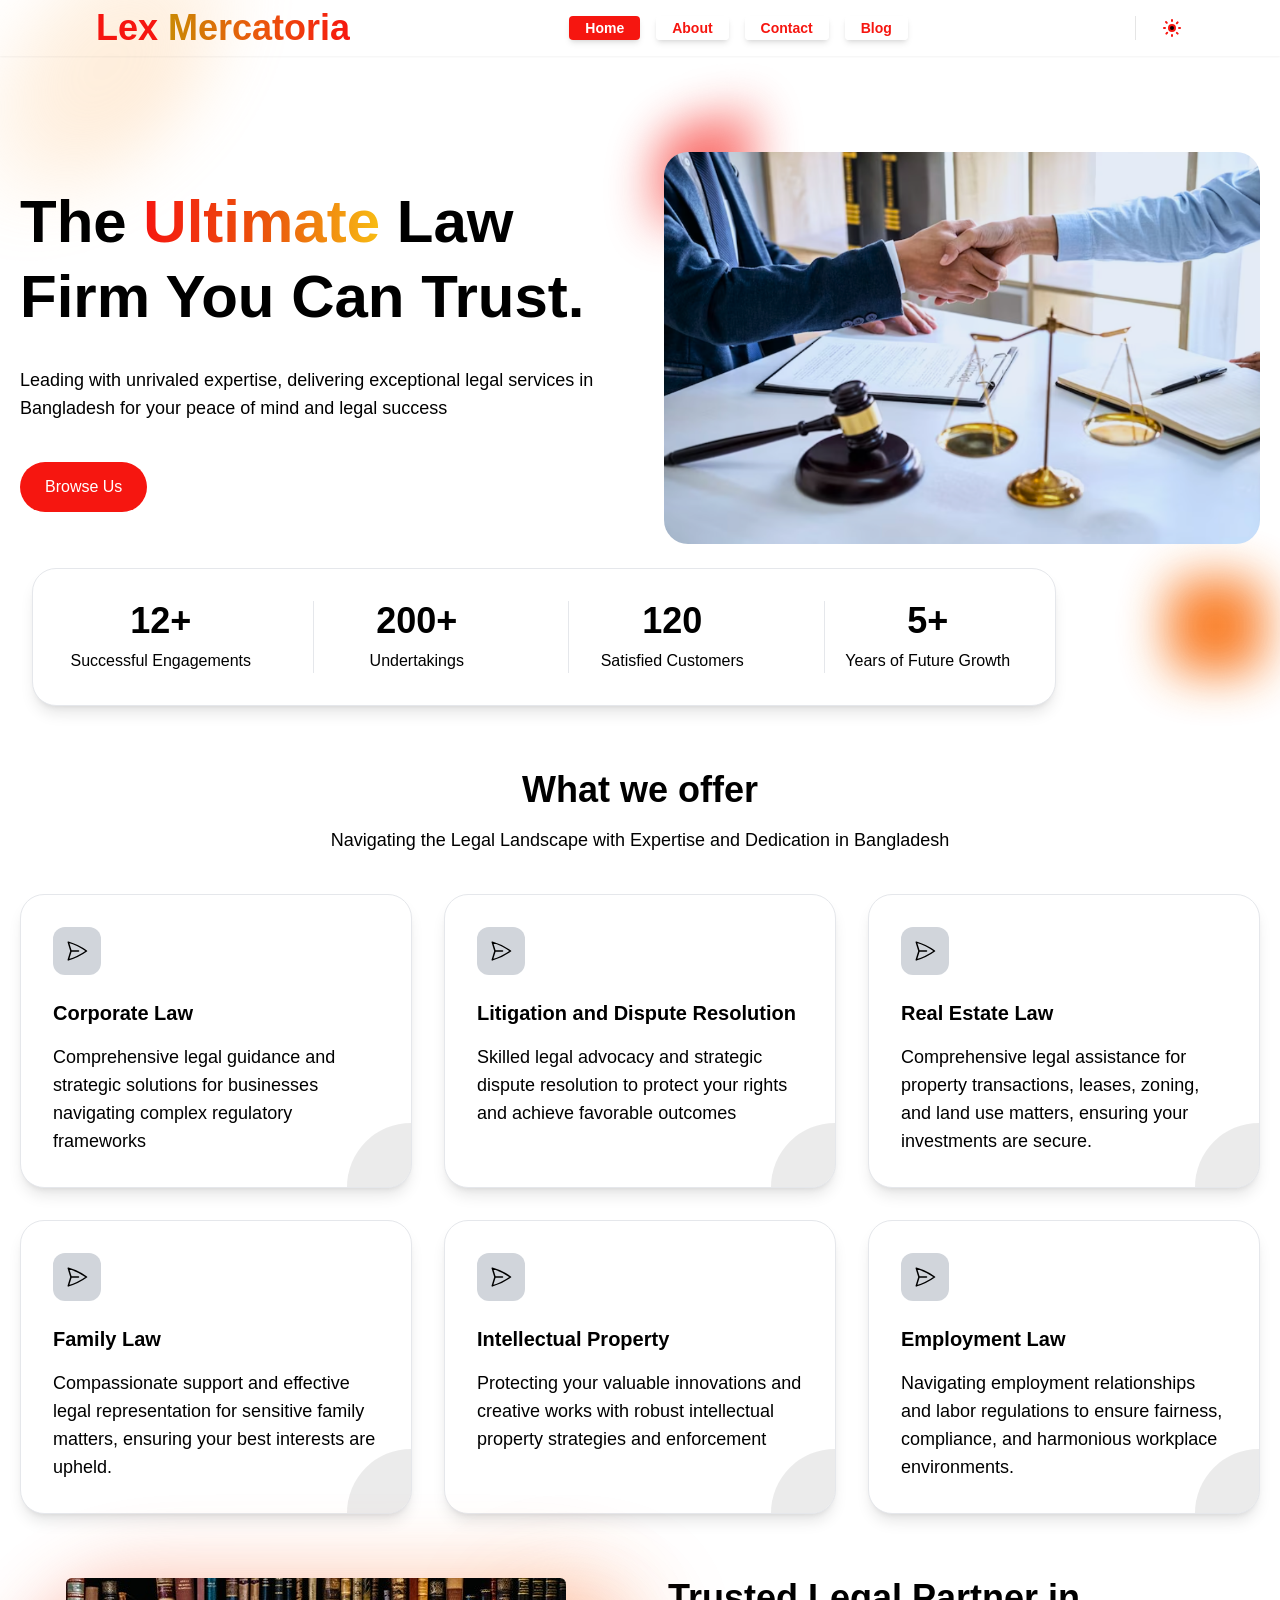
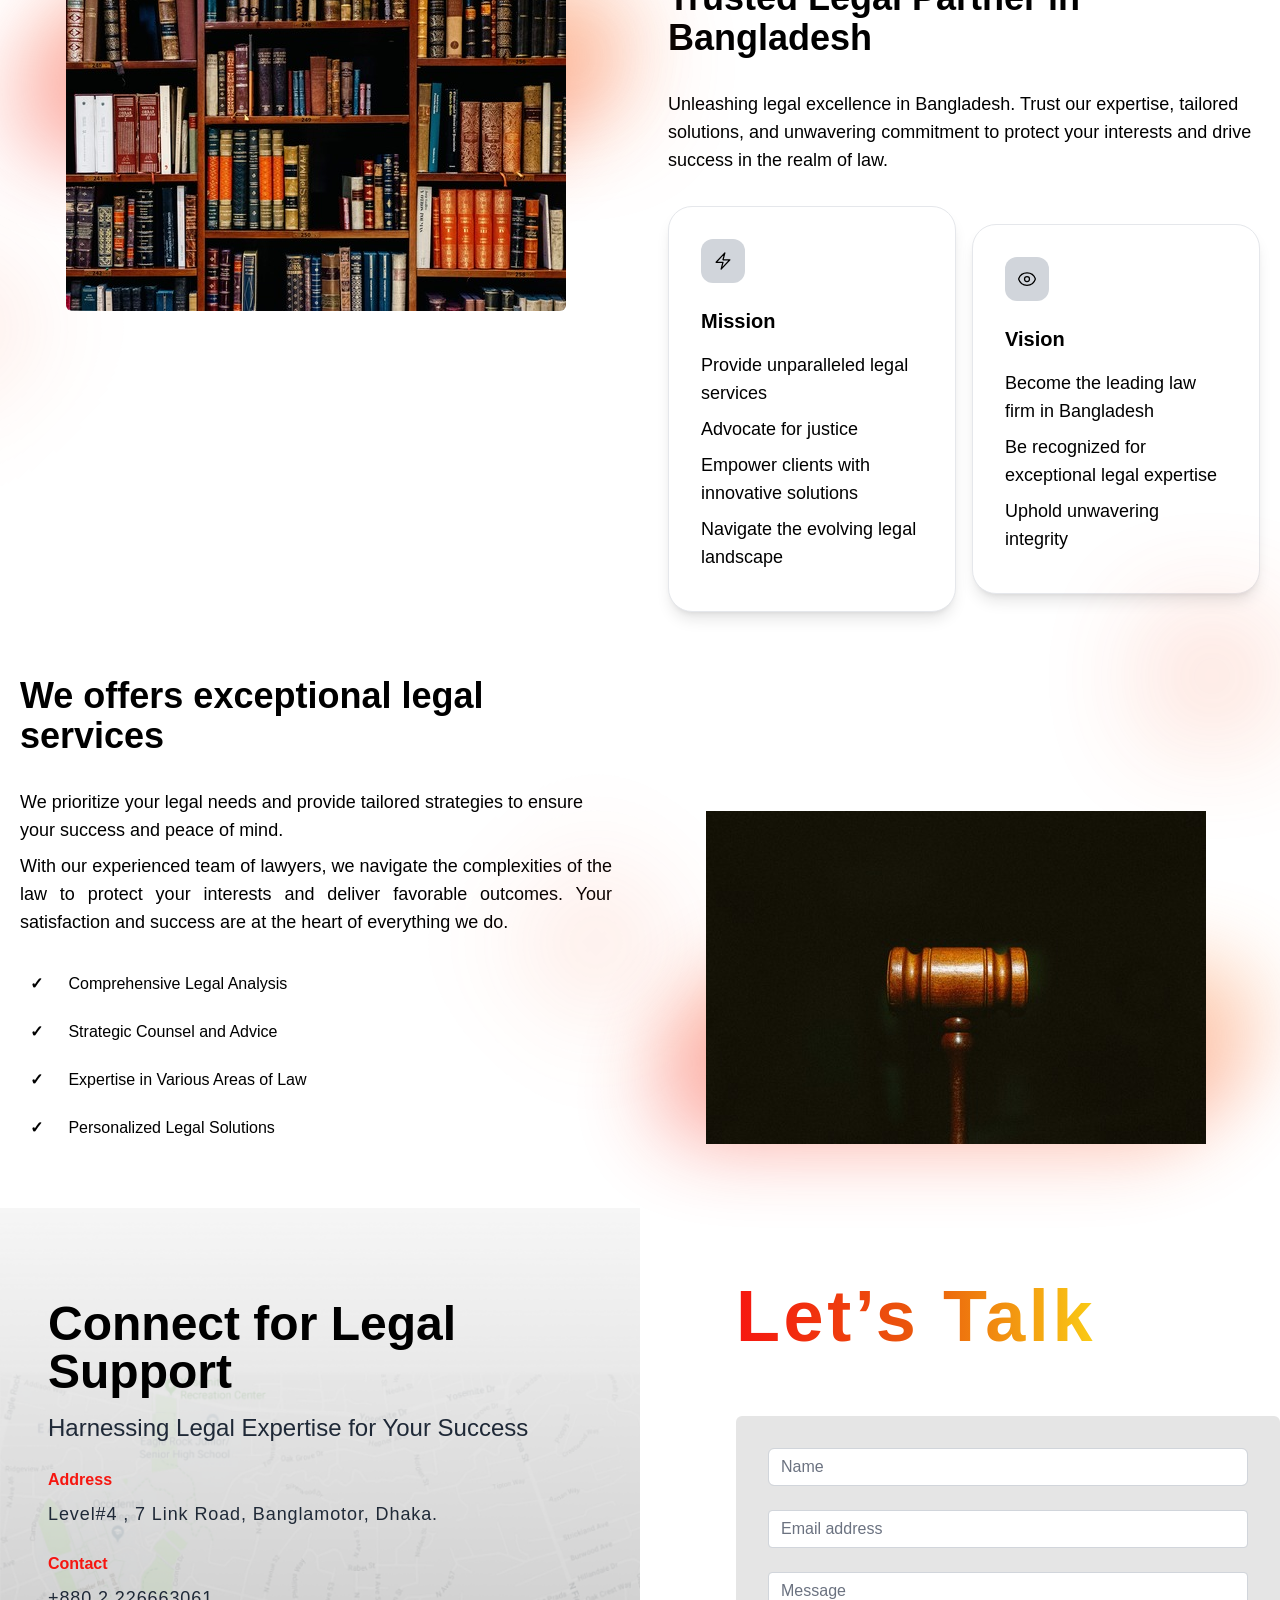
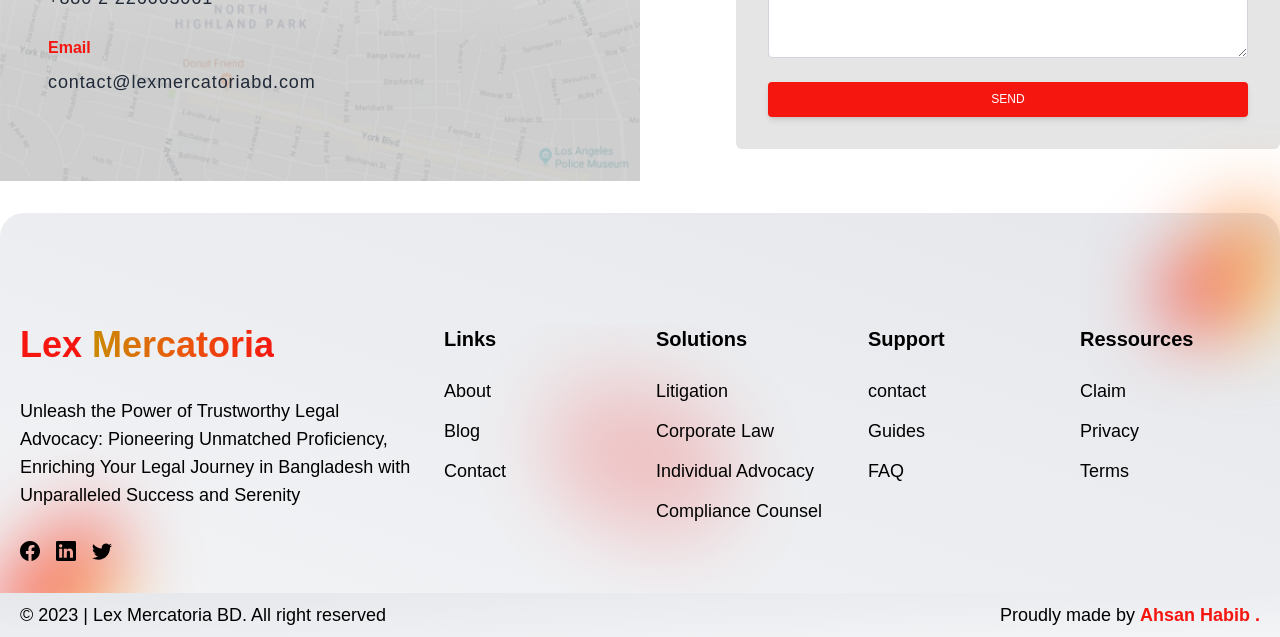
<file: index.html>
<!DOCTYPE html>
<!-- saved from url=(0028)https://lexmercatoriabd.com/ -->
<html lang="en"><head><meta http-equiv="Content-Type" content="text/html; charset=UTF-8">
    
    <meta http-equiv="X-UA-Compatible" content="IE=edge">
    <meta name="viewport" content="width=device-width, initial-scale=1.0">
    <title>
        
        Lex Mercatoria BD
        
    </title>

    <link rel="icon" type="image/png" href="https://lexmercatoriabd.com/static/core/images/lex-logo.jpg">

    <!-- FontAwesome CDN -->
    <link rel="stylesheet" href="./Lex Mercatoria BD_files/all.min.css">
    <link href="./Lex Mercatoria BD_files/css2" rel="stylesheet" type="text/css">

    <!-- external library -->
    <link rel="stylesheet" href="./Lex Mercatoria BD_files/aos.css">

    
<link href="./Lex Mercatoria BD_files/css" rel="stylesheet" type="text/css">
<link rel="stylesheet" href="./Lex Mercatoria BD_files/swiper-bundle.min.css">



    

<link rel="stylesheet" href="./Lex Mercatoria BD_files/styles.css">





    
<link href="./Lex Mercatoria BD_files/home.css" rel="stylesheet">




    <!-- Global site tag (gtag.js) - Google Analytics -->
    <!-- <script async src="https://www.googletagmanager.com/gtag/js?id=G-VNWS09TCSH"></script> -->
    <!-- <script src="/static/core/js/analytics.js"></script> -->

    <!-- core own js -->
    <script src="./Lex Mercatoria BD_files/index.js"></script>
    <script>
        try {
            if (localStorage.theme === 'dark' || (!('theme' in localStorage) && window.matchMedia('(prefers-color-scheme: dark)').matches)) {
                document.documentElement.classList.add('dark')
            } else {
                document.documentElement.classList.remove('dark')
            }
        } catch (_) { }
    </script>


</head>

<body class="scroll-smooth dark:bg-neutral-900 dark:text-white" data-new-gr-c-s-check-loaded="14.1185.0" data-gr-ext-installed="" data-aos-easing="ease-in-out" data-aos-duration="500" data-aos-delay="0">


    <!-- Header -->
    <header>
        
<nav class="navbar absolute  md:px-6 lg:px-12 xl:px-24" id="top-navbar">
  <a class="flex items-center text-primary-default no-underline hover:no-underline font-bold text-2xl lg:text-4xl" href="https://lexmercatoriabd.com/">
    Lex&nbsp;<span class="bg-clip-text text-transparent bg-gradient-to-r from-yellow-600  via-orange-600 to-primary-default">Mercatoria</span>
  </a>

  <!-- for hidden classes -->
  <div class="hidden NavbarSticky"></div>

  <div class="flex items-center justify-around relative">
    <!-- there are two varient of nav menu -->


    <!-- only for small screens -->
    <div class="flex items-center md:hidden">
      

      <button class="text-primary-default mx-2 sm:mx-4" id="toggle-menu-btn">
        <!-- cross -->
        <svg class="h-8 w-8 hidden" id="cross-icon" fill="none" viewBox="0 0 24 24" stroke="currentColor">
          <path strokelinecap="round-icon" strokelinejoin="round" strokewidth="{2}" d="M6 18L18 6M6 6l12 12"></path>
        </svg>
        <!-- menu -->
        <svg class="h-8 w-8" id="menu-icon" fill="none" viewBox="0 0 24 24" stroke="currentColor">
          <path strokelinecap="round" strokelinejoin="round" strokewidth="{2}" d="M4 6h16M4 12h16m-7 6h7"></path>
        </svg>
      </button>
    </div>
    <!-- end only for small screens -->

    <div class="absolute md:relative hidden md:block top-12 md:top-0 -right-2 bg-transparent z-20" id="nav-menu">
      <ul class="block grow-down md:flex items-center justify-around text-sm font-semibold">
        <li class="nav-item active">
          <a class="nav-link" href="https://lexmercatoriabd.com/">Home</a>
        </li>
        <li class="nav-item ">
          <a class="nav-link" href="https://lexmercatoriabd.com/about/">About</a>
        </li>

        <li class="nav-item ">
          <a class="nav-link" href="https://lexmercatoriabd.com/contact-us/">Contact</a>
        </li>
        <li class="nav-item ">
          <a class="nav-link" href="https://lexmercatoriabd.com/blog/">Blog</a>
        </li>


        <!-- only for small screens -->
        

        <!-- dark mode-btn control small screen -->
        <li class="relative md:hidden group">
          <div class="nav-item md:hidden">
            <a class="theme_toggle_btn nav-link cursor-pointer" id="non-link-menu-btn">
              <span class="dark:hidden absolute top-2.5 left-4">
                <svg viewBox="0 0 24 24" fill="currentColor" stroke-width="2" stroke-linecap="round" stroke-linejoin="round" class="w-4 h-4">
                  <path d="M15 12a3 3 0 1 1-6 0 3 3 0 0 1 6 0Z" class="toggle-path stroke-primary-default dark:stroke-primary-default"></path>
                  <path d="M12 4v1M17.66 6.344l-.828.828M20.005 12.004h-1M17.66 17.664l-.828-.828M12 20.01V19M6.34 17.664l.835-.836M3.995 12.004h1.01M6 6l.835.836" class="stroke-primary-default dark:stroke-primary-default"></path>
                </svg>
              </span>
              <span class="hidden dark:inline absolute top-2.5 left-4">
                <svg viewBox="0 0 24 24" fill="currentColor" class="w-4 h-4">
                  <path fill-rule="evenodd" clip-rule="evenodd" d="M17.715 15.15A6.5 6.5 0 0 1 9 6.035C6.106 6.922 4 9.645 4 12.867c0 3.94 3.153 7.136 7.042 7.136 3.101 0 5.734-2.032 6.673-4.853Z" class="fill-transparent"></path>
                  <path d="m17.715 15.15.95.316a1 1 0 0 0-1.445-1.185l.495.869ZM9 6.035l.846.534a1 1 0 0 0-1.14-1.49L9 6.035Zm8.221 8.246a5.47 5.47 0 0 1-2.72.718v2a7.47 7.47 0 0 0 3.71-.98l-.99-1.738Zm-2.72.718A5.5 5.5 0 0 1 9 9.5H7a7.5 7.5 0 0 0 7.5 7.5v-2ZM9 9.5c0-1.079.31-2.082.845-2.93L8.153 5.5A7.47 7.47 0 0 0 7 9.5h2Zm-4 3.368C5 10.089 6.815 7.75 9.292 6.99L8.706 5.08C5.397 6.094 3 9.201 3 12.867h2Zm6.042 6.136C7.718 19.003 5 16.268 5 12.867H3c0 4.48 3.588 8.136 8.042 8.136v-2Zm5.725-4.17c-.81 2.433-3.074 4.17-5.725 4.17v2c3.552 0 6.553-2.327 7.622-5.537l-1.897-.632Z" class="fill-primary-defstroke-primary-default dark:fill-primary-defstroke-primary-default"></path>
                  <path fill-rule="evenodd" clip-rule="evenodd" d="M17 3a1 1 0 0 1 1 1 2 2 0 0 0 2 2 1 1 0 1 1 0 2 2 2 0 0 0-2 2 1 1 0 1 1-2 0 2 2 0 0 0-2-2 1 1 0 1 1 0-2 2 2 0 0 0 2-2 1 1 0 0 1 1-1Z" class="fill-primary-defstroke-primary-default dark:fill-primary-defstroke-primary-default"></path>
                </svg>
              </span>Theme

            </a>
          </div>

          <div class="hidden group-hover:block z-20 absolute top-0 pr-1 right-full">
            <ul class="relative grow-down text-center z-50 bg-white rounded-lg ring-1 ring-neutral-900/10 shadow-lg overflow-hidden w-24 text-sm text-neutral-700 font-semibold dark:bg-neutral-800 dark:ring-0 dark:highlight-white/5 dark:text-neutral-300" aria-labelledby="headlessui-listbox-label-3" aria-orientation="vertical" id="headlessui-listbox-options-5" role="listbox" tabindex="0">
              <li class="light-mode-btn py-1 px-2 flex items-center cursor-pointer text-orange-500 dark:text-neutral-300 hover:bg-neutral-50 dark:hover:bg-neutral-600/30" id="headlessui-listbox-option-31" role="option" tabindex="-1" aria-selected="true"><svg viewBox="0 0 24 24" fill="none" stroke-width="2" stroke-linecap="round" stroke-linejoin="round" class="w-6 h-6 mr-2">
                  <path d="M15 12a3 3 0 1 1-6 0 3 3 0 0 1 6 0Z" class="fill-neutral-400 dark:fill-neutral-500 stroke-orange-500 dark:stroke-neutral-400"></path>
                  <path d="M12 4v1M17.66 6.344l-.828.828M20.005 12.004h-1M17.66 17.664l-.828-.828M12 20.01V19M6.34 17.664l.835-.836M3.995 12.004h1.01M6 6l.835.836" class="stroke-orange-500 dark:stroke-neutral-400 fill-neutral-400 dark:fill-neutral-500"></path>
                </svg>Light</li>
              <li class="dark-mode-btn py-1 px-2 flex items-center cursor-pointer dark:text-orange-500 hover:bg-neutral-50 dark:hover:bg-neutral-600/30" id="headlessui-listbox-option-32" role="option" tabindex="-1">
                <svg viewBox="0 0 24 24" fill="none" class="w-6 h-6 mr-2">
                  <path fill-rule="evenodd" clip-rule="evenodd" d="M17.715 15.15A6.5 6.5 0 0 1 9 6.035C6.106 6.922 4 9.645 4 12.867c0 3.94 3.153 7.136 7.042 7.136 3.101 0 5.734-2.032 6.673-4.853Z" class="fill-transparent"></path>
                  <path d="m17.715 15.15.95.316a1 1 0 0 0-1.445-1.185l.495.869ZM9 6.035l.846.534a1 1 0 0 0-1.14-1.49L9 6.035Zm8.221 8.246a5.47 5.47 0 0 1-2.72.718v2a7.47 7.47 0 0 0 3.71-.98l-.99-1.738Zm-2.72.718A5.5 5.5 0 0 1 9 9.5H7a7.5 7.5 0 0 0 7.5 7.5v-2ZM9 9.5c0-1.079.31-2.082.845-2.93L8.153 5.5A7.47 7.47 0 0 0 7 9.5h2Zm-4 3.368C5 10.089 6.815 7.75 9.292 6.99L8.706 5.08C5.397 6.094 3 9.201 3 12.867h2Zm6.042 6.136C7.718 19.003 5 16.268 5 12.867H3c0 4.48 3.588 8.136 8.042 8.136v-2Zm5.725-4.17c-.81 2.433-3.074 4.17-5.725 4.17v2c3.552 0 6.553-2.327 7.622-5.537l-1.897-.632Z" class="fill-neutral-400 dark:fill-orange-500"></path>
                  <path fill-rule="evenodd" clip-rule="evenodd" d="M17 3a1 1 0 0 1 1 1 2 2 0 0 0 2 2 1 1 0 1 1 0 2 2 2 0 0 0-2 2 1 1 0 1 1-2 0 2 2 0 0 0-2-2 1 1 0 1 1 0-2 2 2 0 0 0 2-2 1 1 0 0 1 1-1Z" class="fill-neutral-400 dark:fill-orange-500"></path>
                </svg>Dark
              </li>
              <li class="device-mode-btn py-1 px-2 flex items-center cursor-pointer hover:bg-neutral-50 dark:hover:bg-neutral-600/30" id="headlessui-listbox-option-33" role="option" tabindex="-1">
                <svg viewBox="0 0 24 24" fill="none" class="w-6 h-6 mr-2">
                  <path d="M4 6a2 2 0 0 1 2-2h12a2 2 0 0 1 2 2v7a2 2 0 0 1-2 2H6a2 2 0 0 1-2-2V6Z" stroke-width="2" stroke-linejoin="round" class="stroke-neutral-400 dark:stroke-neutral-500"></path>
                  <path d="M14 15c0 3 2 5 2 5H8s2-2 2-5" stroke-width="2" stroke-linecap="round" stroke-linejoin="round" class="stroke-slate-400 dark:stroke-slate-500"></path>
                </svg>Device
              </li>
            </ul>
          </div>
        </li>
        <!-- end dark mode-btn control small screen -->

        <!-- end only for small screens -->
      </ul>
    </div>
  </div>

  <!-- only for large screens -->
  <div class="hidden md:flex items-center">

    


    <!-- dark mode-btn control large screen -->
    <div class="relative group">
      <div class="flex items-center border-l border-neutral-200 ml-6 pl-6 dark:border-neutral-400">
        <button type="button" class="theme_toggle_btn" aria-haspopup="true" aria-expanded="false">
          <span class="dark:hidden">
            <svg viewBox="0 0 24 24" fill="currentColor" stroke-width="2" stroke-linecap="round" stroke-linejoin="round" class="w-6 h-6">
              <path d="M15 12a3 3 0 1 1-6 0 3 3 0 0 1 6 0Z" class="stroke-primary-default dark:stroke-primary-default">
              </path>
              <path d="M12 4v1M17.66 6.344l-.828.828M20.005 12.004h-1M17.66 17.664l-.828-.828M12 20.01V19M6.34 17.664l.835-.836M3.995 12.004h1.01M6 6l.835.836" class="stroke-primary-default dark:stroke-primary-default"></path>
            </svg>
          </span>
          <span class="hidden dark:inline"><svg viewBox="0 0 24 24" fill="currentColor" class="w-6 h-6">
              <path fill-rule="evenodd" clip-rule="evenodd" d="M17.715 15.15A6.5 6.5 0 0 1 9 6.035C6.106 6.922 4 9.645 4 12.867c0 3.94 3.153 7.136 7.042 7.136 3.101 0 5.734-2.032 6.673-4.853Z" class="fill-transparent"></path>
              <path d="m17.715 15.15.95.316a1 1 0 0 0-1.445-1.185l.495.869ZM9 6.035l.846.534a1 1 0 0 0-1.14-1.49L9 6.035Zm8.221 8.246a5.47 5.47 0 0 1-2.72.718v2a7.47 7.47 0 0 0 3.71-.98l-.99-1.738Zm-2.72.718A5.5 5.5 0 0 1 9 9.5H7a7.5 7.5 0 0 0 7.5 7.5v-2ZM9 9.5c0-1.079.31-2.082.845-2.93L8.153 5.5A7.47 7.47 0 0 0 7 9.5h2Zm-4 3.368C5 10.089 6.815 7.75 9.292 6.99L8.706 5.08C5.397 6.094 3 9.201 3 12.867h2Zm6.042 6.136C7.718 19.003 5 16.268 5 12.867H3c0 4.48 3.588 8.136 8.042 8.136v-2Zm5.725-4.17c-.81 2.433-3.074 4.17-5.725 4.17v2c3.552 0 6.553-2.327 7.622-5.537l-1.897-.632Z" class="fill-primary-default dark:fill-primary-default"></path>
              <path fill-rule="evenodd" clip-rule="evenodd" d="M17 3a1 1 0 0 1 1 1 2 2 0 0 0 2 2 1 1 0 1 1 0 2 2 2 0 0 0-2 2 1 1 0 1 1-2 0 2 2 0 0 0-2-2 1 1 0 1 1 0-2 2 2 0 0 0 2-2 1 1 0 0 1 1-1Z" class="fill-primary-default dark:fill-primary-default"></path>
            </svg>
          </span>
        </button>
      </div>

      <div class="hidden group-hover:block z-20 absolute -right-1/2">
        <ul class="relative top-4 grow-down text-center z-50 bg-white rounded-lg ring-1 ring-neutral-900/10 shadow-lg overflow-hidden w-24 text-sm text-neutral-700 font-semibold dark:bg-neutral-800 dark:ring-0 dark:highlight-white/5 dark:text-neutral-300" aria-labelledby="headlessui-listbox-label-3" aria-orientation="vertical" id="headlessui-listbox-options-5" role="listbox" tabindex="0">

          <li class="light-mode-btn py-1 px-2 flex items-center cursor-pointer text-orange-500 dark:text-neutral-300 hover:bg-neutral-50 dark:hover:bg-neutral-600/30" id="headlessui-listbox-option-31" role="option" tabindex="-1" aria-selected="true"><svg viewBox="0 0 24 24" fill="none" stroke-width="2" stroke-linecap="round" stroke-linejoin="round" class="w-6 h-6 mr-2">
              <path d="M15 12a3 3 0 1 1-6 0 3 3 0 0 1 6 0Z" class="fill-neutral-400 dark:fill-neutral-500 stroke-orange-500 dark:stroke-neutral-400"></path>
              <path d="M12 4v1M17.66 6.344l-.828.828M20.005 12.004h-1M17.66 17.664l-.828-.828M12 20.01V19M6.34 17.664l.835-.836M3.995 12.004h1.01M6 6l.835.836" class="stroke-orange-500 dark:stroke-neutral-400 fill-neutral-400 dark:fill-neutral-500"></path>
            </svg>Light
          </li>
          <li class="dark-mode-btn py-1 px-2 flex items-center cursor-pointer dark:text-orange-500 hover:bg-neutral-50 dark:hover:bg-neutral-600/30" id="headlessui-listbox-option-32" role="option" tabindex="-1">
            <svg viewBox="0 0 24 24" fill="none" class="w-6 h-6 mr-2">
              <path fill-rule="evenodd" clip-rule="evenodd" d="M17.715 15.15A6.5 6.5 0 0 1 9 6.035C6.106 6.922 4 9.645 4 12.867c0 3.94 3.153 7.136 7.042 7.136 3.101 0 5.734-2.032 6.673-4.853Z" class="fill-transparent"></path>
              <path d="m17.715 15.15.95.316a1 1 0 0 0-1.445-1.185l.495.869ZM9 6.035l.846.534a1 1 0 0 0-1.14-1.49L9 6.035Zm8.221 8.246a5.47 5.47 0 0 1-2.72.718v2a7.47 7.47 0 0 0 3.71-.98l-.99-1.738Zm-2.72.718A5.5 5.5 0 0 1 9 9.5H7a7.5 7.5 0 0 0 7.5 7.5v-2ZM9 9.5c0-1.079.31-2.082.845-2.93L8.153 5.5A7.47 7.47 0 0 0 7 9.5h2Zm-4 3.368C5 10.089 6.815 7.75 9.292 6.99L8.706 5.08C5.397 6.094 3 9.201 3 12.867h2Zm6.042 6.136C7.718 19.003 5 16.268 5 12.867H3c0 4.48 3.588 8.136 8.042 8.136v-2Zm5.725-4.17c-.81 2.433-3.074 4.17-5.725 4.17v2c3.552 0 6.553-2.327 7.622-5.537l-1.897-.632Z" class="fill-neutral-400 dark:fill-orange-500"></path>
              <path fill-rule="evenodd" clip-rule="evenodd" d="M17 3a1 1 0 0 1 1 1 2 2 0 0 0 2 2 1 1 0 1 1 0 2 2 2 0 0 0-2 2 1 1 0 1 1-2 0 2 2 0 0 0-2-2 1 1 0 1 1 0-2 2 2 0 0 0 2-2 1 1 0 0 1 1-1Z" class="fill-neutral-400 dark:fill-orange-500"></path>
            </svg>Dark
          </li>
          <li class="device-mode-btn py-1 px-2 flex items-center cursor-pointer hover:bg-neutral-50 dark:hover:bg-neutral-600/30" id="headlessui-listbox-option-33" role="option" tabindex="-1">
            <svg viewBox="0 0 24 24" fill="none" class="w-6 h-6 mr-2">
              <path d="M4 6a2 2 0 0 1 2-2h12a2 2 0 0 1 2 2v7a2 2 0 0 1-2 2H6a2 2 0 0 1-2-2V6Z" stroke-width="2" stroke-linejoin="round" class="stroke-neutral-400 dark:stroke-neutral-500"></path>
              <path d="M14 15c0 3 2 5 2 5H8s2-2 2-5" stroke-width="2" stroke-linecap="round" stroke-linejoin="round" class="stroke-neutral-400 dark:stroke-neutral-500"></path>
            </svg>Device
          </li>
        </ul>
      </div>
    </div>
    <!-- end dark mode-btn control large screen -->


  </div>
  <!-- end only for large screens -->

</nav>
    </header>
    <!-- End Header -->

    <!-- Body -->
    <div class="main min-h-screen pt-12">
        <div class="pt-2">

            

            

<section class="relative pt-20 lg:pt-24">
  

<div class="mx-auto max-w-7xl w-full px-5 sm:px-8 md:px-14 lg:px-5 flex flex-col lg:flex-row gap-10 lg:gap-12">
    <div class="absolute w-full lg:w-1/2 inset-y-0 lg:right-0 ">
        <span class="absolute -left-6 md:left-4 top-12 lg:top-16 w-24 h-24 rotate-90 skew-x-12 rounded-3xl bg-primary-default blur-xl opacity-40 lg:opacity-60 lg:block hidden"></span>
        <span class="absolute z-0 right-4 bottom-8 w-24 h-24 rounded-3xl bg-orange-500 dark:bg-yellow-700 blur-xl opacity-90"></span>
    </div>
    <span class="w-4/12 lg:w-2/12 aspect-1/1 bg-gradient-to-tr from-orange-200 dark:from-orange-600 to-orange-300 dark:to-orange-700  absolute -top-24 lg:left-0 rounded-full skew-y-12 blur-2xl opacity-30 skew-x-12 rotate-90"></span>
    <div class="relative flex flex-col items-center text-center lg:text-left lg:py-7 xl:py-8 
        lg:items-start lg:max-w-none max-w-3xl mx-auto lg:mx-0 lg:flex-1 lg:w-1/2">

        
        <h1 class="text-3xl/tight sm:text-4xl/tight md:text-5xl/tight xl:text-6xl/tight font-bold text-heading-1">
            The
            <span class="bg-clip-text text-transparent bg-gradient-to-r from-primary-default via-orange-600 to-yellow-400">
                Ultimate
            </span>
            Law Firm You Can Trust.
        </h1>
        

        <p class="md:text-lg text-heading-3 mt-8">
            Leading with unrivaled expertise, delivering exceptional legal services in Bangladesh for your peace of mind and legal success
        </p>
        <div class="mt-10  w-full flex  max-w-md mx-auto lg:mx-0">
            <a href="https://lexmercatoriabd.com/#services">
                <button class="px-6 py-3 rounded-full outline-none  overflow-hidden border duration-300 ease-linear
                                    after:absolute after:inset-x-0 after:aspect-1/1 after:scale-0 after:opacity-70 after:origin-center after:duration-300 after:ease-linear after:rounded-full after:top-0 after:left-0 after:bg-[#ca0801]
                                    bg-primary-default border-transparent relative hover:border-[#8f0c03] hover:after:opacity-100 hover:after:scale-[2.5] min-w-max text-white">
                    <span class="hidden sm:flex relative z-[5]">
                        Browse Us
                    </span>
                    <span class="flex sm:hidden relative z-[5]">
                        <svg xmlns="http://www.w3.org/2000/svg" fill="none" viewBox="0 0 24 24" stroke-width="1.5" stroke="currentColor" class="w-5 h-5">
                            <path stroke-linecap="round" stroke-linejoin="round" d="M6 12L3.269 3.126A59.768 59.768 0 0121.485 12 59.77 59.77 0 013.27 20.876L5.999 12zm0 0h7.5"></path>
                        </svg>
                    </span>
                </button>
            </a>
            
        </div>
    </div>


    <div class="flex flex-1 lg:w-1/2 lg:h-auto relative lg:max-w-none lg:mx-0 mx-auto max-w-3xl">
        <img src="./Lex Mercatoria BD_files/hero-image.png" alt="Hero image" width="2350" height="2359" class="lg:absolute lg:w-full lg:h-full rounded-3xl object-cover lg:max-h-none max-h-96">
    </div>
</div>
  <div class="container relative mx-auto z-10 lg:mx-8  my-6 p-5 sm:p-6 py-6 sm:py-8 max-w-5xl rounded-3xl bg-box-bg dark:bg-box-bg-dark border border-box-border dark:border-box-border-dark shadow-lg  shadow-box-shadow md:divide-x divide-box-border grid grid-cols-2 md:grid-cols-4 gap-4 sm:gap-8 md:gap-6 lg:gap-12">
    
    <div class="text-center">
        <h2 class="font-semibold text-xl sm:text-2xl md:text-4xl text-heading-1">
            12+
        </h2>
        <p class="mt-2 text-heading-3">Successful Engagements</p>
    </div>
    
    <div class="text-center">
        <h2 class="font-semibold text-xl sm:text-2xl md:text-4xl text-heading-1">
            200+
        </h2>
        <p class="mt-2 text-heading-3">Undertakings</p>
    </div>
    
    <div class="text-center">
        <h2 class="font-semibold text-xl sm:text-2xl md:text-4xl text-heading-1">
            120
        </h2>
        <p class="mt-2 text-heading-3">Satisfied Customers</p>
    </div>
    
    <div class="text-center">
        <h2 class="font-semibold text-xl sm:text-2xl md:text-4xl text-heading-1">
            5+
        </h2>
        <p class="mt-2 text-heading-3">Years of Future Growth</p>
    </div>
    

</div>
</section>

<section id="services" class="my-16">
    <div class="mx-auto max-w-7xl w-full px-5 sm:px-8 md:px-14 lg:px-5 space-y-10 md:sapce-y-12">
        <div class="text-center max-w-3xl mx-auto space-y-4">
            <h1 class="text-heading-1 font-semibold text-2xl sm:text-3xl md:text-4xl">

                What we offer

            </h1>
            <p class="md:text-lg text-heading-3 undefined">

                Navigating the Legal Landscape with Expertise and Dedication in Bangladesh

            </p>
        </div>
        <div class="grid sm:grid-cols-2 lg:grid-cols-3 gap-6 lg:gap-8">

            
            <div class="p-5 sm:p-6 lg:p-8 rounded-3xl border border-box-border dark:border-box-border-dark bg-box-bg dark:bg-box-bg-dark shadow-lg shadow-box-shadow relative overflow-hidden">
                <div class="rounded-xl bg-gray-300 dark:bg-orange-950 p-3 text-heading-1 w-max relative">
                    <span>
                        <svg xmlns="http://www.w3.org/2000/svg" fill="none" viewBox="0 0 24 24" stroke-width="1.5" stroke="currentColor" class="w-6 h-6">
                            <path stroke-linecap="round" stroke-linejoin="round" d="M6 12L3.269 3.126A59.768 59.768 0 0121.485 12 59.77 59.77 0 013.27 20.876L5.999 12zm0 0h7.5">
                            </path>
                        </svg>
                    </span>
                </div>
                <div class="mt-6 space-y-4 relative">
                    <h2 class="text-lg md:text-xl font-semibold text-heading-2 dark:text-neutral-200">
                        Corporate Law
                    </h2>
                    <p class="md:text-lg text-heading-3 undefined">
                        Comprehensive legal guidance and strategic solutions for businesses navigating complex regulatory frameworks
                    </p>
                </div>
                <span class="absolute w-32 aspect-1/1 -bottom-16 -right-16 bg-neutral-700/10 dark:bg-neutral-600/10 rounded-full"></span>
            </div>
            
            <div class="p-5 sm:p-6 lg:p-8 rounded-3xl border border-box-border dark:border-box-border-dark bg-box-bg dark:bg-box-bg-dark shadow-lg shadow-box-shadow relative overflow-hidden">
                <div class="rounded-xl bg-gray-300 dark:bg-orange-950 p-3 text-heading-1 w-max relative">
                    <span>
                        <svg xmlns="http://www.w3.org/2000/svg" fill="none" viewBox="0 0 24 24" stroke-width="1.5" stroke="currentColor" class="w-6 h-6">
                            <path stroke-linecap="round" stroke-linejoin="round" d="M6 12L3.269 3.126A59.768 59.768 0 0121.485 12 59.77 59.77 0 013.27 20.876L5.999 12zm0 0h7.5">
                            </path>
                        </svg>
                    </span>
                </div>
                <div class="mt-6 space-y-4 relative">
                    <h2 class="text-lg md:text-xl font-semibold text-heading-2 dark:text-neutral-200">
                        Litigation and Dispute Resolution
                    </h2>
                    <p class="md:text-lg text-heading-3 undefined">
                        Skilled legal advocacy and strategic dispute resolution to protect your rights and achieve favorable outcomes
                    </p>
                </div>
                <span class="absolute w-32 aspect-1/1 -bottom-16 -right-16 bg-neutral-700/10 dark:bg-neutral-600/10 rounded-full"></span>
            </div>
            
            <div class="p-5 sm:p-6 lg:p-8 rounded-3xl border border-box-border dark:border-box-border-dark bg-box-bg dark:bg-box-bg-dark shadow-lg shadow-box-shadow relative overflow-hidden">
                <div class="rounded-xl bg-gray-300 dark:bg-orange-950 p-3 text-heading-1 w-max relative">
                    <span>
                        <svg xmlns="http://www.w3.org/2000/svg" fill="none" viewBox="0 0 24 24" stroke-width="1.5" stroke="currentColor" class="w-6 h-6">
                            <path stroke-linecap="round" stroke-linejoin="round" d="M6 12L3.269 3.126A59.768 59.768 0 0121.485 12 59.77 59.77 0 013.27 20.876L5.999 12zm0 0h7.5">
                            </path>
                        </svg>
                    </span>
                </div>
                <div class="mt-6 space-y-4 relative">
                    <h2 class="text-lg md:text-xl font-semibold text-heading-2 dark:text-neutral-200">
                        Real Estate Law
                    </h2>
                    <p class="md:text-lg text-heading-3 undefined">
                        Comprehensive legal assistance for property transactions, leases, zoning, and land use matters, ensuring your investments are secure.
                    </p>
                </div>
                <span class="absolute w-32 aspect-1/1 -bottom-16 -right-16 bg-neutral-700/10 dark:bg-neutral-600/10 rounded-full"></span>
            </div>
            
            <div class="p-5 sm:p-6 lg:p-8 rounded-3xl border border-box-border dark:border-box-border-dark bg-box-bg dark:bg-box-bg-dark shadow-lg shadow-box-shadow relative overflow-hidden">
                <div class="rounded-xl bg-gray-300 dark:bg-orange-950 p-3 text-heading-1 w-max relative">
                    <span>
                        <svg xmlns="http://www.w3.org/2000/svg" fill="none" viewBox="0 0 24 24" stroke-width="1.5" stroke="currentColor" class="w-6 h-6">
                            <path stroke-linecap="round" stroke-linejoin="round" d="M6 12L3.269 3.126A59.768 59.768 0 0121.485 12 59.77 59.77 0 013.27 20.876L5.999 12zm0 0h7.5">
                            </path>
                        </svg>
                    </span>
                </div>
                <div class="mt-6 space-y-4 relative">
                    <h2 class="text-lg md:text-xl font-semibold text-heading-2 dark:text-neutral-200">
                        Family Law
                    </h2>
                    <p class="md:text-lg text-heading-3 undefined">
                        Compassionate support and effective legal representation for sensitive family matters, ensuring your best interests are upheld.
                    </p>
                </div>
                <span class="absolute w-32 aspect-1/1 -bottom-16 -right-16 bg-neutral-700/10 dark:bg-neutral-600/10 rounded-full"></span>
            </div>
            
            <div class="p-5 sm:p-6 lg:p-8 rounded-3xl border border-box-border dark:border-box-border-dark bg-box-bg dark:bg-box-bg-dark shadow-lg shadow-box-shadow relative overflow-hidden">
                <div class="rounded-xl bg-gray-300 dark:bg-orange-950 p-3 text-heading-1 w-max relative">
                    <span>
                        <svg xmlns="http://www.w3.org/2000/svg" fill="none" viewBox="0 0 24 24" stroke-width="1.5" stroke="currentColor" class="w-6 h-6">
                            <path stroke-linecap="round" stroke-linejoin="round" d="M6 12L3.269 3.126A59.768 59.768 0 0121.485 12 59.77 59.77 0 013.27 20.876L5.999 12zm0 0h7.5">
                            </path>
                        </svg>
                    </span>
                </div>
                <div class="mt-6 space-y-4 relative">
                    <h2 class="text-lg md:text-xl font-semibold text-heading-2 dark:text-neutral-200">
                        Intellectual Property
                    </h2>
                    <p class="md:text-lg text-heading-3 undefined">
                        Protecting your valuable innovations and creative works with robust intellectual property strategies and enforcement
                    </p>
                </div>
                <span class="absolute w-32 aspect-1/1 -bottom-16 -right-16 bg-neutral-700/10 dark:bg-neutral-600/10 rounded-full"></span>
            </div>
            
            <div class="p-5 sm:p-6 lg:p-8 rounded-3xl border border-box-border dark:border-box-border-dark bg-box-bg dark:bg-box-bg-dark shadow-lg shadow-box-shadow relative overflow-hidden">
                <div class="rounded-xl bg-gray-300 dark:bg-orange-950 p-3 text-heading-1 w-max relative">
                    <span>
                        <svg xmlns="http://www.w3.org/2000/svg" fill="none" viewBox="0 0 24 24" stroke-width="1.5" stroke="currentColor" class="w-6 h-6">
                            <path stroke-linecap="round" stroke-linejoin="round" d="M6 12L3.269 3.126A59.768 59.768 0 0121.485 12 59.77 59.77 0 013.27 20.876L5.999 12zm0 0h7.5">
                            </path>
                        </svg>
                    </span>
                </div>
                <div class="mt-6 space-y-4 relative">
                    <h2 class="text-lg md:text-xl font-semibold text-heading-2 dark:text-neutral-200">
                        Employment Law
                    </h2>
                    <p class="md:text-lg text-heading-3 undefined">
                        Navigating employment relationships and labor regulations to ensure fairness, compliance, and harmonious workplace environments.
                    </p>
                </div>
                <span class="absolute w-32 aspect-1/1 -bottom-16 -right-16 bg-neutral-700/10 dark:bg-neutral-600/10 rounded-full"></span>
            </div>
            

        </div>
    </div>
</section>


<section id="about-us" class="my-16">
    <div class="mx-auto max-w-7xl w-full px-5 sm:px-8 md:px-14 lg:px-5 flex flex-col md:flex-row gap-10 lg:gap-12">
        <div class="max-w-md mx-auto md:max-w-none lg:mx-0  lg:pr-10 xl:pr-2 flex-1 flex w-11/12 md:w-5/12 lg:w-1/2 md:h-auto">
            <div class="w-full h-80 sm:h-96 md:h-full relative">
                <div class="absolute rotate-45 -left-5 md:-left-10 lg:-left-20 xl:-left-24 p-1 top-1/2 w-16 h-16 bg-gradient-to-br from-primary-default to-orange-400 blur-3xl opacity-50">
                </div>
                <div class="absolute  p-1 top-4 md:top-10 right-0 w-20 h-20 bg-gradient-to-br from-primary-default to-orange-400 rounded-full blur-3xl opacity-60">
                </div>

                <span class="absolute w-full aspect-[16/5] -skew-x-12 rounded-full bg-gradient-to-tr from-primary-default to-orange-400 opacity-40 blur-2xl left-0 top-0"></span>
                <img src="./Lex Mercatoria BD_files/books.jpg" alt="banner image" width="1240" height="1385" class="rounded-md w-auto left-1/2 -translate-x-1/2 absolute  max-h-full">
            </div>
        </div>
        <div class="flex-1 flex md:w-7/12 lg:w-1/2 flex-col">
            <h1 class="text-heading-1 font-semibold text-2xl sm:text-3xl md:text-4xl">

                Trusted Legal Partner in Bangladesh
            </h1>
            <p class="md:text-lg text-heading-3 mt-8">

                Unleashing legal excellence in Bangladesh. Trust our expertise, tailored solutions, and unwavering
                commitment to protect
                your interests and drive success in the realm of law.

            </p>
            <div class="pt-8 grid grid-cols-2 items-center gap-4 max-w-3xl md:max-w-[none]">
                <div class="p-5 sm:p-6 lg:p-8 rounded-3xl border border-box-border dark:border-box-border-dark bg-box-bg dark:bg-box-bg-dark shadow-lg shadow-box-shadow relative overflow-hidden">
                    <div class="rounded-xl bg-gray-300 dark:bg-orange-950 p-3 text-heading-1 w-max relative">
                        <span>
                            <svg xmlns="http://www.w3.org/2000/svg" width="30" fill="none" viewBox="0 0 24 24" stroke-width="1.5" stroke="currentColor" class="w-4 h-4 sm:w-5 sm:h-5">
                                <path stroke-linecap="round" stroke-linejoin="round" d="M3.75 13.5l10.5-11.25L12 10.5h8.25L9.75 21.75 12 13.5H3.75z"></path>
                            </svg>
                        </span>
                    </div>
                    <h2 class="md:text-xl font-semibold text-heading-2 mt-6 mb-4"> Mission </h2>
                    
                    <div class="my-2">
                        <p class=" md:text-lg text-heading-3 ">
                            Provide unparalleled legal services 
                        </p>
                    </div>
                    
                    <div class="my-2">
                        <p class=" md:text-lg text-heading-3 ">
                             Advocate for justice 
                        </p>
                    </div>
                    
                    <div class="my-2">
                        <p class=" md:text-lg text-heading-3 ">
                             Empower clients with innovative solutions 
                        </p>
                    </div>
                    
                    <div class="my-2">
                        <p class=" md:text-lg text-heading-3 ">
                             Navigate the evolving legal landscape
                        </p>
                    </div>
                    
                </div>
                <div class="p-5 sm:p-6 lg:p-8 rounded-3xl border border-box-border dark:border-box-border-dark dark:bg-box-bg-dark bg-box-bg shadow-lg shadow-box-shadow relative overflow-hidden">
                    <div class="rounded-xl bg-gray-300 dark:bg-orange-950 p-3 text-heading-1 w-max relative">
                        <span>
                            <svg xmlns="http://www.w3.org/2000/svg" width="30" fill="none" viewBox="0 0 24 24" stroke-width="1.5" stroke="currentColor" class="w-4 h-4 sm:w-5 sm:h-5">
                                <path stroke-linecap="round" stroke-linejoin="round" d="M2.036 12.322a1.012 1.012 0 010-.639C3.423 7.51 7.36 4.5 12 4.5c4.638 0 8.573 3.007 9.963 7.178.07.207.07.431 0 .639C20.577 16.49 16.64 19.5 12 19.5c-4.638 0-8.573-3.007-9.963-7.178z">
                                </path>
                                <path stroke-linecap="round" stroke-linejoin="round" d="M15 12a3 3 0 11-6 0 3 3 0 016 0z"></path>
                            </svg>
                        </span>
                    </div>
                    <h2 class="md:text-xl font-semibold text-heading-2 mt-6 mb-4"> Vision </h2>

                    
                    <div class="my-2">
                        <p class="md:text-lg text-heading-3">
                            
                            Become the leading law firm in Bangladesh 
                        </p>
                    </div>
                    
                    <div class="my-2">
                        <p class="md:text-lg text-heading-3">
                            
                             
Be recognized for exceptional legal expertise 
                        </p>
                    </div>
                    
                    <div class="my-2">
                        <p class="md:text-lg text-heading-3">
                            
                             
Uphold unwavering integrity
                        </p>
                    </div>
                    
                </div>
            </div>
        </div>
    </div>
</section>


<section id="features" class="my-16">
    <div class="mx-auto max-w-7xl w-full px-5 sm:px-8 md:px-14 lg:px-5 flex flex-col md:flex-row gap-10 lg:gap-12">
        <div class="flex-1 flex md:w-7/12 lg:w-1/2 flex-col">
            <h1 class="text-heading-1 font-semibold text-2xl sm:text-3xl md:text-4xl">

                We offers exceptional legal services

            </h1>
            <p class="md:text-lg text-heading-3 mt-8">

                We prioritize your legal needs and provide tailored strategies to ensure your success and peace of mind.
            </p>
            <p class="md:text-lg text-heading-3 mt-2 text-justify">

                With our experienced team of lawyers, we navigate the complexities of the law to protect your interests
                and deliver
                favorable outcomes. Your satisfaction and success are at the heart of everything we do.

            </p>
            <ul class="mt-8 space-y-4 text-heading-3 font-medium">
                <li>
                    <span class="font-bold bg-box-bg dark:bg-box-bg-dark rounded-full w-8 h-8 mr-3 text-primary inline-flex justify-center items-center">✓</span>
                    Comprehensive Legal Analysis
                </li>
                <li>
                    <span class="font-bold bg-box-bg dark:bg-box-bg-dark rounded-full w-8 h-8 mr-3 text-primary inline-flex justify-center items-center">✓</span>
                    Strategic Counsel and Advice
                </li>
                <li>
                    <span class="font-bold bg-box-bg dark:bg-box-bg-dark rounded-full w-8 h-8 mr-3 text-primary inline-flex justify-center items-center">✓</span>
                    Expertise in Various Areas of Law
                </li>
                <li>
                    <span class="font-bold bg-box-bg dark:bg-box-bg-dark rounded-full w-8 h-8 mr-3 text-primary inline-flex justify-center items-center">✓</span>
                    Personalized Legal Solutions
                </li>
            </ul>
        </div>
        <div class="max-w-md mx-auto md:max-w-none lg:mx-0  lg:pr-10 xl:pr-2 flex-1 flex w-11/12 md:w-5/12 lg:w-1/2 md:h-auto">
            <div class="w-full h-80 sm:h-96 md:h-full relative">
                <div class="absolute rotate-45 -left-5 md:-left-10 lg:-left-20 xl:-left-24 p-1 top-1/2 w-16 h-16 bg-gradient-to-br from-primary-default to-orange-400 blur-3xl opacity-50">
                </div>
                <div class="absolute  p-1 -top-4 md:-top-10 right-0 w-20 h-20 bg-gradient-to-br from-primary-default to-orange-400 rounded-full blur-3xl opacity-60">
                </div>

                <span class="absolute w-full aspect-[16/5] -skew-x-12 rounded-full bg-gradient-to-tr from-primary-default to-orange-400 opacity-40 blur-2xl left-0 bottom-0"></span>
                <img src="./Lex Mercatoria BD_files/dark-hammer.jpg" alt="banner image" width="1240" height="1385" class=" w-auto left-1/2 -translate-x-1/2 absolute bottom-0 max-h-full">
            </div>
        </div>
    </div>
</section>

<div class="py-4 lg:py-8 relative">
    <img src="./Lex Mercatoria BD_files/Back_Image.png" class="h-2/5 lg:h-full w-full lg:w-1/2 absolute dark:hidden inset-0 object-cover object-center xl:block hidden" alt="map">
    <div class="xl:mx-auto xl:container relative dark:bg-neutral-800 ">
        <div class="flex flex-wrap xl:mx-auto xl:container">
            <div class="w-full relative rounded-md overflow-hidden lg:w-1/2 xl:mt-10 mb-10 2xl:pr-24 2xl:pl-0 xl:pl-12 pl-0">
                <img src="./Lex Mercatoria BD_files/Back_Image.png" class="h-full w-full xl:w-1/2 absolute inset-0 bg-cover bg-center dark:hidden xl:hidden" alt="map">

                <div class="w-full flex flex-col items-start xl:justify-start relative z-20 xl:px-0 px-4 xl:py-0 py-4">
                    <div class="w-full 2xl:pl-48 xl:pt-1">

                        <div class="px-3 lg:px-0">
                            <h1 class="my-4 text-2xl md:text-3xl lg:text-5xl font-black leading-tight">
                                Connect for Legal Support
                            </h1>
                            <p class="leading-normal text-gray-800 dark:text-white text-base md:text-xl lg:text-2xl mb-4">
                                Harnessing Legal Expertise for
                                Your Success
                            </p>
                        </div>

                        <div class="w-full md:w-10/12">

                            <div class="mt-4 md:mt-6">
                                <h2 class="text-sm md:text-base text-primary-default font-semibold">Address</h2>
                                <h2 class="text-gray-800 dark:text-neutral-200 text-base md:text-lg leading-8 tracking-wider mt-2">
                                    Level#4 , 7 Link Road, Banglamotor, Dhaka.
                                </h2>
                            </div>
                            <div class="mt-4 md:mt-6">
                                <h2 class="text-sm md:text-base text-primary-default font-semibold">Contact</h2>
                                <h2 class="text-gray-800 dark:text-neutral-200 text-base md:text-lg leading-8 tracking-wider mt-2">
                                    +880 2 226663061
                                </h2>
                            </div>
                            <div class="mt-4 md:mt-6">
                                <h2 class="text-sm md:text-base text-primary-default font-semibold">Email</h2>
                                <h2 class="text-gray-800 dark:text-neutral-200 text-base md:text-lg leading-8 tracking-wider mt-2">
                                    contact@lexmercatoriabd.com</h2>
                            </div>
                        </div>
                    </div>
                </div>
            </div>
            <div class="w-full lg:w-1/2 xl:pt-10 lg:pl-24">
                <div class="flex flex-col items-start xl:justify-start 2xl:justify-end xl:px-0 px-4">
                    <h1 class="text-4xl md:text-5xl lg:text-7xl font-bold tracking-wider bg-clip-text text-transparent bg-gradient-to-r from-primary-default via-orange-600 to-yellow-400">
                        Let’s Talk</h1>

                    <div class="w-full 2xl:w-8/12 bg-neutral-200 dark:bg-neutral-800 rounded-md p-8 mx-auto lg:mt-16 mt-8" role="form">

                        <form method="post" action="https://lexmercatoriabd.com/contact-us/">
                            <input type="hidden" name="csrfmiddlewaretoken" value="GC91u29u8321buQJTPDbA7RZIjOPrkDfdVV2pJSHPnQlSFGoTxDwEcVZCNlzTV34">
                            <div class="form-group mb-6">
                                <input type="text" name="name" class="form-control focus:ring-primary-default block w-full px-3 py-1.5 text-base font-normal text-gray-700 bg-white dark:text-gray-100 dark:bg-black bg-clip-padding border border-solid border-gray-300 rounded-md transition ease-in-out m-0 focus:text-gray-700 focus:bg-white focus:border-primary-default focus:outline-none" id="exampleInput7" placeholder="Name">
                            </div>
                            <div class="form-group mb-6">
                                <input type="email" name="email" class="form-control focus:ring-primary-default block w-full px-3 py-1.5 text-base font-normal text-gray-700 bg-white  dark:text-gray-100 dark:bg-black bg-clip-padding border border-solid border-gray-300 rounded transition ease-in-out m-0 focus:text-gray-700 focus:bg-white focus:border-primary-default focus:outline-none" id="exampleInput8" placeholder="Email address">
                            </div>
                            <div class="form-group mb-6">
                                <textarea name="message" class=" form-control focus:ring-primary-default block w-full px-3 py-1.5 text-base font-normal text-gray-700 bg-white  dark:text-gray-100 dark:bg-black bg-clip-padding border border-solid border-gray-300 rounded transition ease-in-out m-0 focus:text-gray-700 focus:bg-white focus:border-primary-default focus:outline-none
                      " id="exampleFormControlTextarea13" rows="3" placeholder="Message"></textarea>
                            </div>

                            <button type="submit" class=" w-full px-6 py-2.5 bg-primary-default text-white font-medium text-xs leading-tight uppercase rounded shadow-md hover:bg-orange-800 hover:shadow-lg focus:bg-orange-800 focus:shadow-lg focus:outline-none focus:ring-0 active:bg-orange-700 active:shadow-lg transition duration-150 ease-in-out">Send</button>
                        </form>
                    </div>
                </div>
            </div>
        </div>
    </div>
</div>



        </div>
    </div>
    <!-- End Body -->

    <!-- Footer -->
    <footer>
        <footer class="relative  mt-8 bg-gradient-to-tr from-gray-100 to-gray-200 dark:from-gray-900 pt-28 rounded-t-3xl">
  <div class="absolute right-0 top-0 h-full w-full flex justify-end">
    <div class="w-28 h-28 overflow-hidden flex rounded-xl relative blur-2xl">
      <span class="absolute w-16 h-16 -top-1 -right-1 bg-orange-500 rounded-md rotate-45"></span>
      <span class="absolute w-16 h-16 -bottom-1 -right-1 bg-[#FCDC58] rounded-md rotate-45"></span>
      <span class="absolute w-16 h-16 -bottom-1 -left-1 bg-primary-default rounded-md rotate-45"></span>
    </div>
  </div>

  <div class="absolute left-0 bottom-0 h-full w-full flex items-end">
    <div class="w-28 h-28 overflow-hidden flex rounded-xl relative blur-2xl">
      <span class="absolute w-16 h-16 -top-1 -right-1 bg-primary-default rounded-md rotate-45"></span>
      <span class="absolute w-16 h-16 -bottom-1 -right-1 bg-[#FCDC58] rounded-md rotate-45"></span>
      <span class="absolute w-16 h-16 -bottom-1 -left-1 bg-primary-default rounded-md rotate-45"></span>
    </div>
  </div>
  <div class="mx-auto max-w-7xl w-full px-5 sm:px-8 md:px-14 lg:px-5 pb-8 relative overflow-hidden">
    <span class="absolute top-1/2 left-1/2 -translate-y-1/2 -translate-x-1/2 blur-2xl opacity-20 w-24 h-16 sm:w-48 sm:h-36 rounded-full rotate-12 skew-x-6 bg-primary-default"></span>
    <div class="grid grid-cols-2 lg:grid-cols-3 lg:items-stretch gap-8 relative">
      <div class="col-span-2 lg:col-span-1 h-auto flex flex-col">
        <div class="h-full">
          <a class="flex items-center text-primary-default no-underline hover:no-underline font-bold text-2xl lg:text-4xl" href="https://lexmercatoriabd.com/">
            Lex&nbsp;<span class="bg-clip-text text-transparent bg-gradient-to-r from-yellow-600  via-orange-600 to-primary-default">Mercatoria</span>
          </a>
          <p class="md:text-lg text-heading-3 mt-8">

            Unleash the Power of Trustworthy Legal Advocacy: Pioneering Unmatched Proficiency, Enriching Your Legal
            Journey in
            Bangladesh with Unparalleled Success and Serenity
          </p>
        </div>

        <!-- social links -->
        <div class="min-h-max flex items-center gap-4 text-heading-3 mt-8">
          <a href="https://lexmercatoriabd.com/#" class="transition hover:text-heading-1 hover:scale-105">
            <svg xmlns="http://www.w3.org/2000/svg" width="16" height="16" fill="currentColor" class="w-5 h-5" viewBox="0 0 16 16">
              <path d="M16 8.049c0-4.446-3.582-8.05-8-8.05C3.58 0-.002 3.603-.002 8.05c0 4.017 2.926 7.347 6.75 7.951v-5.625h-2.03V8.05H6.75V6.275c0-2.017 1.195-3.131 3.022-3.131.876 0 1.791.157 1.791.157v1.98h-1.009c-.993 0-1.303.621-1.303 1.258v1.51h2.218l-.354 2.326H9.25V16c3.824-.604 6.75-3.934 6.75-7.951z">
              </path>
            </svg>
            <span class="sr-only">social link</span>
          </a>

          <a href="https://lexmercatoriabd.com/#" class="transition hover:text-heading-1 hover:scale-105">
            <svg xmlns="http://www.w3.org/2000/svg" width="16" height="16" fill="currentColor" class="w-5 h-5" viewBox="0 0 16 16">
              <path d="M0 1.146C0 .513.526 0 1.175 0h13.65C15.474 0 16 .513 16 1.146v13.708c0 .633-.526 1.146-1.175 1.146H1.175C.526 16 0 15.487 0 14.854V1.146zm4.943 12.248V6.169H2.542v7.225h2.401zm-1.2-8.212c.837 0 1.358-.554 1.358-1.248-.015-.709-.52-1.248-1.342-1.248-.822 0-1.359.54-1.359 1.248 0 .694.521 1.248 1.327 1.248h.016zm4.908 8.212V9.359c0-.216.016-.432.08-.586.173-.431.568-.878 1.232-.878.869 0 1.216.662 1.216 1.634v3.865h2.401V9.25c0-2.22-1.184-3.252-2.764-3.252-1.274 0-1.845.7-2.165 1.193v.025h-.016a5.54 5.54 0 0 1 .016-.025V6.169h-2.4c.03.678 0 7.225 0 7.225h2.4z">
              </path>
            </svg>
            <span class="sr-only">social link</span>
          </a>

          <a href="https://lexmercatoriabd.com/#" class="transition hover:text-heading-1 hover:scale-105">
            <svg xmlns="http://www.w3.org/2000/svg" width="16" height="16" fill="currentColor" class="w-5 h-5" viewBox="0 0 16 16">
              <path d="M5.026 15c6.038 0 9.341-5.003 9.341-9.334 0-.14 0-.282-.006-.422A6.685 6.685 0 0 0 16 3.542a6.658 6.658 0 0 1-1.889.518 3.301 3.301 0 0 0 1.447-1.817 6.533 6.533 0 0 1-2.087.793A3.286 3.286 0 0 0 7.875 6.03a9.325 9.325 0 0 1-6.767-3.429 3.289 3.289 0 0 0 1.018 4.382A3.323 3.323 0 0 1 .64 6.575v.045a3.288 3.288 0 0 0 2.632 3.218 3.203 3.203 0 0 1-.865.115 3.23 3.23 0 0 1-.614-.057 3.283 3.283 0 0 0 3.067 2.277A6.588 6.588 0 0 1 .78 13.58a6.32 6.32 0 0 1-.78-.045A9.344 9.344 0 0 0 5.026 15z">
              </path>
            </svg>
            <span class="sr-only">social link</span>
          </a>


        </div>
      </div>

      <div class="grid md:grid-cols-2 gap-8 h-max">
        <nav class="space-y-6">
          <h2 class="capitalze font-semibold text-heading-1 text-xl">
            Links
          </h2>
          <ul class="space-y-3 font-medium md:text-lg text-heading-3">
            <li>
              <a href="https://lexmercatoriabd.com/about" class="transition hover:text-primary">
                About
              </a>
            </li>
            <li>
              <a href="https://lexmercatoriabd.com/#" class="transition hover:text-primary">
                Blog
              </a>
            </li>
            <li>
              <a href="https://lexmercatoriabd.com/#" class="transition hover:text-primary">
                Contact
              </a>
            </li>

          </ul>
        </nav>
        <nav class="space-y-6">
          <h2 class="capitalze font-semibold text-heading-1 text-xl">
            Solutions
          </h2>
          <ul class="space-y-3 font-medium md:text-lg text-heading-3">
            <li>
              <a href="https://lexmercatoriabd.com/#" class="transition hover:text-primary">
                Litigation
              </a>
            </li>
            <li>
              <a href="https://lexmercatoriabd.com/#" class="transition hover:text-primary">
                Corporate Law
              </a>
            </li>
            <li>
              <a href="https://lexmercatoriabd.com/#" class="transition hover:text-primary">
                Individual Advocacy
              </a>
            </li>
            <li>
              <a href="https://lexmercatoriabd.com/#" class="transition hover:text-primary">
                Compliance Counsel
              </a>
            </li>
          </ul>
        </nav>
      </div>

      <div class="grid md:grid-cols-2 gap-8 h-max">
        <nav class="space-y-6">
          <h2 class="capitalze font-semibold text-heading-1 text-xl">
            Support
          </h2>
          <ul class="space-y-3 font-medium md:text-lg text-heading-3">
            <li>
              <a href="https://lexmercatoriabd.com/#" class="transition hover:text-primary">
                contact
              </a>
            </li>
            <li>
              <a href="https://lexmercatoriabd.com/#" class="transition hover:text-primary">
                Guides
              </a>
            </li>
            <li>
              <a href="https://lexmercatoriabd.com/#" class="transition hover:text-primary">
                FAQ
              </a>
            </li>
          </ul>
        </nav>
        <nav class="space-y-6">
          <h2 class="capitalze font-semibold text-heading-1 text-xl">
            Ressources
          </h2>
          <ul class="space-y-3 font-medium md:text-lg text-heading-3">
            <li>
              <a href="https://lexmercatoriabd.com/#" class="transition hover:text-primary">
                Claim
              </a>
            </li>
            <li>
              <a href="https://lexmercatoriabd.com/#" class="transition hover:text-primary">
                Privacy
              </a>
            </li>
            <li>
              <a href="https://lexmercatoriabd.com/#" class="transition hover:text-primary">
                Terms
              </a>
            </li>
          </ul>
        </nav>
      </div>

    </div>
  </div>
  <div class=" bg-gradient-to-tl from-box-bg py-2 relative">
    <div class="mx-auto max-w-7xl w-full px-5 sm:px-8 md:px-14 lg:px-5 undefined">
      <div class="flex justify-between items-center gap-6 md:text-lg text-heading-3">
        <div>
          © 2023 | <span id="year"></span> Lex Mercatoria BD. All right reserved
        </div>
        <div>
          Proudly made by <a class="text-primary-default" href="https://ahsaan-habib.github.io/"><b>Ahsan Habib .</b></a>
        </div>
      </div>
    </div>
  </div>
</footer>
    </footer>
    <!-- End Footer -->

    <!-- Scripts for 3rd party library AnimationOnScroll -->
    <script src="./Lex Mercatoria BD_files/aos.js"></script>

    
<script src="./Lex Mercatoria BD_files/swiper-bundle.min.js"></script>


    
<script src="./Lex Mercatoria BD_files/preloader.js"></script>
<script src="./Lex Mercatoria BD_files/home.js"></script>




<script src="./Lex Mercatoria BD_files/reload-listener.js" data-worker-script-path="/static/django-browser-reload/reload-worker.js" data-events-path="/__reload__/events/" defer=""></script>

</body><grammarly-desktop-integration data-grammarly-shadow-root="true"><template shadowrootmode="open"><style>
      div.grammarly-desktop-integration {
        position: absolute;
        width: 1px;
        height: 1px;
        padding: 0;
        margin: -1px;
        overflow: hidden;
        clip: rect(0, 0, 0, 0);
        white-space: nowrap;
        border: 0;
        -moz-user-select: none;
        -webkit-user-select: none;
        -ms-user-select:none;
        user-select:none;
      }

      div.grammarly-desktop-integration:before {
        content: attr(data-content);
      }
    </style><div aria-label="grammarly-integration" role="group" tabindex="-1" class="grammarly-desktop-integration" data-content="{&quot;mode&quot;:&quot;full&quot;,&quot;isActive&quot;:true,&quot;isUserDisabled&quot;:false}"></div></template></grammarly-desktop-integration></html>
</file>
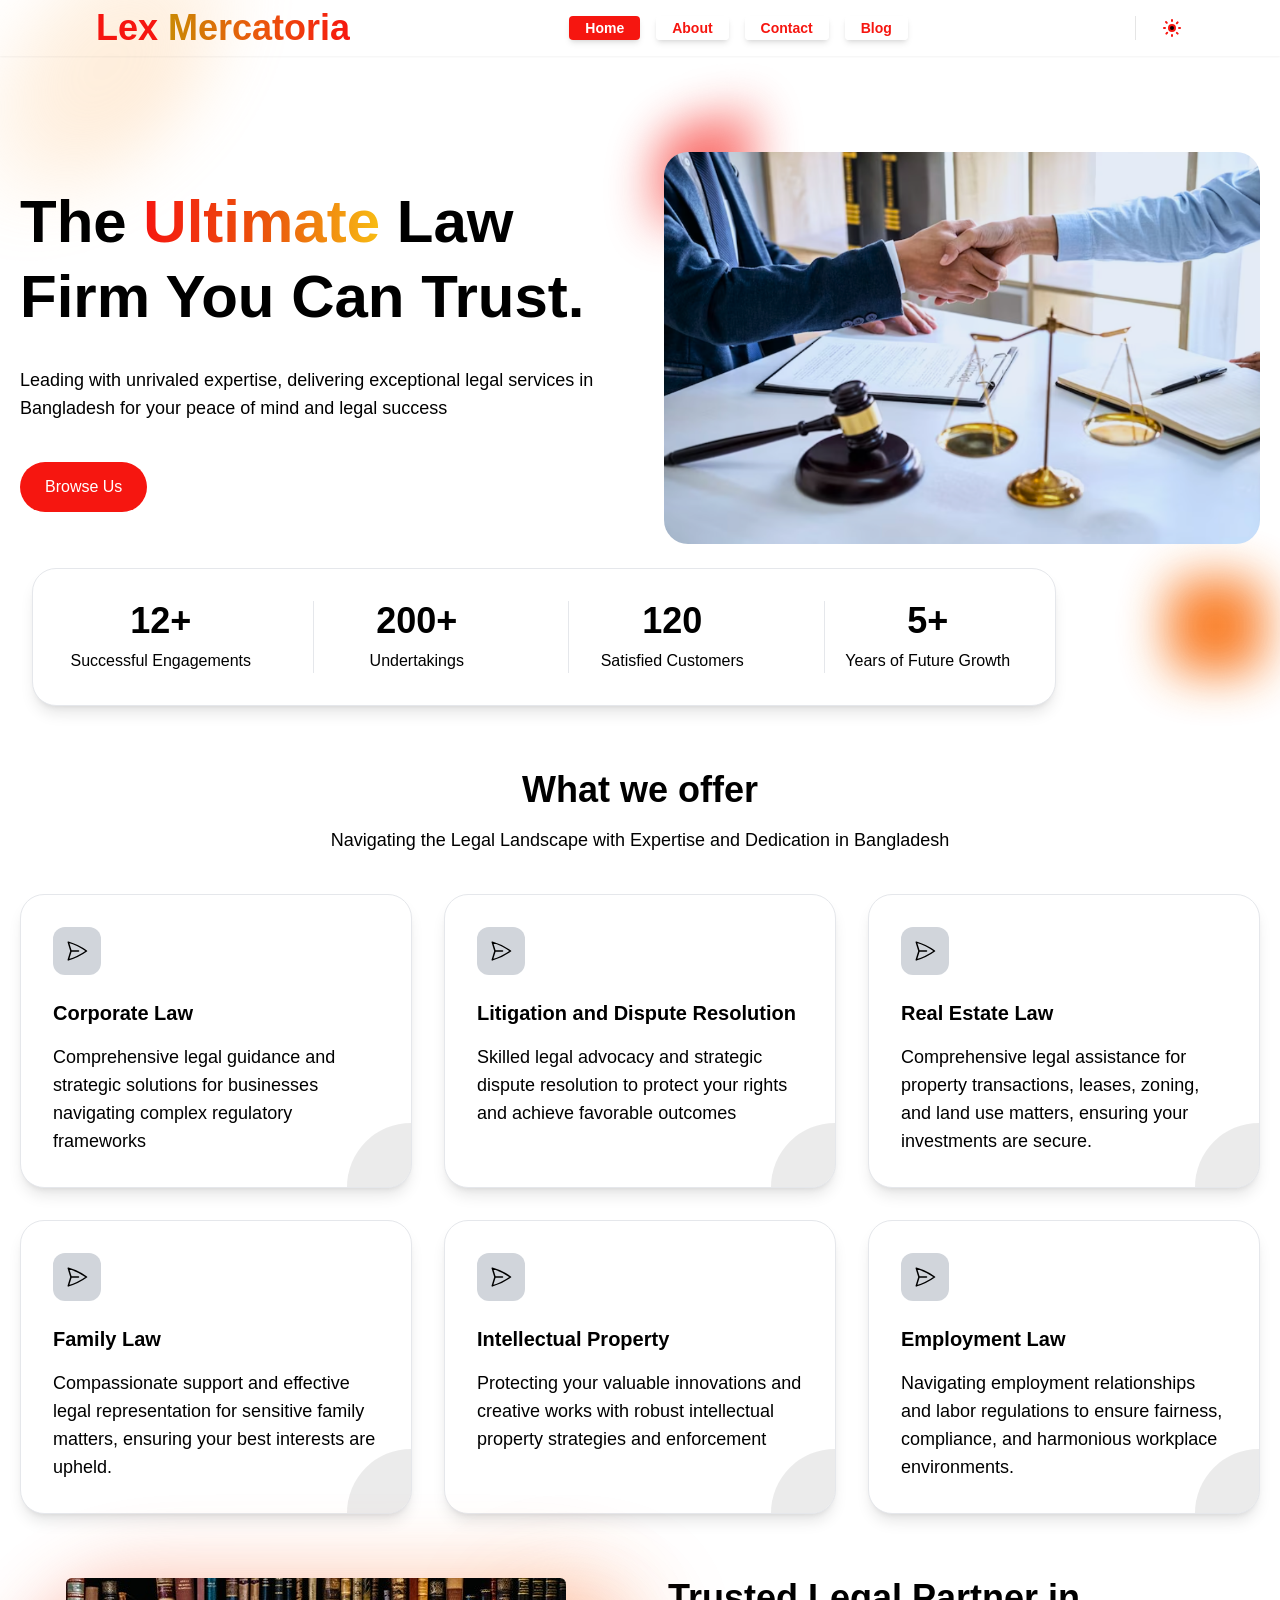
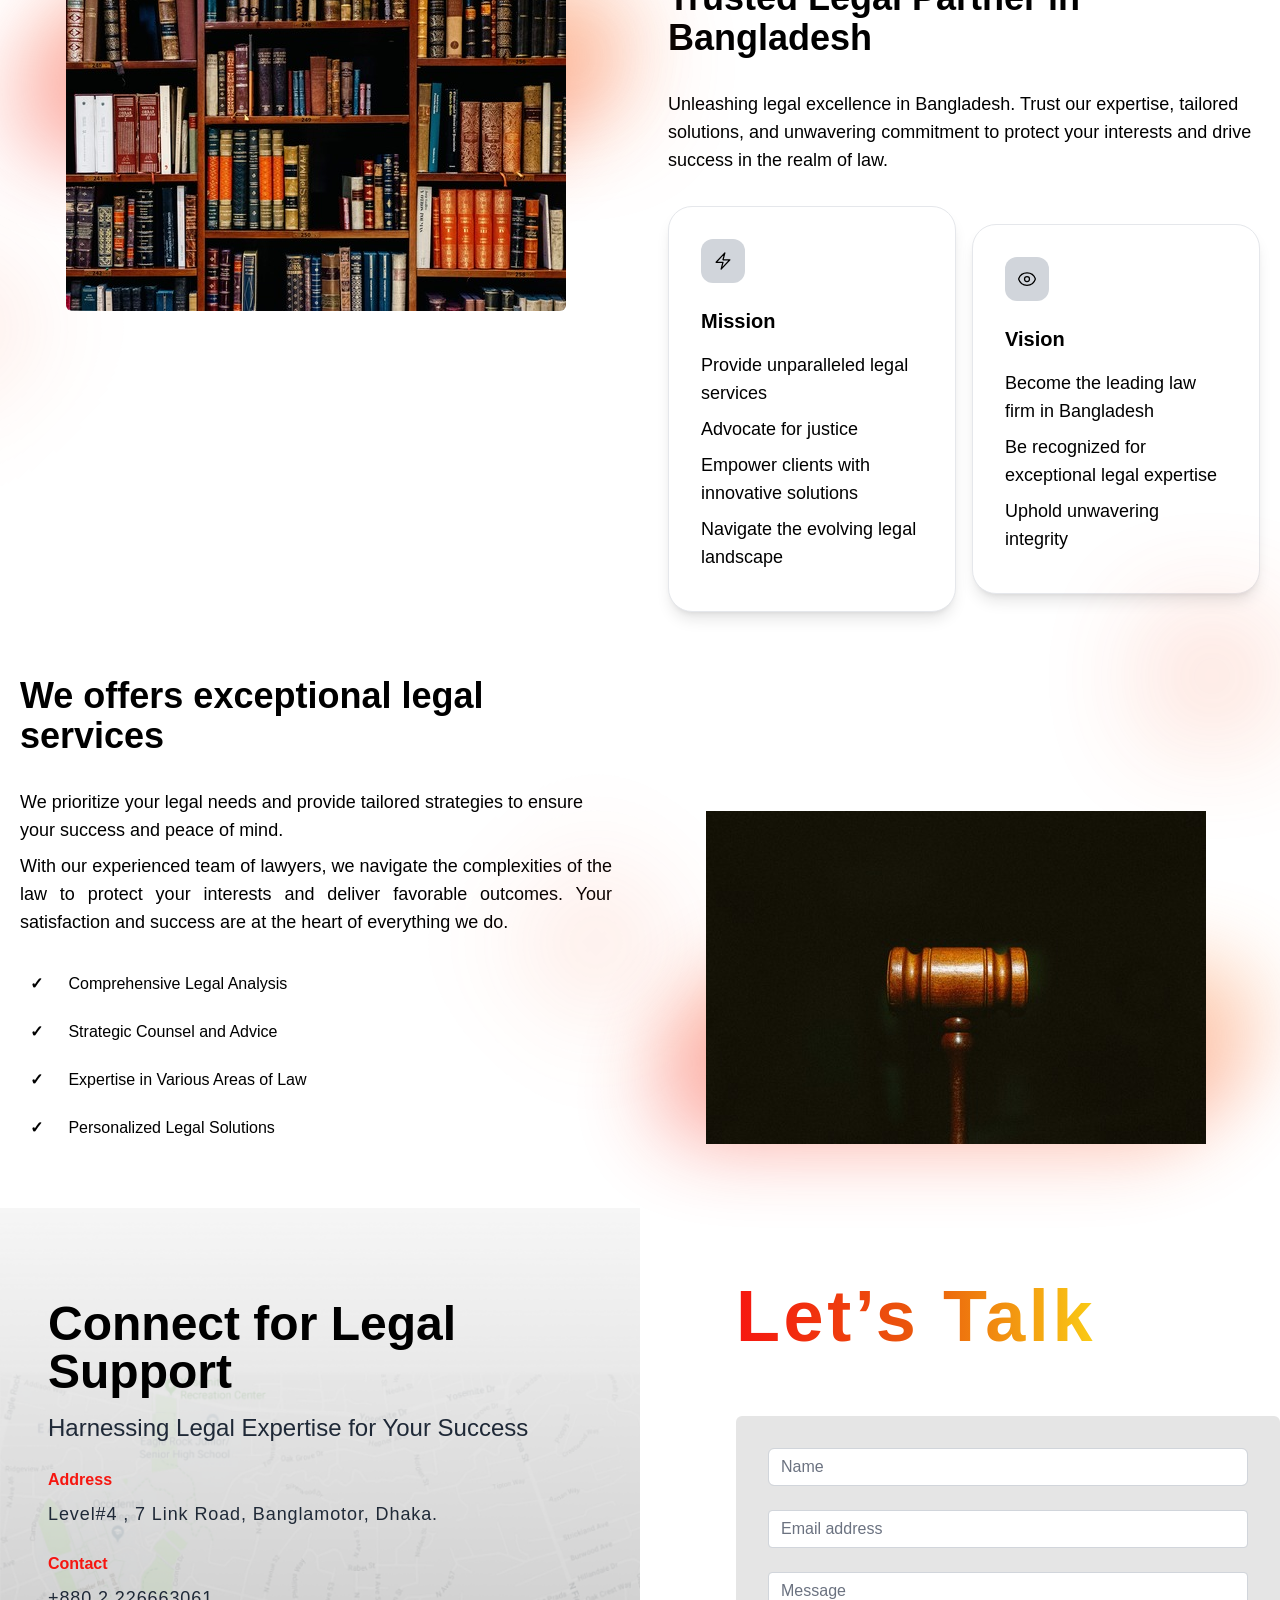
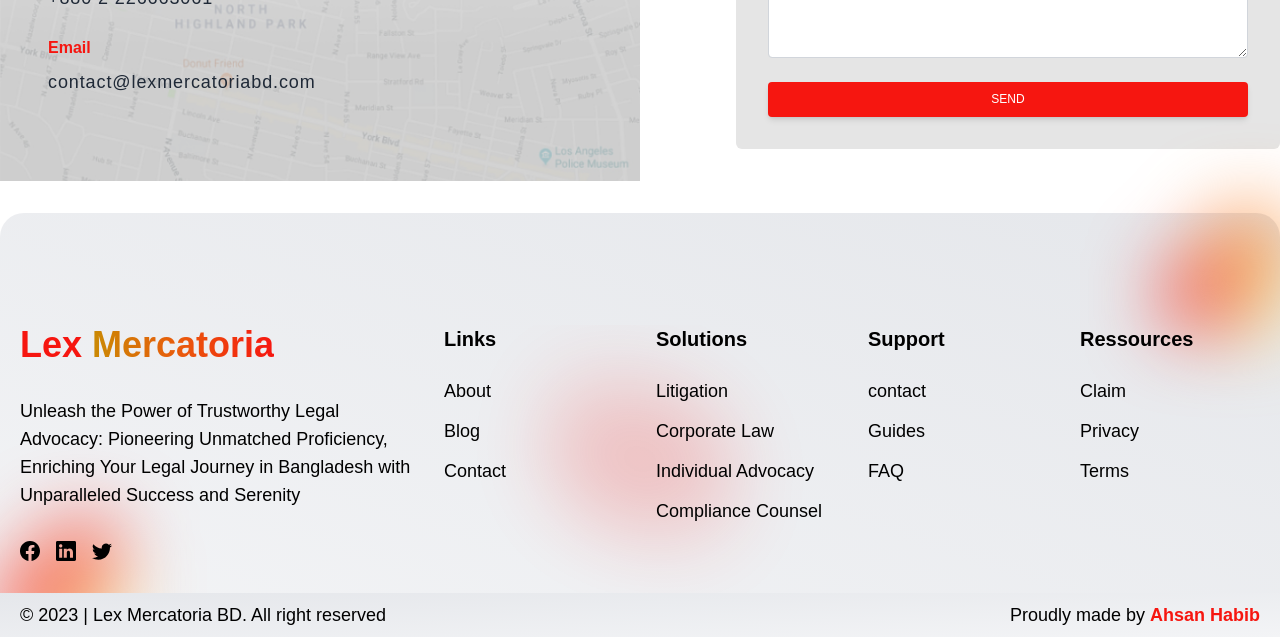
<file: Lex Mercatoria BD.html>
<!DOCTYPE html>
<!-- saved from url=(0028)https://lexmercatoriabd.com/ -->
<html lang="en"><head><meta http-equiv="Content-Type" content="text/html; charset=UTF-8">
    
    <meta http-equiv="X-UA-Compatible" content="IE=edge">
    <meta name="viewport" content="width=device-width, initial-scale=1.0">
    <title>
        
        Lex Mercatoria BD
        
    </title>

    <link rel="icon" type="image/png" href="https://lexmercatoriabd.com/static/core/images/lex-logo.jpg">

    <!-- FontAwesome CDN -->
    <link rel="stylesheet" href="./Lex Mercatoria BD_files/all.min.css">
    <link href="./Lex Mercatoria BD_files/css2" rel="stylesheet" type="text/css">

    <!-- external library -->
    <link rel="stylesheet" href="./Lex Mercatoria BD_files/aos.css">

    
<link href="./Lex Mercatoria BD_files/css" rel="stylesheet" type="text/css">
<link rel="stylesheet" href="./Lex Mercatoria BD_files/swiper-bundle.min.css">



    

<link rel="stylesheet" href="./Lex Mercatoria BD_files/styles.css">





    
<link href="./Lex Mercatoria BD_files/home.css" rel="stylesheet">




    <!-- Global site tag (gtag.js) - Google Analytics -->
    <!-- <script async src="https://www.googletagmanager.com/gtag/js?id=G-VNWS09TCSH"></script> -->
    <!-- <script src="/static/core/js/analytics.js"></script> -->

    <!-- core own js -->
    <script src="./Lex Mercatoria BD_files/index.js"></script>
    <script>
        try {
            if (localStorage.theme === 'dark' || (!('theme' in localStorage) && window.matchMedia('(prefers-color-scheme: dark)').matches)) {
                document.documentElement.classList.add('dark')
            } else {
                document.documentElement.classList.remove('dark')
            }
        } catch (_) { }
    </script>


</head>

<body class="scroll-smooth dark:bg-neutral-900 dark:text-white" data-new-gr-c-s-check-loaded="14.1185.0" data-gr-ext-installed="" data-aos-easing="ease-in-out" data-aos-duration="500" data-aos-delay="0">


    <!-- Header -->
    <header>
        
<nav class="navbar absolute  md:px-6 lg:px-12 xl:px-24" id="top-navbar">
  <a class="flex items-center text-primary-default no-underline hover:no-underline font-bold text-2xl lg:text-4xl" href="https://lexmercatoriabd.com/">
    Lex&nbsp;<span class="bg-clip-text text-transparent bg-gradient-to-r from-yellow-600  via-orange-600 to-primary-default">Mercatoria</span>
  </a>

  <!-- for hidden classes -->
  <div class="hidden NavbarSticky"></div>

  <div class="flex items-center justify-around relative">
    <!-- there are two varient of nav menu -->


    <!-- only for small screens -->
    <div class="flex items-center md:hidden">
      

      <button class="text-primary-default mx-2 sm:mx-4" id="toggle-menu-btn">
        <!-- cross -->
        <svg class="h-8 w-8 hidden" id="cross-icon" fill="none" viewBox="0 0 24 24" stroke="currentColor">
          <path strokelinecap="round-icon" strokelinejoin="round" strokewidth="{2}" d="M6 18L18 6M6 6l12 12"></path>
        </svg>
        <!-- menu -->
        <svg class="h-8 w-8" id="menu-icon" fill="none" viewBox="0 0 24 24" stroke="currentColor">
          <path strokelinecap="round" strokelinejoin="round" strokewidth="{2}" d="M4 6h16M4 12h16m-7 6h7"></path>
        </svg>
      </button>
    </div>
    <!-- end only for small screens -->

    <div class="absolute md:relative hidden md:block top-12 md:top-0 -right-2 bg-transparent z-20" id="nav-menu">
      <ul class="block grow-down md:flex items-center justify-around text-sm font-semibold">
        <li class="nav-item active">
          <a class="nav-link" href="https://lexmercatoriabd.com/">Home</a>
        </li>
        <li class="nav-item ">
          <a class="nav-link" href="https://lexmercatoriabd.com/about/">About</a>
        </li>

        <li class="nav-item ">
          <a class="nav-link" href="https://lexmercatoriabd.com/contact-us/">Contact</a>
        </li>
        <li class="nav-item ">
          <a class="nav-link" href="https://lexmercatoriabd.com/blog/">Blog</a>
        </li>


        <!-- only for small screens -->
        

        <!-- dark mode-btn control small screen -->
        <li class="relative md:hidden group">
          <div class="nav-item md:hidden">
            <a class="theme_toggle_btn nav-link cursor-pointer" id="non-link-menu-btn">
              <span class="dark:hidden absolute top-2.5 left-4">
                <svg viewBox="0 0 24 24" fill="currentColor" stroke-width="2" stroke-linecap="round" stroke-linejoin="round" class="w-4 h-4">
                  <path d="M15 12a3 3 0 1 1-6 0 3 3 0 0 1 6 0Z" class="toggle-path stroke-primary-default dark:stroke-primary-default"></path>
                  <path d="M12 4v1M17.66 6.344l-.828.828M20.005 12.004h-1M17.66 17.664l-.828-.828M12 20.01V19M6.34 17.664l.835-.836M3.995 12.004h1.01M6 6l.835.836" class="stroke-primary-default dark:stroke-primary-default"></path>
                </svg>
              </span>
              <span class="hidden dark:inline absolute top-2.5 left-4">
                <svg viewBox="0 0 24 24" fill="currentColor" class="w-4 h-4">
                  <path fill-rule="evenodd" clip-rule="evenodd" d="M17.715 15.15A6.5 6.5 0 0 1 9 6.035C6.106 6.922 4 9.645 4 12.867c0 3.94 3.153 7.136 7.042 7.136 3.101 0 5.734-2.032 6.673-4.853Z" class="fill-transparent"></path>
                  <path d="m17.715 15.15.95.316a1 1 0 0 0-1.445-1.185l.495.869ZM9 6.035l.846.534a1 1 0 0 0-1.14-1.49L9 6.035Zm8.221 8.246a5.47 5.47 0 0 1-2.72.718v2a7.47 7.47 0 0 0 3.71-.98l-.99-1.738Zm-2.72.718A5.5 5.5 0 0 1 9 9.5H7a7.5 7.5 0 0 0 7.5 7.5v-2ZM9 9.5c0-1.079.31-2.082.845-2.93L8.153 5.5A7.47 7.47 0 0 0 7 9.5h2Zm-4 3.368C5 10.089 6.815 7.75 9.292 6.99L8.706 5.08C5.397 6.094 3 9.201 3 12.867h2Zm6.042 6.136C7.718 19.003 5 16.268 5 12.867H3c0 4.48 3.588 8.136 8.042 8.136v-2Zm5.725-4.17c-.81 2.433-3.074 4.17-5.725 4.17v2c3.552 0 6.553-2.327 7.622-5.537l-1.897-.632Z" class="fill-primary-defstroke-primary-default dark:fill-primary-defstroke-primary-default"></path>
                  <path fill-rule="evenodd" clip-rule="evenodd" d="M17 3a1 1 0 0 1 1 1 2 2 0 0 0 2 2 1 1 0 1 1 0 2 2 2 0 0 0-2 2 1 1 0 1 1-2 0 2 2 0 0 0-2-2 1 1 0 1 1 0-2 2 2 0 0 0 2-2 1 1 0 0 1 1-1Z" class="fill-primary-defstroke-primary-default dark:fill-primary-defstroke-primary-default"></path>
                </svg>
              </span>Theme

            </a>
          </div>

          <div class="hidden group-hover:block z-20 absolute top-0 pr-1 right-full">
            <ul class="relative grow-down text-center z-50 bg-white rounded-lg ring-1 ring-neutral-900/10 shadow-lg overflow-hidden w-24 text-sm text-neutral-700 font-semibold dark:bg-neutral-800 dark:ring-0 dark:highlight-white/5 dark:text-neutral-300" aria-labelledby="headlessui-listbox-label-3" aria-orientation="vertical" id="headlessui-listbox-options-5" role="listbox" tabindex="0">
              <li class="light-mode-btn py-1 px-2 flex items-center cursor-pointer text-orange-500 dark:text-neutral-300 hover:bg-neutral-50 dark:hover:bg-neutral-600/30" id="headlessui-listbox-option-31" role="option" tabindex="-1" aria-selected="true"><svg viewBox="0 0 24 24" fill="none" stroke-width="2" stroke-linecap="round" stroke-linejoin="round" class="w-6 h-6 mr-2">
                  <path d="M15 12a3 3 0 1 1-6 0 3 3 0 0 1 6 0Z" class="fill-neutral-400 dark:fill-neutral-500 stroke-orange-500 dark:stroke-neutral-400"></path>
                  <path d="M12 4v1M17.66 6.344l-.828.828M20.005 12.004h-1M17.66 17.664l-.828-.828M12 20.01V19M6.34 17.664l.835-.836M3.995 12.004h1.01M6 6l.835.836" class="stroke-orange-500 dark:stroke-neutral-400 fill-neutral-400 dark:fill-neutral-500"></path>
                </svg>Light</li>
              <li class="dark-mode-btn py-1 px-2 flex items-center cursor-pointer dark:text-orange-500 hover:bg-neutral-50 dark:hover:bg-neutral-600/30" id="headlessui-listbox-option-32" role="option" tabindex="-1">
                <svg viewBox="0 0 24 24" fill="none" class="w-6 h-6 mr-2">
                  <path fill-rule="evenodd" clip-rule="evenodd" d="M17.715 15.15A6.5 6.5 0 0 1 9 6.035C6.106 6.922 4 9.645 4 12.867c0 3.94 3.153 7.136 7.042 7.136 3.101 0 5.734-2.032 6.673-4.853Z" class="fill-transparent"></path>
                  <path d="m17.715 15.15.95.316a1 1 0 0 0-1.445-1.185l.495.869ZM9 6.035l.846.534a1 1 0 0 0-1.14-1.49L9 6.035Zm8.221 8.246a5.47 5.47 0 0 1-2.72.718v2a7.47 7.47 0 0 0 3.71-.98l-.99-1.738Zm-2.72.718A5.5 5.5 0 0 1 9 9.5H7a7.5 7.5 0 0 0 7.5 7.5v-2ZM9 9.5c0-1.079.31-2.082.845-2.93L8.153 5.5A7.47 7.47 0 0 0 7 9.5h2Zm-4 3.368C5 10.089 6.815 7.75 9.292 6.99L8.706 5.08C5.397 6.094 3 9.201 3 12.867h2Zm6.042 6.136C7.718 19.003 5 16.268 5 12.867H3c0 4.48 3.588 8.136 8.042 8.136v-2Zm5.725-4.17c-.81 2.433-3.074 4.17-5.725 4.17v2c3.552 0 6.553-2.327 7.622-5.537l-1.897-.632Z" class="fill-neutral-400 dark:fill-orange-500"></path>
                  <path fill-rule="evenodd" clip-rule="evenodd" d="M17 3a1 1 0 0 1 1 1 2 2 0 0 0 2 2 1 1 0 1 1 0 2 2 2 0 0 0-2 2 1 1 0 1 1-2 0 2 2 0 0 0-2-2 1 1 0 1 1 0-2 2 2 0 0 0 2-2 1 1 0 0 1 1-1Z" class="fill-neutral-400 dark:fill-orange-500"></path>
                </svg>Dark
              </li>
              <li class="device-mode-btn py-1 px-2 flex items-center cursor-pointer hover:bg-neutral-50 dark:hover:bg-neutral-600/30" id="headlessui-listbox-option-33" role="option" tabindex="-1">
                <svg viewBox="0 0 24 24" fill="none" class="w-6 h-6 mr-2">
                  <path d="M4 6a2 2 0 0 1 2-2h12a2 2 0 0 1 2 2v7a2 2 0 0 1-2 2H6a2 2 0 0 1-2-2V6Z" stroke-width="2" stroke-linejoin="round" class="stroke-neutral-400 dark:stroke-neutral-500"></path>
                  <path d="M14 15c0 3 2 5 2 5H8s2-2 2-5" stroke-width="2" stroke-linecap="round" stroke-linejoin="round" class="stroke-slate-400 dark:stroke-slate-500"></path>
                </svg>Device
              </li>
            </ul>
          </div>
        </li>
        <!-- end dark mode-btn control small screen -->

        <!-- end only for small screens -->
      </ul>
    </div>
  </div>

  <!-- only for large screens -->
  <div class="hidden md:flex items-center">

    


    <!-- dark mode-btn control large screen -->
    <div class="relative group">
      <div class="flex items-center border-l border-neutral-200 ml-6 pl-6 dark:border-neutral-400">
        <button type="button" class="theme_toggle_btn" aria-haspopup="true" aria-expanded="false">
          <span class="dark:hidden">
            <svg viewBox="0 0 24 24" fill="currentColor" stroke-width="2" stroke-linecap="round" stroke-linejoin="round" class="w-6 h-6">
              <path d="M15 12a3 3 0 1 1-6 0 3 3 0 0 1 6 0Z" class="stroke-primary-default dark:stroke-primary-default">
              </path>
              <path d="M12 4v1M17.66 6.344l-.828.828M20.005 12.004h-1M17.66 17.664l-.828-.828M12 20.01V19M6.34 17.664l.835-.836M3.995 12.004h1.01M6 6l.835.836" class="stroke-primary-default dark:stroke-primary-default"></path>
            </svg>
          </span>
          <span class="hidden dark:inline"><svg viewBox="0 0 24 24" fill="currentColor" class="w-6 h-6">
              <path fill-rule="evenodd" clip-rule="evenodd" d="M17.715 15.15A6.5 6.5 0 0 1 9 6.035C6.106 6.922 4 9.645 4 12.867c0 3.94 3.153 7.136 7.042 7.136 3.101 0 5.734-2.032 6.673-4.853Z" class="fill-transparent"></path>
              <path d="m17.715 15.15.95.316a1 1 0 0 0-1.445-1.185l.495.869ZM9 6.035l.846.534a1 1 0 0 0-1.14-1.49L9 6.035Zm8.221 8.246a5.47 5.47 0 0 1-2.72.718v2a7.47 7.47 0 0 0 3.71-.98l-.99-1.738Zm-2.72.718A5.5 5.5 0 0 1 9 9.5H7a7.5 7.5 0 0 0 7.5 7.5v-2ZM9 9.5c0-1.079.31-2.082.845-2.93L8.153 5.5A7.47 7.47 0 0 0 7 9.5h2Zm-4 3.368C5 10.089 6.815 7.75 9.292 6.99L8.706 5.08C5.397 6.094 3 9.201 3 12.867h2Zm6.042 6.136C7.718 19.003 5 16.268 5 12.867H3c0 4.48 3.588 8.136 8.042 8.136v-2Zm5.725-4.17c-.81 2.433-3.074 4.17-5.725 4.17v2c3.552 0 6.553-2.327 7.622-5.537l-1.897-.632Z" class="fill-primary-default dark:fill-primary-default"></path>
              <path fill-rule="evenodd" clip-rule="evenodd" d="M17 3a1 1 0 0 1 1 1 2 2 0 0 0 2 2 1 1 0 1 1 0 2 2 2 0 0 0-2 2 1 1 0 1 1-2 0 2 2 0 0 0-2-2 1 1 0 1 1 0-2 2 2 0 0 0 2-2 1 1 0 0 1 1-1Z" class="fill-primary-default dark:fill-primary-default"></path>
            </svg>
          </span>
        </button>
      </div>

      <div class="hidden group-hover:block z-20 absolute -right-1/2">
        <ul class="relative top-4 grow-down text-center z-50 bg-white rounded-lg ring-1 ring-neutral-900/10 shadow-lg overflow-hidden w-24 text-sm text-neutral-700 font-semibold dark:bg-neutral-800 dark:ring-0 dark:highlight-white/5 dark:text-neutral-300" aria-labelledby="headlessui-listbox-label-3" aria-orientation="vertical" id="headlessui-listbox-options-5" role="listbox" tabindex="0">

          <li class="light-mode-btn py-1 px-2 flex items-center cursor-pointer text-orange-500 dark:text-neutral-300 hover:bg-neutral-50 dark:hover:bg-neutral-600/30" id="headlessui-listbox-option-31" role="option" tabindex="-1" aria-selected="true"><svg viewBox="0 0 24 24" fill="none" stroke-width="2" stroke-linecap="round" stroke-linejoin="round" class="w-6 h-6 mr-2">
              <path d="M15 12a3 3 0 1 1-6 0 3 3 0 0 1 6 0Z" class="fill-neutral-400 dark:fill-neutral-500 stroke-orange-500 dark:stroke-neutral-400"></path>
              <path d="M12 4v1M17.66 6.344l-.828.828M20.005 12.004h-1M17.66 17.664l-.828-.828M12 20.01V19M6.34 17.664l.835-.836M3.995 12.004h1.01M6 6l.835.836" class="stroke-orange-500 dark:stroke-neutral-400 fill-neutral-400 dark:fill-neutral-500"></path>
            </svg>Light
          </li>
          <li class="dark-mode-btn py-1 px-2 flex items-center cursor-pointer dark:text-orange-500 hover:bg-neutral-50 dark:hover:bg-neutral-600/30" id="headlessui-listbox-option-32" role="option" tabindex="-1">
            <svg viewBox="0 0 24 24" fill="none" class="w-6 h-6 mr-2">
              <path fill-rule="evenodd" clip-rule="evenodd" d="M17.715 15.15A6.5 6.5 0 0 1 9 6.035C6.106 6.922 4 9.645 4 12.867c0 3.94 3.153 7.136 7.042 7.136 3.101 0 5.734-2.032 6.673-4.853Z" class="fill-transparent"></path>
              <path d="m17.715 15.15.95.316a1 1 0 0 0-1.445-1.185l.495.869ZM9 6.035l.846.534a1 1 0 0 0-1.14-1.49L9 6.035Zm8.221 8.246a5.47 5.47 0 0 1-2.72.718v2a7.47 7.47 0 0 0 3.71-.98l-.99-1.738Zm-2.72.718A5.5 5.5 0 0 1 9 9.5H7a7.5 7.5 0 0 0 7.5 7.5v-2ZM9 9.5c0-1.079.31-2.082.845-2.93L8.153 5.5A7.47 7.47 0 0 0 7 9.5h2Zm-4 3.368C5 10.089 6.815 7.75 9.292 6.99L8.706 5.08C5.397 6.094 3 9.201 3 12.867h2Zm6.042 6.136C7.718 19.003 5 16.268 5 12.867H3c0 4.48 3.588 8.136 8.042 8.136v-2Zm5.725-4.17c-.81 2.433-3.074 4.17-5.725 4.17v2c3.552 0 6.553-2.327 7.622-5.537l-1.897-.632Z" class="fill-neutral-400 dark:fill-orange-500"></path>
              <path fill-rule="evenodd" clip-rule="evenodd" d="M17 3a1 1 0 0 1 1 1 2 2 0 0 0 2 2 1 1 0 1 1 0 2 2 2 0 0 0-2 2 1 1 0 1 1-2 0 2 2 0 0 0-2-2 1 1 0 1 1 0-2 2 2 0 0 0 2-2 1 1 0 0 1 1-1Z" class="fill-neutral-400 dark:fill-orange-500"></path>
            </svg>Dark
          </li>
          <li class="device-mode-btn py-1 px-2 flex items-center cursor-pointer hover:bg-neutral-50 dark:hover:bg-neutral-600/30" id="headlessui-listbox-option-33" role="option" tabindex="-1">
            <svg viewBox="0 0 24 24" fill="none" class="w-6 h-6 mr-2">
              <path d="M4 6a2 2 0 0 1 2-2h12a2 2 0 0 1 2 2v7a2 2 0 0 1-2 2H6a2 2 0 0 1-2-2V6Z" stroke-width="2" stroke-linejoin="round" class="stroke-neutral-400 dark:stroke-neutral-500"></path>
              <path d="M14 15c0 3 2 5 2 5H8s2-2 2-5" stroke-width="2" stroke-linecap="round" stroke-linejoin="round" class="stroke-neutral-400 dark:stroke-neutral-500"></path>
            </svg>Device
          </li>
        </ul>
      </div>
    </div>
    <!-- end dark mode-btn control large screen -->


  </div>
  <!-- end only for large screens -->

</nav>
    </header>
    <!-- End Header -->

    <!-- Body -->
    <div class="main min-h-screen pt-12">
        <div class="pt-2">

            

            

<section class="relative pt-20 lg:pt-24">
  

<div class="mx-auto max-w-7xl w-full px-5 sm:px-8 md:px-14 lg:px-5 flex flex-col lg:flex-row gap-10 lg:gap-12">
    <div class="absolute w-full lg:w-1/2 inset-y-0 lg:right-0 ">
        <span class="absolute -left-6 md:left-4 top-12 lg:top-16 w-24 h-24 rotate-90 skew-x-12 rounded-3xl bg-primary-default blur-xl opacity-40 lg:opacity-60 lg:block hidden"></span>
        <span class="absolute z-0 right-4 bottom-8 w-24 h-24 rounded-3xl bg-orange-500 dark:bg-yellow-700 blur-xl opacity-90"></span>
    </div>
    <span class="w-4/12 lg:w-2/12 aspect-1/1 bg-gradient-to-tr from-orange-200 dark:from-orange-600 to-orange-300 dark:to-orange-700  absolute -top-24 lg:left-0 rounded-full skew-y-12 blur-2xl opacity-30 skew-x-12 rotate-90"></span>
    <div class="relative flex flex-col items-center text-center lg:text-left lg:py-7 xl:py-8 
        lg:items-start lg:max-w-none max-w-3xl mx-auto lg:mx-0 lg:flex-1 lg:w-1/2">

        
        <h1 class="text-3xl/tight sm:text-4xl/tight md:text-5xl/tight xl:text-6xl/tight font-bold text-heading-1">
            The
            <span class="bg-clip-text text-transparent bg-gradient-to-r from-primary-default via-orange-600 to-yellow-400">
                Ultimate
            </span>
            Law Firm You Can Trust.
        </h1>
        

        <p class="md:text-lg text-heading-3 mt-8">
            Leading with unrivaled expertise, delivering exceptional legal services in Bangladesh for your peace of mind and legal success
        </p>
        <div class="mt-10  w-full flex  max-w-md mx-auto lg:mx-0">
            <a href="https://lexmercatoriabd.com/#services">
                <button class="px-6 py-3 rounded-full outline-none  overflow-hidden border duration-300 ease-linear
                                    after:absolute after:inset-x-0 after:aspect-1/1 after:scale-0 after:opacity-70 after:origin-center after:duration-300 after:ease-linear after:rounded-full after:top-0 after:left-0 after:bg-[#ca0801]
                                    bg-primary-default border-transparent relative hover:border-[#8f0c03] hover:after:opacity-100 hover:after:scale-[2.5] min-w-max text-white">
                    <span class="hidden sm:flex relative z-[5]">
                        Browse Us
                    </span>
                    <span class="flex sm:hidden relative z-[5]">
                        <svg xmlns="http://www.w3.org/2000/svg" fill="none" viewBox="0 0 24 24" stroke-width="1.5" stroke="currentColor" class="w-5 h-5">
                            <path stroke-linecap="round" stroke-linejoin="round" d="M6 12L3.269 3.126A59.768 59.768 0 0121.485 12 59.77 59.77 0 013.27 20.876L5.999 12zm0 0h7.5"></path>
                        </svg>
                    </span>
                </button>
            </a>
            
        </div>
    </div>


    <div class="flex flex-1 lg:w-1/2 lg:h-auto relative lg:max-w-none lg:mx-0 mx-auto max-w-3xl">
        <img src="./Lex Mercatoria BD_files/hero-image.png" alt="Hero image" width="2350" height="2359" class="lg:absolute lg:w-full lg:h-full rounded-3xl object-cover lg:max-h-none max-h-96">
    </div>
</div>
  <div class="container relative mx-auto z-10 lg:mx-8  my-6 p-5 sm:p-6 py-6 sm:py-8 max-w-5xl rounded-3xl bg-box-bg dark:bg-box-bg-dark border border-box-border dark:border-box-border-dark shadow-lg  shadow-box-shadow md:divide-x divide-box-border grid grid-cols-2 md:grid-cols-4 gap-4 sm:gap-8 md:gap-6 lg:gap-12">
    
    <div class="text-center">
        <h2 class="font-semibold text-xl sm:text-2xl md:text-4xl text-heading-1">
            12+
        </h2>
        <p class="mt-2 text-heading-3">Successful Engagements</p>
    </div>
    
    <div class="text-center">
        <h2 class="font-semibold text-xl sm:text-2xl md:text-4xl text-heading-1">
            200+
        </h2>
        <p class="mt-2 text-heading-3">Undertakings</p>
    </div>
    
    <div class="text-center">
        <h2 class="font-semibold text-xl sm:text-2xl md:text-4xl text-heading-1">
            120
        </h2>
        <p class="mt-2 text-heading-3">Satisfied Customers</p>
    </div>
    
    <div class="text-center">
        <h2 class="font-semibold text-xl sm:text-2xl md:text-4xl text-heading-1">
            5+
        </h2>
        <p class="mt-2 text-heading-3">Years of Future Growth</p>
    </div>
    

</div>
</section>

<section id="services" class="my-16">
    <div class="mx-auto max-w-7xl w-full px-5 sm:px-8 md:px-14 lg:px-5 space-y-10 md:sapce-y-12">
        <div class="text-center max-w-3xl mx-auto space-y-4">
            <h1 class="text-heading-1 font-semibold text-2xl sm:text-3xl md:text-4xl">

                What we offer

            </h1>
            <p class="md:text-lg text-heading-3 undefined">

                Navigating the Legal Landscape with Expertise and Dedication in Bangladesh

            </p>
        </div>
        <div class="grid sm:grid-cols-2 lg:grid-cols-3 gap-6 lg:gap-8">

            
            <div class="p-5 sm:p-6 lg:p-8 rounded-3xl border border-box-border dark:border-box-border-dark bg-box-bg dark:bg-box-bg-dark shadow-lg shadow-box-shadow relative overflow-hidden">
                <div class="rounded-xl bg-gray-300 dark:bg-orange-950 p-3 text-heading-1 w-max relative">
                    <span>
                        <svg xmlns="http://www.w3.org/2000/svg" fill="none" viewBox="0 0 24 24" stroke-width="1.5" stroke="currentColor" class="w-6 h-6">
                            <path stroke-linecap="round" stroke-linejoin="round" d="M6 12L3.269 3.126A59.768 59.768 0 0121.485 12 59.77 59.77 0 013.27 20.876L5.999 12zm0 0h7.5">
                            </path>
                        </svg>
                    </span>
                </div>
                <div class="mt-6 space-y-4 relative">
                    <h2 class="text-lg md:text-xl font-semibold text-heading-2 dark:text-neutral-200">
                        Corporate Law
                    </h2>
                    <p class="md:text-lg text-heading-3 undefined">
                        Comprehensive legal guidance and strategic solutions for businesses navigating complex regulatory frameworks
                    </p>
                </div>
                <span class="absolute w-32 aspect-1/1 -bottom-16 -right-16 bg-neutral-700/10 dark:bg-neutral-600/10 rounded-full"></span>
            </div>
            
            <div class="p-5 sm:p-6 lg:p-8 rounded-3xl border border-box-border dark:border-box-border-dark bg-box-bg dark:bg-box-bg-dark shadow-lg shadow-box-shadow relative overflow-hidden">
                <div class="rounded-xl bg-gray-300 dark:bg-orange-950 p-3 text-heading-1 w-max relative">
                    <span>
                        <svg xmlns="http://www.w3.org/2000/svg" fill="none" viewBox="0 0 24 24" stroke-width="1.5" stroke="currentColor" class="w-6 h-6">
                            <path stroke-linecap="round" stroke-linejoin="round" d="M6 12L3.269 3.126A59.768 59.768 0 0121.485 12 59.77 59.77 0 013.27 20.876L5.999 12zm0 0h7.5">
                            </path>
                        </svg>
                    </span>
                </div>
                <div class="mt-6 space-y-4 relative">
                    <h2 class="text-lg md:text-xl font-semibold text-heading-2 dark:text-neutral-200">
                        Litigation and Dispute Resolution
                    </h2>
                    <p class="md:text-lg text-heading-3 undefined">
                        Skilled legal advocacy and strategic dispute resolution to protect your rights and achieve favorable outcomes
                    </p>
                </div>
                <span class="absolute w-32 aspect-1/1 -bottom-16 -right-16 bg-neutral-700/10 dark:bg-neutral-600/10 rounded-full"></span>
            </div>
            
            <div class="p-5 sm:p-6 lg:p-8 rounded-3xl border border-box-border dark:border-box-border-dark bg-box-bg dark:bg-box-bg-dark shadow-lg shadow-box-shadow relative overflow-hidden">
                <div class="rounded-xl bg-gray-300 dark:bg-orange-950 p-3 text-heading-1 w-max relative">
                    <span>
                        <svg xmlns="http://www.w3.org/2000/svg" fill="none" viewBox="0 0 24 24" stroke-width="1.5" stroke="currentColor" class="w-6 h-6">
                            <path stroke-linecap="round" stroke-linejoin="round" d="M6 12L3.269 3.126A59.768 59.768 0 0121.485 12 59.77 59.77 0 013.27 20.876L5.999 12zm0 0h7.5">
                            </path>
                        </svg>
                    </span>
                </div>
                <div class="mt-6 space-y-4 relative">
                    <h2 class="text-lg md:text-xl font-semibold text-heading-2 dark:text-neutral-200">
                        Real Estate Law
                    </h2>
                    <p class="md:text-lg text-heading-3 undefined">
                        Comprehensive legal assistance for property transactions, leases, zoning, and land use matters, ensuring your investments are secure.
                    </p>
                </div>
                <span class="absolute w-32 aspect-1/1 -bottom-16 -right-16 bg-neutral-700/10 dark:bg-neutral-600/10 rounded-full"></span>
            </div>
            
            <div class="p-5 sm:p-6 lg:p-8 rounded-3xl border border-box-border dark:border-box-border-dark bg-box-bg dark:bg-box-bg-dark shadow-lg shadow-box-shadow relative overflow-hidden">
                <div class="rounded-xl bg-gray-300 dark:bg-orange-950 p-3 text-heading-1 w-max relative">
                    <span>
                        <svg xmlns="http://www.w3.org/2000/svg" fill="none" viewBox="0 0 24 24" stroke-width="1.5" stroke="currentColor" class="w-6 h-6">
                            <path stroke-linecap="round" stroke-linejoin="round" d="M6 12L3.269 3.126A59.768 59.768 0 0121.485 12 59.77 59.77 0 013.27 20.876L5.999 12zm0 0h7.5">
                            </path>
                        </svg>
                    </span>
                </div>
                <div class="mt-6 space-y-4 relative">
                    <h2 class="text-lg md:text-xl font-semibold text-heading-2 dark:text-neutral-200">
                        Family Law
                    </h2>
                    <p class="md:text-lg text-heading-3 undefined">
                        Compassionate support and effective legal representation for sensitive family matters, ensuring your best interests are upheld.
                    </p>
                </div>
                <span class="absolute w-32 aspect-1/1 -bottom-16 -right-16 bg-neutral-700/10 dark:bg-neutral-600/10 rounded-full"></span>
            </div>
            
            <div class="p-5 sm:p-6 lg:p-8 rounded-3xl border border-box-border dark:border-box-border-dark bg-box-bg dark:bg-box-bg-dark shadow-lg shadow-box-shadow relative overflow-hidden">
                <div class="rounded-xl bg-gray-300 dark:bg-orange-950 p-3 text-heading-1 w-max relative">
                    <span>
                        <svg xmlns="http://www.w3.org/2000/svg" fill="none" viewBox="0 0 24 24" stroke-width="1.5" stroke="currentColor" class="w-6 h-6">
                            <path stroke-linecap="round" stroke-linejoin="round" d="M6 12L3.269 3.126A59.768 59.768 0 0121.485 12 59.77 59.77 0 013.27 20.876L5.999 12zm0 0h7.5">
                            </path>
                        </svg>
                    </span>
                </div>
                <div class="mt-6 space-y-4 relative">
                    <h2 class="text-lg md:text-xl font-semibold text-heading-2 dark:text-neutral-200">
                        Intellectual Property
                    </h2>
                    <p class="md:text-lg text-heading-3 undefined">
                        Protecting your valuable innovations and creative works with robust intellectual property strategies and enforcement
                    </p>
                </div>
                <span class="absolute w-32 aspect-1/1 -bottom-16 -right-16 bg-neutral-700/10 dark:bg-neutral-600/10 rounded-full"></span>
            </div>
            
            <div class="p-5 sm:p-6 lg:p-8 rounded-3xl border border-box-border dark:border-box-border-dark bg-box-bg dark:bg-box-bg-dark shadow-lg shadow-box-shadow relative overflow-hidden">
                <div class="rounded-xl bg-gray-300 dark:bg-orange-950 p-3 text-heading-1 w-max relative">
                    <span>
                        <svg xmlns="http://www.w3.org/2000/svg" fill="none" viewBox="0 0 24 24" stroke-width="1.5" stroke="currentColor" class="w-6 h-6">
                            <path stroke-linecap="round" stroke-linejoin="round" d="M6 12L3.269 3.126A59.768 59.768 0 0121.485 12 59.77 59.77 0 013.27 20.876L5.999 12zm0 0h7.5">
                            </path>
                        </svg>
                    </span>
                </div>
                <div class="mt-6 space-y-4 relative">
                    <h2 class="text-lg md:text-xl font-semibold text-heading-2 dark:text-neutral-200">
                        Employment Law
                    </h2>
                    <p class="md:text-lg text-heading-3 undefined">
                        Navigating employment relationships and labor regulations to ensure fairness, compliance, and harmonious workplace environments.
                    </p>
                </div>
                <span class="absolute w-32 aspect-1/1 -bottom-16 -right-16 bg-neutral-700/10 dark:bg-neutral-600/10 rounded-full"></span>
            </div>
            

        </div>
    </div>
</section>


<section id="about-us" class="my-16">
    <div class="mx-auto max-w-7xl w-full px-5 sm:px-8 md:px-14 lg:px-5 flex flex-col md:flex-row gap-10 lg:gap-12">
        <div class="max-w-md mx-auto md:max-w-none lg:mx-0  lg:pr-10 xl:pr-2 flex-1 flex w-11/12 md:w-5/12 lg:w-1/2 md:h-auto">
            <div class="w-full h-80 sm:h-96 md:h-full relative">
                <div class="absolute rotate-45 -left-5 md:-left-10 lg:-left-20 xl:-left-24 p-1 top-1/2 w-16 h-16 bg-gradient-to-br from-primary-default to-orange-400 blur-3xl opacity-50">
                </div>
                <div class="absolute  p-1 top-4 md:top-10 right-0 w-20 h-20 bg-gradient-to-br from-primary-default to-orange-400 rounded-full blur-3xl opacity-60">
                </div>

                <span class="absolute w-full aspect-[16/5] -skew-x-12 rounded-full bg-gradient-to-tr from-primary-default to-orange-400 opacity-40 blur-2xl left-0 top-0"></span>
                <img src="./Lex Mercatoria BD_files/books.jpg" alt="banner image" width="1240" height="1385" class="rounded-md w-auto left-1/2 -translate-x-1/2 absolute  max-h-full">
            </div>
        </div>
        <div class="flex-1 flex md:w-7/12 lg:w-1/2 flex-col">
            <h1 class="text-heading-1 font-semibold text-2xl sm:text-3xl md:text-4xl">

                Trusted Legal Partner in Bangladesh
            </h1>
            <p class="md:text-lg text-heading-3 mt-8">

                Unleashing legal excellence in Bangladesh. Trust our expertise, tailored solutions, and unwavering
                commitment to protect
                your interests and drive success in the realm of law.

            </p>
            <div class="pt-8 grid grid-cols-2 items-center gap-4 max-w-3xl md:max-w-[none]">
                <div class="p-5 sm:p-6 lg:p-8 rounded-3xl border border-box-border dark:border-box-border-dark bg-box-bg dark:bg-box-bg-dark shadow-lg shadow-box-shadow relative overflow-hidden">
                    <div class="rounded-xl bg-gray-300 dark:bg-orange-950 p-3 text-heading-1 w-max relative">
                        <span>
                            <svg xmlns="http://www.w3.org/2000/svg" width="30" fill="none" viewBox="0 0 24 24" stroke-width="1.5" stroke="currentColor" class="w-4 h-4 sm:w-5 sm:h-5">
                                <path stroke-linecap="round" stroke-linejoin="round" d="M3.75 13.5l10.5-11.25L12 10.5h8.25L9.75 21.75 12 13.5H3.75z"></path>
                            </svg>
                        </span>
                    </div>
                    <h2 class="md:text-xl font-semibold text-heading-2 mt-6 mb-4"> Mission </h2>
                    
                    <div class="my-2">
                        <p class=" md:text-lg text-heading-3 ">
                            Provide unparalleled legal services 
                        </p>
                    </div>
                    
                    <div class="my-2">
                        <p class=" md:text-lg text-heading-3 ">
                             Advocate for justice 
                        </p>
                    </div>
                    
                    <div class="my-2">
                        <p class=" md:text-lg text-heading-3 ">
                             Empower clients with innovative solutions 
                        </p>
                    </div>
                    
                    <div class="my-2">
                        <p class=" md:text-lg text-heading-3 ">
                             Navigate the evolving legal landscape
                        </p>
                    </div>
                    
                </div>
                <div class="p-5 sm:p-6 lg:p-8 rounded-3xl border border-box-border dark:border-box-border-dark dark:bg-box-bg-dark bg-box-bg shadow-lg shadow-box-shadow relative overflow-hidden">
                    <div class="rounded-xl bg-gray-300 dark:bg-orange-950 p-3 text-heading-1 w-max relative">
                        <span>
                            <svg xmlns="http://www.w3.org/2000/svg" width="30" fill="none" viewBox="0 0 24 24" stroke-width="1.5" stroke="currentColor" class="w-4 h-4 sm:w-5 sm:h-5">
                                <path stroke-linecap="round" stroke-linejoin="round" d="M2.036 12.322a1.012 1.012 0 010-.639C3.423 7.51 7.36 4.5 12 4.5c4.638 0 8.573 3.007 9.963 7.178.07.207.07.431 0 .639C20.577 16.49 16.64 19.5 12 19.5c-4.638 0-8.573-3.007-9.963-7.178z">
                                </path>
                                <path stroke-linecap="round" stroke-linejoin="round" d="M15 12a3 3 0 11-6 0 3 3 0 016 0z"></path>
                            </svg>
                        </span>
                    </div>
                    <h2 class="md:text-xl font-semibold text-heading-2 mt-6 mb-4"> Vision </h2>

                    
                    <div class="my-2">
                        <p class="md:text-lg text-heading-3">
                            
                            Become the leading law firm in Bangladesh 
                        </p>
                    </div>
                    
                    <div class="my-2">
                        <p class="md:text-lg text-heading-3">
                            
                             
Be recognized for exceptional legal expertise 
                        </p>
                    </div>
                    
                    <div class="my-2">
                        <p class="md:text-lg text-heading-3">
                            
                             
Uphold unwavering integrity
                        </p>
                    </div>
                    
                </div>
            </div>
        </div>
    </div>
</section>


<section id="features" class="my-16">
    <div class="mx-auto max-w-7xl w-full px-5 sm:px-8 md:px-14 lg:px-5 flex flex-col md:flex-row gap-10 lg:gap-12">
        <div class="flex-1 flex md:w-7/12 lg:w-1/2 flex-col">
            <h1 class="text-heading-1 font-semibold text-2xl sm:text-3xl md:text-4xl">

                We offers exceptional legal services

            </h1>
            <p class="md:text-lg text-heading-3 mt-8">

                We prioritize your legal needs and provide tailored strategies to ensure your success and peace of mind.
            </p>
            <p class="md:text-lg text-heading-3 mt-2 text-justify">

                With our experienced team of lawyers, we navigate the complexities of the law to protect your interests
                and deliver
                favorable outcomes. Your satisfaction and success are at the heart of everything we do.

            </p>
            <ul class="mt-8 space-y-4 text-heading-3 font-medium">
                <li>
                    <span class="font-bold bg-box-bg dark:bg-box-bg-dark rounded-full w-8 h-8 mr-3 text-primary inline-flex justify-center items-center">✓</span>
                    Comprehensive Legal Analysis
                </li>
                <li>
                    <span class="font-bold bg-box-bg dark:bg-box-bg-dark rounded-full w-8 h-8 mr-3 text-primary inline-flex justify-center items-center">✓</span>
                    Strategic Counsel and Advice
                </li>
                <li>
                    <span class="font-bold bg-box-bg dark:bg-box-bg-dark rounded-full w-8 h-8 mr-3 text-primary inline-flex justify-center items-center">✓</span>
                    Expertise in Various Areas of Law
                </li>
                <li>
                    <span class="font-bold bg-box-bg dark:bg-box-bg-dark rounded-full w-8 h-8 mr-3 text-primary inline-flex justify-center items-center">✓</span>
                    Personalized Legal Solutions
                </li>
            </ul>
        </div>
        <div class="max-w-md mx-auto md:max-w-none lg:mx-0  lg:pr-10 xl:pr-2 flex-1 flex w-11/12 md:w-5/12 lg:w-1/2 md:h-auto">
            <div class="w-full h-80 sm:h-96 md:h-full relative">
                <div class="absolute rotate-45 -left-5 md:-left-10 lg:-left-20 xl:-left-24 p-1 top-1/2 w-16 h-16 bg-gradient-to-br from-primary-default to-orange-400 blur-3xl opacity-50">
                </div>
                <div class="absolute  p-1 -top-4 md:-top-10 right-0 w-20 h-20 bg-gradient-to-br from-primary-default to-orange-400 rounded-full blur-3xl opacity-60">
                </div>

                <span class="absolute w-full aspect-[16/5] -skew-x-12 rounded-full bg-gradient-to-tr from-primary-default to-orange-400 opacity-40 blur-2xl left-0 bottom-0"></span>
                <img src="./Lex Mercatoria BD_files/dark-hammer.jpg" alt="banner image" width="1240" height="1385" class=" w-auto left-1/2 -translate-x-1/2 absolute bottom-0 max-h-full">
            </div>
        </div>
    </div>
</section>

<div class="py-4 lg:py-8 relative">
    <img src="./Lex Mercatoria BD_files/Back_Image.png" class="h-2/5 lg:h-full w-full lg:w-1/2 absolute dark:hidden inset-0 object-cover object-center xl:block hidden" alt="map">
    <div class="xl:mx-auto xl:container relative dark:bg-neutral-800 ">
        <div class="flex flex-wrap xl:mx-auto xl:container">
            <div class="w-full relative rounded-md overflow-hidden lg:w-1/2 xl:mt-10 mb-10 2xl:pr-24 2xl:pl-0 xl:pl-12 pl-0">
                <img src="./Lex Mercatoria BD_files/Back_Image.png" class="h-full w-full xl:w-1/2 absolute inset-0 bg-cover bg-center dark:hidden xl:hidden" alt="map">

                <div class="w-full flex flex-col items-start xl:justify-start relative z-20 xl:px-0 px-4 xl:py-0 py-4">
                    <div class="w-full 2xl:pl-48 xl:pt-1">

                        <div class="px-3 lg:px-0">
                            <h1 class="my-4 text-2xl md:text-3xl lg:text-5xl font-black leading-tight">
                                Connect for Legal Support
                            </h1>
                            <p class="leading-normal text-gray-800 dark:text-white text-base md:text-xl lg:text-2xl mb-4">
                                Harnessing Legal Expertise for
                                Your Success
                            </p>
                        </div>

                        <div class="w-full md:w-10/12">

                            <div class="mt-4 md:mt-6">
                                <h2 class="text-sm md:text-base text-primary-default font-semibold">Address</h2>
                                <h2 class="text-gray-800 dark:text-neutral-200 text-base md:text-lg leading-8 tracking-wider mt-2">
                                    Level#4 , 7 Link Road, Banglamotor, Dhaka.
                                </h2>
                            </div>
                            <div class="mt-4 md:mt-6">
                                <h2 class="text-sm md:text-base text-primary-default font-semibold">Contact</h2>
                                <h2 class="text-gray-800 dark:text-neutral-200 text-base md:text-lg leading-8 tracking-wider mt-2">
                                    +880 2 226663061
                                </h2>
                            </div>
                            <div class="mt-4 md:mt-6">
                                <h2 class="text-sm md:text-base text-primary-default font-semibold">Email</h2>
                                <h2 class="text-gray-800 dark:text-neutral-200 text-base md:text-lg leading-8 tracking-wider mt-2">
                                    contact@lexmercatoriabd.com</h2>
                            </div>
                        </div>
                    </div>
                </div>
            </div>
            <div class="w-full lg:w-1/2 xl:pt-10 lg:pl-24">
                <div class="flex flex-col items-start xl:justify-start 2xl:justify-end xl:px-0 px-4">
                    <h1 class="text-4xl md:text-5xl lg:text-7xl font-bold tracking-wider bg-clip-text text-transparent bg-gradient-to-r from-primary-default via-orange-600 to-yellow-400">
                        Let’s Talk</h1>

                    <div class="w-full 2xl:w-8/12 bg-neutral-200 dark:bg-neutral-800 rounded-md p-8 mx-auto lg:mt-16 mt-8" role="form">

                        <form method="post" action="https://lexmercatoriabd.com/contact-us/">
                            <input type="hidden" name="csrfmiddlewaretoken" value="GC91u29u8321buQJTPDbA7RZIjOPrkDfdVV2pJSHPnQlSFGoTxDwEcVZCNlzTV34">
                            <div class="form-group mb-6">
                                <input type="text" name="name" class="form-control focus:ring-primary-default block w-full px-3 py-1.5 text-base font-normal text-gray-700 bg-white dark:text-gray-100 dark:bg-black bg-clip-padding border border-solid border-gray-300 rounded-md transition ease-in-out m-0 focus:text-gray-700 focus:bg-white focus:border-primary-default focus:outline-none" id="exampleInput7" placeholder="Name">
                            </div>
                            <div class="form-group mb-6">
                                <input type="email" name="email" class="form-control focus:ring-primary-default block w-full px-3 py-1.5 text-base font-normal text-gray-700 bg-white  dark:text-gray-100 dark:bg-black bg-clip-padding border border-solid border-gray-300 rounded transition ease-in-out m-0 focus:text-gray-700 focus:bg-white focus:border-primary-default focus:outline-none" id="exampleInput8" placeholder="Email address">
                            </div>
                            <div class="form-group mb-6">
                                <textarea name="message" class=" form-control focus:ring-primary-default block w-full px-3 py-1.5 text-base font-normal text-gray-700 bg-white  dark:text-gray-100 dark:bg-black bg-clip-padding border border-solid border-gray-300 rounded transition ease-in-out m-0 focus:text-gray-700 focus:bg-white focus:border-primary-default focus:outline-none
                      " id="exampleFormControlTextarea13" rows="3" placeholder="Message"></textarea>
                            </div>

                            <button type="submit" class=" w-full px-6 py-2.5 bg-primary-default text-white font-medium text-xs leading-tight uppercase rounded shadow-md hover:bg-orange-800 hover:shadow-lg focus:bg-orange-800 focus:shadow-lg focus:outline-none focus:ring-0 active:bg-orange-700 active:shadow-lg transition duration-150 ease-in-out">Send</button>
                        </form>
                    </div>
                </div>
            </div>
        </div>
    </div>
</div>



        </div>
    </div>
    <!-- End Body -->

    <!-- Footer -->
    <footer>
        <footer class="relative  mt-8 bg-gradient-to-tr from-gray-100 to-gray-200 dark:from-gray-900 pt-28 rounded-t-3xl">
  <div class="absolute right-0 top-0 h-full w-full flex justify-end">
    <div class="w-28 h-28 overflow-hidden flex rounded-xl relative blur-2xl">
      <span class="absolute w-16 h-16 -top-1 -right-1 bg-orange-500 rounded-md rotate-45"></span>
      <span class="absolute w-16 h-16 -bottom-1 -right-1 bg-[#FCDC58] rounded-md rotate-45"></span>
      <span class="absolute w-16 h-16 -bottom-1 -left-1 bg-primary-default rounded-md rotate-45"></span>
    </div>
  </div>

  <div class="absolute left-0 bottom-0 h-full w-full flex items-end">
    <div class="w-28 h-28 overflow-hidden flex rounded-xl relative blur-2xl">
      <span class="absolute w-16 h-16 -top-1 -right-1 bg-primary-default rounded-md rotate-45"></span>
      <span class="absolute w-16 h-16 -bottom-1 -right-1 bg-[#FCDC58] rounded-md rotate-45"></span>
      <span class="absolute w-16 h-16 -bottom-1 -left-1 bg-primary-default rounded-md rotate-45"></span>
    </div>
  </div>
  <div class="mx-auto max-w-7xl w-full px-5 sm:px-8 md:px-14 lg:px-5 pb-8 relative overflow-hidden">
    <span class="absolute top-1/2 left-1/2 -translate-y-1/2 -translate-x-1/2 blur-2xl opacity-20 w-24 h-16 sm:w-48 sm:h-36 rounded-full rotate-12 skew-x-6 bg-primary-default"></span>
    <div class="grid grid-cols-2 lg:grid-cols-3 lg:items-stretch gap-8 relative">
      <div class="col-span-2 lg:col-span-1 h-auto flex flex-col">
        <div class="h-full">
          <a class="flex items-center text-primary-default no-underline hover:no-underline font-bold text-2xl lg:text-4xl" href="https://lexmercatoriabd.com/">
            Lex&nbsp;<span class="bg-clip-text text-transparent bg-gradient-to-r from-yellow-600  via-orange-600 to-primary-default">Mercatoria</span>
          </a>
          <p class="md:text-lg text-heading-3 mt-8">

            Unleash the Power of Trustworthy Legal Advocacy: Pioneering Unmatched Proficiency, Enriching Your Legal
            Journey in
            Bangladesh with Unparalleled Success and Serenity
          </p>
        </div>

        <!-- social links -->
        <div class="min-h-max flex items-center gap-4 text-heading-3 mt-8">
          <a href="https://lexmercatoriabd.com/#" class="transition hover:text-heading-1 hover:scale-105">
            <svg xmlns="http://www.w3.org/2000/svg" width="16" height="16" fill="currentColor" class="w-5 h-5" viewBox="0 0 16 16">
              <path d="M16 8.049c0-4.446-3.582-8.05-8-8.05C3.58 0-.002 3.603-.002 8.05c0 4.017 2.926 7.347 6.75 7.951v-5.625h-2.03V8.05H6.75V6.275c0-2.017 1.195-3.131 3.022-3.131.876 0 1.791.157 1.791.157v1.98h-1.009c-.993 0-1.303.621-1.303 1.258v1.51h2.218l-.354 2.326H9.25V16c3.824-.604 6.75-3.934 6.75-7.951z">
              </path>
            </svg>
            <span class="sr-only">social link</span>
          </a>

          <a href="https://lexmercatoriabd.com/#" class="transition hover:text-heading-1 hover:scale-105">
            <svg xmlns="http://www.w3.org/2000/svg" width="16" height="16" fill="currentColor" class="w-5 h-5" viewBox="0 0 16 16">
              <path d="M0 1.146C0 .513.526 0 1.175 0h13.65C15.474 0 16 .513 16 1.146v13.708c0 .633-.526 1.146-1.175 1.146H1.175C.526 16 0 15.487 0 14.854V1.146zm4.943 12.248V6.169H2.542v7.225h2.401zm-1.2-8.212c.837 0 1.358-.554 1.358-1.248-.015-.709-.52-1.248-1.342-1.248-.822 0-1.359.54-1.359 1.248 0 .694.521 1.248 1.327 1.248h.016zm4.908 8.212V9.359c0-.216.016-.432.08-.586.173-.431.568-.878 1.232-.878.869 0 1.216.662 1.216 1.634v3.865h2.401V9.25c0-2.22-1.184-3.252-2.764-3.252-1.274 0-1.845.7-2.165 1.193v.025h-.016a5.54 5.54 0 0 1 .016-.025V6.169h-2.4c.03.678 0 7.225 0 7.225h2.4z">
              </path>
            </svg>
            <span class="sr-only">social link</span>
          </a>

          <a href="https://lexmercatoriabd.com/#" class="transition hover:text-heading-1 hover:scale-105">
            <svg xmlns="http://www.w3.org/2000/svg" width="16" height="16" fill="currentColor" class="w-5 h-5" viewBox="0 0 16 16">
              <path d="M5.026 15c6.038 0 9.341-5.003 9.341-9.334 0-.14 0-.282-.006-.422A6.685 6.685 0 0 0 16 3.542a6.658 6.658 0 0 1-1.889.518 3.301 3.301 0 0 0 1.447-1.817 6.533 6.533 0 0 1-2.087.793A3.286 3.286 0 0 0 7.875 6.03a9.325 9.325 0 0 1-6.767-3.429 3.289 3.289 0 0 0 1.018 4.382A3.323 3.323 0 0 1 .64 6.575v.045a3.288 3.288 0 0 0 2.632 3.218 3.203 3.203 0 0 1-.865.115 3.23 3.23 0 0 1-.614-.057 3.283 3.283 0 0 0 3.067 2.277A6.588 6.588 0 0 1 .78 13.58a6.32 6.32 0 0 1-.78-.045A9.344 9.344 0 0 0 5.026 15z">
              </path>
            </svg>
            <span class="sr-only">social link</span>
          </a>


        </div>
      </div>

      <div class="grid md:grid-cols-2 gap-8 h-max">
        <nav class="space-y-6">
          <h2 class="capitalze font-semibold text-heading-1 text-xl">
            Links
          </h2>
          <ul class="space-y-3 font-medium md:text-lg text-heading-3">
            <li>
              <a href="https://lexmercatoriabd.com/about" class="transition hover:text-primary">
                About
              </a>
            </li>
            <li>
              <a href="https://lexmercatoriabd.com/#" class="transition hover:text-primary">
                Blog
              </a>
            </li>
            <li>
              <a href="https://lexmercatoriabd.com/#" class="transition hover:text-primary">
                Contact
              </a>
            </li>

          </ul>
        </nav>
        <nav class="space-y-6">
          <h2 class="capitalze font-semibold text-heading-1 text-xl">
            Solutions
          </h2>
          <ul class="space-y-3 font-medium md:text-lg text-heading-3">
            <li>
              <a href="https://lexmercatoriabd.com/#" class="transition hover:text-primary">
                Litigation
              </a>
            </li>
            <li>
              <a href="https://lexmercatoriabd.com/#" class="transition hover:text-primary">
                Corporate Law
              </a>
            </li>
            <li>
              <a href="https://lexmercatoriabd.com/#" class="transition hover:text-primary">
                Individual Advocacy
              </a>
            </li>
            <li>
              <a href="https://lexmercatoriabd.com/#" class="transition hover:text-primary">
                Compliance Counsel
              </a>
            </li>
          </ul>
        </nav>
      </div>

      <div class="grid md:grid-cols-2 gap-8 h-max">
        <nav class="space-y-6">
          <h2 class="capitalze font-semibold text-heading-1 text-xl">
            Support
          </h2>
          <ul class="space-y-3 font-medium md:text-lg text-heading-3">
            <li>
              <a href="https://lexmercatoriabd.com/#" class="transition hover:text-primary">
                contact
              </a>
            </li>
            <li>
              <a href="https://lexmercatoriabd.com/#" class="transition hover:text-primary">
                Guides
              </a>
            </li>
            <li>
              <a href="https://lexmercatoriabd.com/#" class="transition hover:text-primary">
                FAQ
              </a>
            </li>
          </ul>
        </nav>
        <nav class="space-y-6">
          <h2 class="capitalze font-semibold text-heading-1 text-xl">
            Ressources
          </h2>
          <ul class="space-y-3 font-medium md:text-lg text-heading-3">
            <li>
              <a href="https://lexmercatoriabd.com/#" class="transition hover:text-primary">
                Claim
              </a>
            </li>
            <li>
              <a href="https://lexmercatoriabd.com/#" class="transition hover:text-primary">
                Privacy
              </a>
            </li>
            <li>
              <a href="https://lexmercatoriabd.com/#" class="transition hover:text-primary">
                Terms
              </a>
            </li>
          </ul>
        </nav>
      </div>

    </div>
  </div>
  <div class=" bg-gradient-to-tl from-box-bg py-2 relative">
    <div class="mx-auto max-w-7xl w-full px-5 sm:px-8 md:px-14 lg:px-5 undefined">
      <div class="flex justify-between items-center gap-6 md:text-lg text-heading-3">
        <div>
          © 2023 | <span id="year"></span> Lex Mercatoria BD. All right reserved
        </div>
        <div>
          Proudly made by <a class="text-primary-default" href="https://ahsaan-habib.github.io/"><b>Ahsan Habib</b></a>
        </div>
      </div>
    </div>
  </div>
</footer>
    </footer>
    <!-- End Footer -->

    <!-- Scripts for 3rd party library AnimationOnScroll -->
    <script src="./Lex Mercatoria BD_files/aos.js"></script>

    
<script src="./Lex Mercatoria BD_files/swiper-bundle.min.js"></script>


    
<script src="./Lex Mercatoria BD_files/preloader.js"></script>
<script src="./Lex Mercatoria BD_files/home.js"></script>




<script src="./Lex Mercatoria BD_files/reload-listener.js" data-worker-script-path="/static/django-browser-reload/reload-worker.js" data-events-path="/__reload__/events/" defer=""></script>

</body><grammarly-desktop-integration data-grammarly-shadow-root="true"><template shadowrootmode="open"><style>
      div.grammarly-desktop-integration {
        position: absolute;
        width: 1px;
        height: 1px;
        padding: 0;
        margin: -1px;
        overflow: hidden;
        clip: rect(0, 0, 0, 0);
        white-space: nowrap;
        border: 0;
        -moz-user-select: none;
        -webkit-user-select: none;
        -ms-user-select:none;
        user-select:none;
      }

      div.grammarly-desktop-integration:before {
        content: attr(data-content);
      }
    </style><div aria-label="grammarly-integration" role="group" tabindex="-1" class="grammarly-desktop-integration" data-content="{&quot;mode&quot;:&quot;full&quot;,&quot;isActive&quot;:true,&quot;isUserDisabled&quot;:false}"></div></template></grammarly-desktop-integration></html>
</file>
<file: Lex Mercatoria BD_files/home.css>
/* preloading */

.preloading {
  background: #fff;
  height: 100vh;
  width: 100vw;
  position: fixed;
  z-index: 1000000000;
  display: flex;
  align-items: center;
  justify-content: center;
}
.loading span {
  font-weight: 600;
  font-size: 60px;
  color: #0029ea !important;
}

.loading .waviy {
  -webkit-box-reflect: below -45px linear-gradient(transparent, transparent, rgba(255, 255, 255, 0.1), rgba(255, 255, 255, 0.2));
}

.waviy {
  position: relative;
  -webkit-box-reflect: below -24px linear-gradient(transparent, transparent, rgba(255, 255, 255, 0.1), rgba(255, 255, 255, 0.2));
  font-size: 25px;
  min-width: 260px;
  width: 100%;
}
.waviy span {
  font-family: "Noto Sans Bengali";
  position: relative;
  display: inline-block;
  margin-right: -7px;
  text-transform: uppercase;
  animation: waviy 1.5s 10;
  animation-delay: calc(0.1s * var(--i));
}
@keyframes waviy {
  0%,
  40%,
  100% {
    transform: translateY(0);
  }
  20% {
    transform: translateY(-20px);
  }
}
/* body {
  height: 100vh;
  overflow-y: hidden;
} */

/* end preloading */

/* Customizing intro features */
.intro-wrapper {
  display: flex;
  align-items: center;
  justify-content: center;
}

.content-wrapper-left {
  margin-left: 0;
  background-image: url(/static/core/images/bg-11.png); /* The image used */
}

.content-wrapper-right {
  margin-left: -4vw;
  background-image: url(/static/core/images/bg-11.png);
}

.dark .content-wrapper-left {
  background-image: url(/static/core/images/dark-bg-11.png); /* The image used */
}
.dark .content-wrapper-right {
  background-image: url(/static/core/images/dark-bg-11.png);
}

.products-banner {
  background-image: url(/static/core/images/Stand.png);
  background-position: bottom;
  background-repeat: no-repeat;
  background-size: contain;
  position: relative;
  top: 35px;
}
.intro-banner {
  width: 35vw;
  height: auto;
}

.intro-logo {
  position: relative;
  top: 40px;
  width: 25vw;
  height: auto;
}

@keyframes slideContentAnim {
  0% {
    transform: translateX(-100%);
  }
  80% {
    transform: translateX(10px);
  }
  100% {
    transform: translateX(0px);
  }
}
.products-banner > img {
  position: relative;
  top: -15px;
}

.content-wrapper-right,
.content-wrapper-left {
  display: flex;
  align-items: center;
  justify-content: center;
  flex-wrap: wrap;
  color: #fff;
  width: 50%;
  height: 44vw;
  background-position: center;
  background-repeat: no-repeat;
  background-size: contain;
}

.logo-anim {
  display: flex;
  justify-content: center;
  align-items: center;
  height: 100px;
  font-weight: 600;
  margin-left: -172px;
  margin-top: 140px;
  width: fit-content;
}
.waviy {
  position: relative;
  -webkit-box-reflect: below -24px linear-gradient(transparent, transparent, rgba(255, 255, 255, 0.1), rgba(255, 255, 255, 0.2));
  font-size: 25px;
  min-width: 260px;
  width: 100%;
}
.waviy span {
  font-family: "Noto Sans Bengali";
  position: relative;
  display: inline-block;
  margin-right: -7px;
  color: #ff0000;
  text-transform: uppercase;
  animation: waviy 1.5s 10;
  animation-delay: calc(0.1s * var(--i));
}
@keyframes waviy {
  0%,
  40%,
  100% {
    transform: translateY(0);
  }
  20% {
    transform: translateY(-20px);
  }
}

.explore-btn {
  z-index: 1;
  display: block;
  width: 100%;
  text-align: right;
}

.explore-btn a {
  text-decoration: none;
  padding: 4px 16px;
  background: #1900ff;
  color: #ffffff;
  font-weight: 400;
  text-transform: uppercase;
  letter-spacing: 0.5px;
  border-radius: 20px;
  box-shadow: 0 16px 25px rgb(0 0 0 / 30%);
  font-size: 14px;
}
.explore-btn a:hover {
  color: #fff;
  background: #0029ea;
}

.dark .explore-btn a {
  background: #171717;
}

.dark .explore-btn a:hover {
  background: #0029ea;
}

@media screen and (max-width: 768px) {
  .intro-wrapper {
    display: block !important;
  }

  .content-wrapper-left {
    margin-left: 0;
    background-image: url(/static/core/images/bg-11.png); /* The image used */
  }
  .content-wrapper-right {
    position: relative;
    top: -8vw;
    margin-left: 2vw;
    background-image: url(/static/core/images/bg-11.png);
  }
  .products-banner {
    background-image: url(/static/core/images/Stand.png);
    background-position: bottom;
    background-repeat: no-repeat;
    background-size: contain;
    top: 10px;
  }
  .intro-banner {
    width: 75vw;
    height: auto;
  }

  .intro-logo {
    position: relative;
    top: 45px;
    width: 40vw;
    height: auto;
  }

  .products-banner > img {
    position: relative;
    top: -15px;
    animation: slideContentAnim 0.6s ease-in-out forwards;
  }

  .content-wrapper-right,
  .content-wrapper-left {
    width: 95vw;
    height: 83vw;
  }
  .waviy {
    -webkit-box-reflect: below -27px linear-gradient(transparent, transparent, rgba(255, 255, 255, 0.1), rgba(255, 255, 255, 0.2));
    font-size: 27px;
  }
  .logo-anim {
    height: auto;
    margin-left: -219px;
    margin-top: 90px;
    width: fit-content;
  }
}

@media screen and (max-width: 578px) {
  .waviy {
    -webkit-box-reflect: below -23px linear-gradient(transparent, transparent, rgba(255, 255, 255, 0.1), rgba(255, 255, 255, 0.2));
    font-size: 23px;
    min-width: 230px;
  }
  .logo-anim {
    margin-left: -165px;
    margin-top: 90px;
  }
}

@media screen and (max-width: 414px) {
  .waviy {
    -webkit-box-reflect: below -18px linear-gradient(transparent, transparent, rgba(255, 255, 255, 0.1), rgba(255, 255, 255, 0.2));
    font-size: 18px;
    min-width: 230px;
  }
  .logo-anim {
    margin-left: -55px;
    margin-top: 90px;
  }
}

/*Social icon styles*/
.header-social {
  display: flex;
  flex-wrap: wrap;
  align-items: center;
  justify-content: center;
  position: relative;
  top: -12px;
}

.social-icons li {
  list-style-type: none;
  height: 30px;
  width: 30px;
  font-size: 16px;
  line-height: 30px;
  border-radius: 50%;
  text-align: center;
  margin: auto 5px;
  background-color: #ffffff;
  box-shadow: 0px 4px 10px rgb(0 0 0 / 20%);
}
.dark .social-icons li {
  background-color: #171717;
}
.social-icons li a {
  text-decoration: none;
  padding: 8px;
}
.facebook a {
  color: #1778f2;
}
/*add span color if want to social icon as button*/

.twitter a {
  color: #00acee;
}
.youtube a {
  color: #ff0000;
}
/*add span color if want to social icon as button*/
.youtube a i {
  margin-left: -2px;
}

.email a {
  color: #bd2130;
}
.phone {
  color: #007bff;
}
.social-icons li:hover i,
.social-icons li a:hover {
  color: #fff;
  transition: all 0.2s ease-in-out;
}
.social-icons li:hover {
  transform: scale(1.3);
  transition: all 0.6s ease-in-out forwards;
}
.facebook:hover {
  background-color: #1778f2;
}
.youtube:hover {
  background-color: #ff0000;
}
.email:hover {
  background-color: #bd2130;
}
.phone:hover {
  background-color: #007bff;
}
.faicon:hover {
  transition: all 0.2s ease-in-out;
}
.faicon:hover > div.social-tooltip {
  display: block;
  z-index: 100;
}

/*social tooltip hover effect*/
.social-tooltip {
  min-width: 200px;
  display: none;
  left: -18px;
  top: 16px;
  /* transform: scale(0.77); */
  /* box-shadow: 10px 10px 20px rgb(0 0 0 / 15%); */
}
.stooltip-wrap {
  height: 85px;
  transform: translate(5%, 10px);
  background-color: #ffffff;
  overflow: hidden;
}

.dark .stooltip-wrap {
  background-color: #171717;
  color: #fff;
  box-shadow: rgb(0, 0, 0) 0px 10px 10px -10px;
}
.stooltip-wrap h6,
.stooltip-wrap p {
  animation: headingImgContAnim 0.5s ease-in-out forwards;
}
.social-tooltip a {
  width: 100%;
  padding: 0 !important;
}
.social-tooltip > span {
  display: block;
  width: 9px;
  z-index: 101;
  position: absolute;
  height: 94px;
  box-shadow: 5px 0px 10px rgb(0 0 0 / 30%);
  border-radius: 11px;
  background-color: #ffffff;
  /* border-left: 6px solid transparent; */
  /* border-right: 6px solid transparent; */
  /* border-bottom: 5px solid #efefef; */
  transform: translate(18%, 6%);
}

.dark .social-tooltip > span {
  background-color: #171717;
  box-shadow: 5px 0px 10px rgb(0, 0, 0, 0.3);
}
/* end soical Icon Style */

/* banner style */

.banner {
  position: relative;
  overflow: hidden;
  background: #fff;
  background: url(/static/core/images/banner1.jpg) no-repeat;
  background-size: cover;
  background-position: center;
  min-height: 550px;
}
.banner::before {
  content: "";
  display: block;
  height: 100%;
  width: 100%;
  position: absolute;
  background-color: rgba(255, 255, 255, 0.7);
  z-index: 1;
}

.dark .banner::before {
  background-color: rgba(0, 0, 0, 0.9);
}

.banner .block {
  padding: 40px 0px 160px;
}

.banner .block h1 {
  font-size: 60px;
  line-height: 1.2;
  letter-spacing: -1.2px;
  text-transform: capitalize;
  color: #000;
}

@media (max-width: 480px) {
  .banner .block h1 {
    font-size: 38px;
    line-height: 50px;
  }
  .banner {
    min-height: 450px;
  }
}

@media (max-width: 400px) {
  .banner .block h1 {
    font-size: 28px;
    line-height: 40px;
  }
  .banner {
    min-height: 450px;
  }
}

@media (max-width: 768px) {
  .banner .block h1 {
    font-size: 56px;
    line-height: 70px;
  }
}

/* end banner style */

/* feature start */

.features {
  margin-top: -70px;
  margin-bottom: 70px;
}

.feature-item {
  flex-basis: 33.33%;
  padding: 40px 30px;
  background-color: #fff;
  border-radius: 15px 15px 15px 15px;
  box-shadow: 0px 0px 30px 0px rgba(0, 42, 106, 0.1);
}

.dark .feature-item {
  background-color: #000;
}

.feature-item .feature-icon i {
  font-size: 35px;
  color: #0029ea;
}

.feature-item h4 {
  color: #0029ea;
}

.feature-item p {
  font-size: 14px;
}

.feature-section.border-top {
  border-top: 1px solid rgba(0, 0, 0, 0.05) !important;
}

/* end feature  */
.about-title {
  z-index: 1 !important;
}

.order-card {
  text-align: center;
  margin: 0px 10px;
  padding: 20px 15px;
  background-color: #fff;
  border-radius: 15px 15px 15px 15px;
  box-shadow: 0px 0px 30px 0px rgba(0, 0, 0, 0.1);
  min-width: 360px;
}

.dark .order-card {
  background-color: #000;
}

.order-card-icon i {
  font-size: 35px;
  color: #000000;
}

.dark .order-card-icon i {
  color: #fff;
}

.order-card .explore-btn {
  min-width: 340px;
}

/*--------------------------------------------------------------
# Testimonials
--------------------------------------------------------------*/
.testimonials .testimonials-carousel,
.testimonials .testimonials-slider {
  overflow: hidden;
}
.testimonials .testimonial-item {
  box-sizing: content-box;
  min-height: 200px;
  box-shadow: 0px 2px 12px rgba(0, 0, 0, 0.08);
  position: relative;
  background: #fff;
  border-radius: 15px;
}
.dark .testimonials .testimonial-item {
  background: #262626;
}

.testimonials .testimonial-item .testimonial-img {
  width: 90px;
  border-radius: 10px;
  border: 6px solid #fff;
  margin: 0 10px 0 0;
}
.dark .testimonials .testimonial-item .testimonial-img {
  border: 6px solid #5a5a5a;
}
.testimonials .testimonial-item h3 {
  font-size: 18px;
  font-weight: bold;
  color: #111;
}
.testimonials .testimonial-item h4 {
  font-size: 14px;
  color: #999;
  margin: 0;
}
.dark .testimonials .testimonial-item h3 {
  color: #fff;
}
.dark .testimonials .testimonial-item h4 {
  color: #cdcdcd;
}
.testimonials .testimonial-item .quote-icon-left,
.testimonials .testimonial-item .quote-icon-right {
  color: #fceaea;
  font-size: 26px;
}
.testimonials .testimonial-item .quote-icon-left {
  display: inline-block;
  left: -5px;
  position: relative;
}
.testimonials .testimonial-item .quote-icon-right {
  display: inline-block;
  right: -5px;
  position: relative;
  top: 10px;
}
.testimonials .testimonial-item p {
  font-style: italic;
  margin: 30px auto 15px auto;
}
.testimonials .swiper-pagination {
  margin-top: 20px;
  position: relative;
}
.testimonials .swiper-pagination .swiper-pagination-bullet {
  width: 12px;
  height: 12px;
  background-color: #fff;
  opacity: 1;
  border: 1px solid #0029ea;
}
.testimonials .swiper-pagination .swiper-pagination-bullet-active {
  background-color: #0029ea;
}

.swiper-wrapper {
  height: auto !important;
}
/* 
.swiper {
  width: 100% !important;
}
@media (min-width: 768px) and (max-width: 991px) {
  .swiper {
    width: 768px !important;
  }
}
@media (min-width: 992px) and (max-width: 1200px) {
  .swiper {
    width: 992px !important;
  }
}
@media (min-width: 1200px) and (max-width: 1440px) {
  .swiper {
    width: 1200px !important;
  }
}
@media (min-width: 1440px) {
  .swiper {
    width: 1440px !important;
  }
} */
</file>
<file: Lex Mercatoria BD_files/styles.css>
/*
! tailwindcss v3.3.2 | MIT License | https://tailwindcss.com
*/

/*
1. Prevent padding and border from affecting element width. (https://github.com/mozdevs/cssremedy/issues/4)
2. Allow adding a border to an element by just adding a border-width. (https://github.com/tailwindcss/tailwindcss/pull/116)
*/

*,
::before,
::after {
  box-sizing: border-box;
  /* 1 */
  border-width: 0;
  /* 2 */
  border-style: solid;
  /* 2 */
  border-color: #e5e7eb;
  /* 2 */
}

::before,
::after {
  --tw-content: '';
}

/*
1. Use a consistent sensible line-height in all browsers.
2. Prevent adjustments of font size after orientation changes in iOS.
3. Use a more readable tab size.
4. Use the user's configured `sans` font-family by default.
5. Use the user's configured `sans` font-feature-settings by default.
6. Use the user's configured `sans` font-variation-settings by default.
*/

html {
  line-height: 1.5;
  /* 1 */
  -webkit-text-size-adjust: 100%;
  /* 2 */
  -moz-tab-size: 4;
  /* 3 */
  -o-tab-size: 4;
     tab-size: 4;
  /* 3 */
  font-family: ui-sans-serif, system-ui, -apple-system, BlinkMacSystemFont, "Segoe UI", Roboto, "Helvetica Neue", Arial, "Noto Sans", sans-serif, "Apple Color Emoji", "Segoe UI Emoji", "Segoe UI Symbol", "Noto Color Emoji";
  /* 4 */
  font-feature-settings: normal;
  /* 5 */
  font-variation-settings: normal;
  /* 6 */
}

/*
1. Remove the margin in all browsers.
2. Inherit line-height from `html` so users can set them as a class directly on the `html` element.
*/

body {
  margin: 0;
  /* 1 */
  line-height: inherit;
  /* 2 */
}

/*
1. Add the correct height in Firefox.
2. Correct the inheritance of border color in Firefox. (https://bugzilla.mozilla.org/show_bug.cgi?id=190655)
3. Ensure horizontal rules are visible by default.
*/

hr {
  height: 0;
  /* 1 */
  color: inherit;
  /* 2 */
  border-top-width: 1px;
  /* 3 */
}

/*
Add the correct text decoration in Chrome, Edge, and Safari.
*/

abbr:where([title]) {
  -webkit-text-decoration: underline dotted;
          text-decoration: underline dotted;
}

/*
Remove the default font size and weight for headings.
*/

h1,
h2,
h3,
h4,
h5,
h6 {
  font-size: inherit;
  font-weight: inherit;
}

/*
Reset links to optimize for opt-in styling instead of opt-out.
*/

a {
  color: inherit;
  text-decoration: inherit;
}

/*
Add the correct font weight in Edge and Safari.
*/

b,
strong {
  font-weight: bolder;
}

/*
1. Use the user's configured `mono` font family by default.
2. Correct the odd `em` font sizing in all browsers.
*/

code,
kbd,
samp,
pre {
  font-family: ui-monospace, SFMono-Regular, Menlo, Monaco, Consolas, "Liberation Mono", "Courier New", monospace;
  /* 1 */
  font-size: 1em;
  /* 2 */
}

/*
Add the correct font size in all browsers.
*/

small {
  font-size: 80%;
}

/*
Prevent `sub` and `sup` elements from affecting the line height in all browsers.
*/

sub,
sup {
  font-size: 75%;
  line-height: 0;
  position: relative;
  vertical-align: baseline;
}

sub {
  bottom: -0.25em;
}

sup {
  top: -0.5em;
}

/*
1. Remove text indentation from table contents in Chrome and Safari. (https://bugs.chromium.org/p/chromium/issues/detail?id=999088, https://bugs.webkit.org/show_bug.cgi?id=201297)
2. Correct table border color inheritance in all Chrome and Safari. (https://bugs.chromium.org/p/chromium/issues/detail?id=935729, https://bugs.webkit.org/show_bug.cgi?id=195016)
3. Remove gaps between table borders by default.
*/

table {
  text-indent: 0;
  /* 1 */
  border-color: inherit;
  /* 2 */
  border-collapse: collapse;
  /* 3 */
}

/*
1. Change the font styles in all browsers.
2. Remove the margin in Firefox and Safari.
3. Remove default padding in all browsers.
*/

button,
input,
optgroup,
select,
textarea {
  font-family: inherit;
  /* 1 */
  font-size: 100%;
  /* 1 */
  font-weight: inherit;
  /* 1 */
  line-height: inherit;
  /* 1 */
  color: inherit;
  /* 1 */
  margin: 0;
  /* 2 */
  padding: 0;
  /* 3 */
}

/*
Remove the inheritance of text transform in Edge and Firefox.
*/

button,
select {
  text-transform: none;
}

/*
1. Correct the inability to style clickable types in iOS and Safari.
2. Remove default button styles.
*/

button,
[type='button'],
[type='reset'],
[type='submit'] {
  -webkit-appearance: button;
  /* 1 */
  background-color: transparent;
  /* 2 */
  background-image: none;
  /* 2 */
}

/*
Use the modern Firefox focus style for all focusable elements.
*/

:-moz-focusring {
  outline: auto;
}

/*
Remove the additional `:invalid` styles in Firefox. (https://github.com/mozilla/gecko-dev/blob/2f9eacd9d3d995c937b4251a5557d95d494c9be1/layout/style/res/forms.css#L728-L737)
*/

:-moz-ui-invalid {
  box-shadow: none;
}

/*
Add the correct vertical alignment in Chrome and Firefox.
*/

progress {
  vertical-align: baseline;
}

/*
Correct the cursor style of increment and decrement buttons in Safari.
*/

::-webkit-inner-spin-button,
::-webkit-outer-spin-button {
  height: auto;
}

/*
1. Correct the odd appearance in Chrome and Safari.
2. Correct the outline style in Safari.
*/

[type='search'] {
  -webkit-appearance: textfield;
  /* 1 */
  outline-offset: -2px;
  /* 2 */
}

/*
Remove the inner padding in Chrome and Safari on macOS.
*/

::-webkit-search-decoration {
  -webkit-appearance: none;
}

/*
1. Correct the inability to style clickable types in iOS and Safari.
2. Change font properties to `inherit` in Safari.
*/

::-webkit-file-upload-button {
  -webkit-appearance: button;
  /* 1 */
  font: inherit;
  /* 2 */
}

/*
Add the correct display in Chrome and Safari.
*/

summary {
  display: list-item;
}

/*
Removes the default spacing and border for appropriate elements.
*/

blockquote,
dl,
dd,
h1,
h2,
h3,
h4,
h5,
h6,
hr,
figure,
p,
pre {
  margin: 0;
}

fieldset {
  margin: 0;
  padding: 0;
}

legend {
  padding: 0;
}

ol,
ul,
menu {
  list-style: none;
  margin: 0;
  padding: 0;
}

/*
Prevent resizing textareas horizontally by default.
*/

textarea {
  resize: vertical;
}

/*
1. Reset the default placeholder opacity in Firefox. (https://github.com/tailwindlabs/tailwindcss/issues/3300)
2. Set the default placeholder color to the user's configured gray 400 color.
*/

input::-moz-placeholder, textarea::-moz-placeholder {
  opacity: 1;
  /* 1 */
  color: #9ca3af;
  /* 2 */
}

input::placeholder,
textarea::placeholder {
  opacity: 1;
  /* 1 */
  color: #9ca3af;
  /* 2 */
}

/*
Set the default cursor for buttons.
*/

button,
[role="button"] {
  cursor: pointer;
}

/*
Make sure disabled buttons don't get the pointer cursor.
*/

:disabled {
  cursor: default;
}

/*
1. Make replaced elements `display: block` by default. (https://github.com/mozdevs/cssremedy/issues/14)
2. Add `vertical-align: middle` to align replaced elements more sensibly by default. (https://github.com/jensimmons/cssremedy/issues/14#issuecomment-634934210)
   This can trigger a poorly considered lint error in some tools but is included by design.
*/

img,
svg,
video,
canvas,
audio,
iframe,
embed,
object {
  display: block;
  /* 1 */
  vertical-align: middle;
  /* 2 */
}

/*
Constrain images and videos to the parent width and preserve their intrinsic aspect ratio. (https://github.com/mozdevs/cssremedy/issues/14)
*/

img,
video {
  max-width: 100%;
  height: auto;
}

/* Make elements with the HTML hidden attribute stay hidden by default */

[hidden] {
  display: none;
}

[type='text'],[type='email'],[type='url'],[type='password'],[type='number'],[type='date'],[type='datetime-local'],[type='month'],[type='search'],[type='tel'],[type='time'],[type='week'],[multiple],textarea,select {
  -webkit-appearance: none;
     -moz-appearance: none;
          appearance: none;
  background-color: #fff;
  border-color: #6b7280;
  border-width: 1px;
  border-radius: 0px;
  padding-top: 0.5rem;
  padding-right: 0.75rem;
  padding-bottom: 0.5rem;
  padding-left: 0.75rem;
  font-size: 1rem;
  line-height: 1.5rem;
  --tw-shadow: 0 0 #0000;
}

[type='text']:focus, [type='email']:focus, [type='url']:focus, [type='password']:focus, [type='number']:focus, [type='date']:focus, [type='datetime-local']:focus, [type='month']:focus, [type='search']:focus, [type='tel']:focus, [type='time']:focus, [type='week']:focus, [multiple]:focus, textarea:focus, select:focus {
  outline: 2px solid transparent;
  outline-offset: 2px;
  --tw-ring-inset: var(--tw-empty,/*!*/ /*!*/);
  --tw-ring-offset-width: 0px;
  --tw-ring-offset-color: #fff;
  --tw-ring-color: #2563eb;
  --tw-ring-offset-shadow: var(--tw-ring-inset) 0 0 0 var(--tw-ring-offset-width) var(--tw-ring-offset-color);
  --tw-ring-shadow: var(--tw-ring-inset) 0 0 0 calc(1px + var(--tw-ring-offset-width)) var(--tw-ring-color);
  box-shadow: var(--tw-ring-offset-shadow), var(--tw-ring-shadow), var(--tw-shadow);
  border-color: #2563eb;
}

input::-moz-placeholder, textarea::-moz-placeholder {
  color: #6b7280;
  opacity: 1;
}

input::placeholder,textarea::placeholder {
  color: #6b7280;
  opacity: 1;
}

::-webkit-datetime-edit-fields-wrapper {
  padding: 0;
}

::-webkit-date-and-time-value {
  min-height: 1.5em;
}

::-webkit-datetime-edit,::-webkit-datetime-edit-year-field,::-webkit-datetime-edit-month-field,::-webkit-datetime-edit-day-field,::-webkit-datetime-edit-hour-field,::-webkit-datetime-edit-minute-field,::-webkit-datetime-edit-second-field,::-webkit-datetime-edit-millisecond-field,::-webkit-datetime-edit-meridiem-field {
  padding-top: 0;
  padding-bottom: 0;
}

select {
  background-image: url("data:image/svg+xml,%3csvg xmlns='http://www.w3.org/2000/svg' fill='none' viewBox='0 0 20 20'%3e%3cpath stroke='%236b7280' stroke-linecap='round' stroke-linejoin='round' stroke-width='1.5' d='M6 8l4 4 4-4'/%3e%3c/svg%3e");
  background-position: right 0.5rem center;
  background-repeat: no-repeat;
  background-size: 1.5em 1.5em;
  padding-right: 2.5rem;
  -webkit-print-color-adjust: exact;
          print-color-adjust: exact;
}

[multiple] {
  background-image: initial;
  background-position: initial;
  background-repeat: unset;
  background-size: initial;
  padding-right: 0.75rem;
  -webkit-print-color-adjust: unset;
          print-color-adjust: unset;
}

[type='checkbox'],[type='radio'] {
  -webkit-appearance: none;
     -moz-appearance: none;
          appearance: none;
  padding: 0;
  -webkit-print-color-adjust: exact;
          print-color-adjust: exact;
  display: inline-block;
  vertical-align: middle;
  background-origin: border-box;
  -webkit-user-select: none;
     -moz-user-select: none;
          user-select: none;
  flex-shrink: 0;
  height: 1rem;
  width: 1rem;
  color: #2563eb;
  background-color: #fff;
  border-color: #6b7280;
  border-width: 1px;
  --tw-shadow: 0 0 #0000;
}

[type='checkbox'] {
  border-radius: 0px;
}

[type='radio'] {
  border-radius: 100%;
}

[type='checkbox']:focus,[type='radio']:focus {
  outline: 2px solid transparent;
  outline-offset: 2px;
  --tw-ring-inset: var(--tw-empty,/*!*/ /*!*/);
  --tw-ring-offset-width: 2px;
  --tw-ring-offset-color: #fff;
  --tw-ring-color: #2563eb;
  --tw-ring-offset-shadow: var(--tw-ring-inset) 0 0 0 var(--tw-ring-offset-width) var(--tw-ring-offset-color);
  --tw-ring-shadow: var(--tw-ring-inset) 0 0 0 calc(2px + var(--tw-ring-offset-width)) var(--tw-ring-color);
  box-shadow: var(--tw-ring-offset-shadow), var(--tw-ring-shadow), var(--tw-shadow);
}

[type='checkbox']:checked,[type='radio']:checked {
  border-color: transparent;
  background-color: currentColor;
  background-size: 100% 100%;
  background-position: center;
  background-repeat: no-repeat;
}

[type='checkbox']:checked {
  background-image: url("data:image/svg+xml,%3csvg viewBox='0 0 16 16' fill='white' xmlns='http://www.w3.org/2000/svg'%3e%3cpath d='M12.207 4.793a1 1 0 010 1.414l-5 5a1 1 0 01-1.414 0l-2-2a1 1 0 011.414-1.414L6.5 9.086l4.293-4.293a1 1 0 011.414 0z'/%3e%3c/svg%3e");
}

[type='radio']:checked {
  background-image: url("data:image/svg+xml,%3csvg viewBox='0 0 16 16' fill='white' xmlns='http://www.w3.org/2000/svg'%3e%3ccircle cx='8' cy='8' r='3'/%3e%3c/svg%3e");
}

[type='checkbox']:checked:hover,[type='checkbox']:checked:focus,[type='radio']:checked:hover,[type='radio']:checked:focus {
  border-color: transparent;
  background-color: currentColor;
}

[type='checkbox']:indeterminate {
  background-image: url("data:image/svg+xml,%3csvg xmlns='http://www.w3.org/2000/svg' fill='none' viewBox='0 0 16 16'%3e%3cpath stroke='white' stroke-linecap='round' stroke-linejoin='round' stroke-width='2' d='M4 8h8'/%3e%3c/svg%3e");
  border-color: transparent;
  background-color: currentColor;
  background-size: 100% 100%;
  background-position: center;
  background-repeat: no-repeat;
}

[type='checkbox']:indeterminate:hover,[type='checkbox']:indeterminate:focus {
  border-color: transparent;
  background-color: currentColor;
}

[type='file'] {
  background: unset;
  border-color: inherit;
  border-width: 0;
  border-radius: 0;
  padding: 0;
  font-size: unset;
  line-height: inherit;
}

[type='file']:focus {
  outline: 1px solid ButtonText;
  outline: 1px auto -webkit-focus-ring-color;
}

:dark {
  --color-bg: 3 7 18;
  --color-box: 17 24 39;
  --box-border: 243 244 246/0.1;
  --box-sd: transparent;
  --heading-1: 255 255 255;
  --heading-2: 243 244 246;
  --heading-3: 209 213 219;
}

:root {
  --color-bg: 255 255 255;
  --color-border: 255 255 255;
  --color-box: 255 255 255;
  --box-border: 229 231 235;
  --box-sd: 226 232 240 / 0.5;
  --heading-1: 23 37 84;
  --heading-2: 31 41 55;
  --heading-3: 55 65 81;
}

.bg-box-bg {
  background-color: rgb(255, 255, 255);
}

.border-box-border {
  border-color: rgb(229, 231, 235);
}

html {
  scroll-behavior: smooth;
  font-family: "Inter", -apple-system, BlinkMacSystemFont, "Segoe UI", Roboto,
      "Helvetica Neue", Arial, "Noto Sans", sans-serif, "Apple Color Emoji",
      "Segoe UI Emoji", "Segoe UI Symbol", "Noto Color Emoji";
}

*, ::before, ::after {
  --tw-border-spacing-x: 0;
  --tw-border-spacing-y: 0;
  --tw-translate-x: 0;
  --tw-translate-y: 0;
  --tw-rotate: 0;
  --tw-skew-x: 0;
  --tw-skew-y: 0;
  --tw-scale-x: 1;
  --tw-scale-y: 1;
  --tw-pan-x:  ;
  --tw-pan-y:  ;
  --tw-pinch-zoom:  ;
  --tw-scroll-snap-strictness: proximity;
  --tw-gradient-from-position:  ;
  --tw-gradient-via-position:  ;
  --tw-gradient-to-position:  ;
  --tw-ordinal:  ;
  --tw-slashed-zero:  ;
  --tw-numeric-figure:  ;
  --tw-numeric-spacing:  ;
  --tw-numeric-fraction:  ;
  --tw-ring-inset:  ;
  --tw-ring-offset-width: 0px;
  --tw-ring-offset-color: #fff;
  --tw-ring-color: rgb(59 130 246 / 0.5);
  --tw-ring-offset-shadow: 0 0 #0000;
  --tw-ring-shadow: 0 0 #0000;
  --tw-shadow: 0 0 #0000;
  --tw-shadow-colored: 0 0 #0000;
  --tw-blur:  ;
  --tw-brightness:  ;
  --tw-contrast:  ;
  --tw-grayscale:  ;
  --tw-hue-rotate:  ;
  --tw-invert:  ;
  --tw-saturate:  ;
  --tw-sepia:  ;
  --tw-drop-shadow:  ;
  --tw-backdrop-blur:  ;
  --tw-backdrop-brightness:  ;
  --tw-backdrop-contrast:  ;
  --tw-backdrop-grayscale:  ;
  --tw-backdrop-hue-rotate:  ;
  --tw-backdrop-invert:  ;
  --tw-backdrop-opacity:  ;
  --tw-backdrop-saturate:  ;
  --tw-backdrop-sepia:  ;
}

::backdrop {
  --tw-border-spacing-x: 0;
  --tw-border-spacing-y: 0;
  --tw-translate-x: 0;
  --tw-translate-y: 0;
  --tw-rotate: 0;
  --tw-skew-x: 0;
  --tw-skew-y: 0;
  --tw-scale-x: 1;
  --tw-scale-y: 1;
  --tw-pan-x:  ;
  --tw-pan-y:  ;
  --tw-pinch-zoom:  ;
  --tw-scroll-snap-strictness: proximity;
  --tw-gradient-from-position:  ;
  --tw-gradient-via-position:  ;
  --tw-gradient-to-position:  ;
  --tw-ordinal:  ;
  --tw-slashed-zero:  ;
  --tw-numeric-figure:  ;
  --tw-numeric-spacing:  ;
  --tw-numeric-fraction:  ;
  --tw-ring-inset:  ;
  --tw-ring-offset-width: 0px;
  --tw-ring-offset-color: #fff;
  --tw-ring-color: rgb(59 130 246 / 0.5);
  --tw-ring-offset-shadow: 0 0 #0000;
  --tw-ring-shadow: 0 0 #0000;
  --tw-shadow: 0 0 #0000;
  --tw-shadow-colored: 0 0 #0000;
  --tw-blur:  ;
  --tw-brightness:  ;
  --tw-contrast:  ;
  --tw-grayscale:  ;
  --tw-hue-rotate:  ;
  --tw-invert:  ;
  --tw-saturate:  ;
  --tw-sepia:  ;
  --tw-drop-shadow:  ;
  --tw-backdrop-blur:  ;
  --tw-backdrop-brightness:  ;
  --tw-backdrop-contrast:  ;
  --tw-backdrop-grayscale:  ;
  --tw-backdrop-hue-rotate:  ;
  --tw-backdrop-invert:  ;
  --tw-backdrop-opacity:  ;
  --tw-backdrop-saturate:  ;
  --tw-backdrop-sepia:  ;
}

.container {
  width: 100%;
}

@media (min-width: 640px) {
  .container {
    max-width: 640px;
  }
}

@media (min-width: 768px) {
  .container {
    max-width: 768px;
  }
}

@media (min-width: 1024px) {
  .container {
    max-width: 1024px;
  }
}

@media (min-width: 1280px) {
  .container {
    max-width: 1280px;
  }
}

@media (min-width: 1536px) {
  .container {
    max-width: 1536px;
  }
}

@media (min-width: 1600px) {
  .container {
    max-width: 1600px;
  }
}

@keyframes glow {
  0% {
    border-color: violet;
  }

  5% {
    border-color: indigo;
  }

  10% {
    border-color: blue;
  }

  15% {
    border-color: green;
  }

  20% {
    border-color: yellow;
  }

  25% {
    border-color: orange;
  }

  30% {
    border-color: rgb(0, 0, 0);
  }

  35% {
    border-color: rgb(255, 212, 188);
  }

  40% {
    border-color: rgb(255, 0, 0);
  }

  100% {
    border-color: rgb(255, 0, 0);
  }
}

@keyframes glow-bg {
  0% {
    background-color: violet;
  }

  5% {
    background-color: indigo;
  }

  15% {
    background-color: green;
  }

  20% {
    background-color: yellow;
  }

  25% {
    background-color: orange;
  }

  30% {
    background-color: rgb(0, 0, 0);
  }

  35% {
    background-color: rgb(255, 212, 188);
  }

  40% {
    background-color: rgb(255, 0, 0);
  }

  100% {
    background-color: blue;
  }
}

@media (min-width: 640px) {
  /* ... */
}

.sr-only {
  position: absolute;
  width: 1px;
  height: 1px;
  padding: 0;
  margin: -1px;
  overflow: hidden;
  clip: rect(0, 0, 0, 0);
  white-space: nowrap;
  border-width: 0;
}

.visible {
  visibility: visible;
}

.invisible {
  visibility: hidden;
}

.collapse {
  visibility: collapse;
}

.static {
  position: static;
}

.fixed {
  position: fixed;
}

.absolute {
  position: absolute;
}

.relative {
  position: relative;
}

.sticky {
  position: sticky;
}

.inset-0 {
  inset: 0px;
}

.inset-y-0 {
  top: 0px;
  bottom: 0px;
}

.-bottom-1 {
  bottom: -0.25rem;
}

.-bottom-16 {
  bottom: -4rem;
}

.-left-1 {
  left: -0.25rem;
}

.-left-5 {
  left: -1.25rem;
}

.-left-6 {
  left: -1.5rem;
}

.-right-1 {
  right: -0.25rem;
}

.-right-1\/2 {
  right: -50%;
}

.-right-16 {
  right: -4rem;
}

.-right-2 {
  right: -0.5rem;
}

.-top-1 {
  top: -0.25rem;
}

.-top-24 {
  top: -6rem;
}

.-top-4 {
  top: -1rem;
}

.bottom-0 {
  bottom: 0px;
}

.bottom-8 {
  bottom: 2rem;
}

.left-0 {
  left: 0px;
}

.left-1\/2 {
  left: 50%;
}

.left-4 {
  left: 1rem;
}

.right-0 {
  right: 0px;
}

.right-4 {
  right: 1rem;
}

.right-8 {
  right: 2rem;
}

.right-full {
  right: 100%;
}

.top-0 {
  top: 0px;
}

.top-1\/2 {
  top: 50%;
}

.top-12 {
  top: 3rem;
}

.top-2 {
  top: 0.5rem;
}

.top-2\.5 {
  top: 0.625rem;
}

.top-3 {
  top: 0.75rem;
}

.top-4 {
  top: 1rem;
}

.top-6 {
  top: 1.5rem;
}

.z-0 {
  z-index: 0;
}

.z-10 {
  z-index: 10;
}

.z-20 {
  z-index: 20;
}

.z-50 {
  z-index: 50;
}

.z-\[5\] {
  z-index: 5;
}

.col-span-2 {
  grid-column: span 2 / span 2;
}

.-m-1 {
  margin: -0.25rem;
}

.m-0 {
  margin: 0px;
}

.m-4 {
  margin: 1rem;
}

.-mx-1 {
  margin-left: -0.25rem;
  margin-right: -0.25rem;
}

.-mx-1\.5 {
  margin-left: -0.375rem;
  margin-right: -0.375rem;
}

.-my-1 {
  margin-top: -0.25rem;
  margin-bottom: -0.25rem;
}

.-my-1\.5 {
  margin-top: -0.375rem;
  margin-bottom: -0.375rem;
}

.mx-2 {
  margin-left: 0.5rem;
  margin-right: 0.5rem;
}

.mx-4 {
  margin-left: 1rem;
  margin-right: 1rem;
}

.mx-8 {
  margin-left: 2rem;
  margin-right: 2rem;
}

.mx-auto {
  margin-left: auto;
  margin-right: auto;
}

.my-12 {
  margin-top: 3rem;
  margin-bottom: 3rem;
}

.my-16 {
  margin-top: 4rem;
  margin-bottom: 4rem;
}

.my-2 {
  margin-top: 0.5rem;
  margin-bottom: 0.5rem;
}

.my-4 {
  margin-top: 1rem;
  margin-bottom: 1rem;
}

.my-5 {
  margin-top: 1.25rem;
  margin-bottom: 1.25rem;
}

.my-6 {
  margin-top: 1.5rem;
  margin-bottom: 1.5rem;
}

.-mb-px {
  margin-bottom: -1px;
}

.mb-0 {
  margin-bottom: 0px;
}

.mb-10 {
  margin-bottom: 2.5rem;
}

.mb-2 {
  margin-bottom: 0.5rem;
}

.mb-3 {
  margin-bottom: 0.75rem;
}

.mb-4 {
  margin-bottom: 1rem;
}

.mb-5 {
  margin-bottom: 1.25rem;
}

.mb-6 {
  margin-bottom: 1.5rem;
}

.ml-1 {
  margin-left: 0.25rem;
}

.ml-2 {
  margin-left: 0.5rem;
}

.ml-3 {
  margin-left: 0.75rem;
}

.ml-6 {
  margin-left: 1.5rem;
}

.ml-auto {
  margin-left: auto;
}

.mr-1 {
  margin-right: 0.25rem;
}

.mr-2 {
  margin-right: 0.5rem;
}

.mr-3 {
  margin-right: 0.75rem;
}

.mt-10 {
  margin-top: 2.5rem;
}

.mt-2 {
  margin-top: 0.5rem;
}

.mt-3 {
  margin-top: 0.75rem;
}

.mt-4 {
  margin-top: 1rem;
}

.mt-6 {
  margin-top: 1.5rem;
}

.mt-8 {
  margin-top: 2rem;
}

.block {
  display: block;
}

.inline-block {
  display: inline-block;
}

.flex {
  display: flex;
}

.inline-flex {
  display: inline-flex;
}

.table {
  display: table;
}

.grid {
  display: grid;
}

.contents {
  display: contents;
}

.list-item {
  display: list-item;
}

.hidden {
  display: none;
}

.aspect-1\/1 {
  aspect-ratio: 1 / 1;
}

.aspect-\[16\/5\] {
  aspect-ratio: 16/5;
}

.h-0 {
  height: 0px;
}

.h-0\.5 {
  height: 0.125rem;
}

.h-16 {
  height: 4rem;
}

.h-2\/5 {
  height: 40%;
}

.h-20 {
  height: 5rem;
}

.h-24 {
  height: 6rem;
}

.h-28 {
  height: 7rem;
}

.h-3 {
  height: 0.75rem;
}

.h-4 {
  height: 1rem;
}

.h-40 {
  height: 10rem;
}

.h-5 {
  height: 1.25rem;
}

.h-6 {
  height: 1.5rem;
}

.h-8 {
  height: 2rem;
}

.h-80 {
  height: 20rem;
}

.h-96 {
  height: 24rem;
}

.h-auto {
  height: auto;
}

.h-full {
  height: 100%;
}

.h-max {
  height: -moz-max-content;
  height: max-content;
}

.h-screen {
  height: 100vh;
}

.max-h-60 {
  max-height: 15rem;
}

.max-h-80 {
  max-height: 20rem;
}

.max-h-96 {
  max-height: 24rem;
}

.max-h-\[600px\] {
  max-height: 600px;
}

.max-h-full {
  max-height: 100%;
}

.min-h-max {
  min-height: -moz-max-content;
  min-height: max-content;
}

.min-h-screen {
  min-height: 100vh;
}

.w-1\/2 {
  width: 50%;
}

.w-1\/3 {
  width: 33.333333%;
}

.w-10\/12 {
  width: 83.333333%;
}

.w-11\/12 {
  width: 91.666667%;
}

.w-16 {
  width: 4rem;
}

.w-2\/3 {
  width: 66.666667%;
}

.w-20 {
  width: 5rem;
}

.w-24 {
  width: 6rem;
}

.w-28 {
  width: 7rem;
}

.w-3 {
  width: 0.75rem;
}

.w-3\/4 {
  width: 75%;
}

.w-32 {
  width: 8rem;
}

.w-4 {
  width: 1rem;
}

.w-4\/12 {
  width: 33.333333%;
}

.w-40 {
  width: 10rem;
}

.w-48 {
  width: 12rem;
}

.w-5 {
  width: 1.25rem;
}

.w-6 {
  width: 1.5rem;
}

.w-8 {
  width: 2rem;
}

.w-auto {
  width: auto;
}

.w-full {
  width: 100%;
}

.w-max {
  width: -moz-max-content;
  width: max-content;
}

.w-screen {
  width: 100vw;
}

.min-w-max {
  min-width: -moz-max-content;
  min-width: max-content;
}

.max-w-3xl {
  max-width: 48rem;
}

.max-w-5xl {
  max-width: 64rem;
}

.max-w-7xl {
  max-width: 80rem;
}

.max-w-\[800px\] {
  max-width: 800px;
}

.max-w-md {
  max-width: 28rem;
}

.max-w-xs {
  max-width: 20rem;
}

.flex-1 {
  flex: 1 1 0%;
}

.flex-shrink-0 {
  flex-shrink: 0;
}

.border-collapse {
  border-collapse: collapse;
}

.-translate-x-1\/2 {
  --tw-translate-x: -50%;
  transform: translate(var(--tw-translate-x), var(--tw-translate-y)) rotate(var(--tw-rotate)) skewX(var(--tw-skew-x)) skewY(var(--tw-skew-y)) scaleX(var(--tw-scale-x)) scaleY(var(--tw-scale-y));
}

.-translate-y-1\/2 {
  --tw-translate-y: -50%;
  transform: translate(var(--tw-translate-x), var(--tw-translate-y)) rotate(var(--tw-rotate)) skewX(var(--tw-skew-x)) skewY(var(--tw-skew-y)) scaleX(var(--tw-scale-x)) scaleY(var(--tw-scale-y));
}

.rotate-12 {
  --tw-rotate: 12deg;
  transform: translate(var(--tw-translate-x), var(--tw-translate-y)) rotate(var(--tw-rotate)) skewX(var(--tw-skew-x)) skewY(var(--tw-skew-y)) scaleX(var(--tw-scale-x)) scaleY(var(--tw-scale-y));
}

.rotate-45 {
  --tw-rotate: 45deg;
  transform: translate(var(--tw-translate-x), var(--tw-translate-y)) rotate(var(--tw-rotate)) skewX(var(--tw-skew-x)) skewY(var(--tw-skew-y)) scaleX(var(--tw-scale-x)) scaleY(var(--tw-scale-y));
}

.rotate-90 {
  --tw-rotate: 90deg;
  transform: translate(var(--tw-translate-x), var(--tw-translate-y)) rotate(var(--tw-rotate)) skewX(var(--tw-skew-x)) skewY(var(--tw-skew-y)) scaleX(var(--tw-scale-x)) scaleY(var(--tw-scale-y));
}

.-skew-x-12 {
  --tw-skew-x: -12deg;
  transform: translate(var(--tw-translate-x), var(--tw-translate-y)) rotate(var(--tw-rotate)) skewX(var(--tw-skew-x)) skewY(var(--tw-skew-y)) scaleX(var(--tw-scale-x)) scaleY(var(--tw-scale-y));
}

.skew-x-12 {
  --tw-skew-x: 12deg;
  transform: translate(var(--tw-translate-x), var(--tw-translate-y)) rotate(var(--tw-rotate)) skewX(var(--tw-skew-x)) skewY(var(--tw-skew-y)) scaleX(var(--tw-scale-x)) scaleY(var(--tw-scale-y));
}

.skew-x-6 {
  --tw-skew-x: 6deg;
  transform: translate(var(--tw-translate-x), var(--tw-translate-y)) rotate(var(--tw-rotate)) skewX(var(--tw-skew-x)) skewY(var(--tw-skew-y)) scaleX(var(--tw-scale-x)) scaleY(var(--tw-scale-y));
}

.skew-y-12 {
  --tw-skew-y: 12deg;
  transform: translate(var(--tw-translate-x), var(--tw-translate-y)) rotate(var(--tw-rotate)) skewX(var(--tw-skew-x)) skewY(var(--tw-skew-y)) scaleX(var(--tw-scale-x)) scaleY(var(--tw-scale-y));
}

.transform {
  transform: translate(var(--tw-translate-x), var(--tw-translate-y)) rotate(var(--tw-rotate)) skewX(var(--tw-skew-x)) skewY(var(--tw-skew-y)) scaleX(var(--tw-scale-x)) scaleY(var(--tw-scale-y));
}

.cursor-pointer {
  cursor: pointer;
}

.grid-cols-1 {
  grid-template-columns: repeat(1, minmax(0, 1fr));
}

.grid-cols-2 {
  grid-template-columns: repeat(2, minmax(0, 1fr));
}

.grid-cols-3 {
  grid-template-columns: repeat(3, minmax(0, 1fr));
}

.flex-col {
  flex-direction: column;
}

.flex-wrap {
  flex-wrap: wrap;
}

.content-center {
  align-content: center;
}

.items-start {
  align-items: flex-start;
}

.items-end {
  align-items: flex-end;
}

.items-center {
  align-items: center;
}

.justify-end {
  justify-content: flex-end;
}

.justify-center {
  justify-content: center;
}

.justify-between {
  justify-content: space-between;
}

.justify-around {
  justify-content: space-around;
}

.gap-10 {
  gap: 2.5rem;
}

.gap-3 {
  gap: 0.75rem;
}

.gap-4 {
  gap: 1rem;
}

.gap-5 {
  gap: 1.25rem;
}

.gap-6 {
  gap: 1.5rem;
}

.gap-8 {
  gap: 2rem;
}

.gap-x-4 {
  -moz-column-gap: 1rem;
       column-gap: 1rem;
}

.gap-y-2 {
  row-gap: 0.5rem;
}

.gap-y-8 {
  row-gap: 2rem;
}

.space-y-1 > :not([hidden]) ~ :not([hidden]) {
  --tw-space-y-reverse: 0;
  margin-top: calc(0.25rem * calc(1 - var(--tw-space-y-reverse)));
  margin-bottom: calc(0.25rem * var(--tw-space-y-reverse));
}

.space-y-10 > :not([hidden]) ~ :not([hidden]) {
  --tw-space-y-reverse: 0;
  margin-top: calc(2.5rem * calc(1 - var(--tw-space-y-reverse)));
  margin-bottom: calc(2.5rem * var(--tw-space-y-reverse));
}

.space-y-3 > :not([hidden]) ~ :not([hidden]) {
  --tw-space-y-reverse: 0;
  margin-top: calc(0.75rem * calc(1 - var(--tw-space-y-reverse)));
  margin-bottom: calc(0.75rem * var(--tw-space-y-reverse));
}

.space-y-4 > :not([hidden]) ~ :not([hidden]) {
  --tw-space-y-reverse: 0;
  margin-top: calc(1rem * calc(1 - var(--tw-space-y-reverse)));
  margin-bottom: calc(1rem * var(--tw-space-y-reverse));
}

.space-y-6 > :not([hidden]) ~ :not([hidden]) {
  --tw-space-y-reverse: 0;
  margin-top: calc(1.5rem * calc(1 - var(--tw-space-y-reverse)));
  margin-bottom: calc(1.5rem * var(--tw-space-y-reverse));
}

.divide-y > :not([hidden]) ~ :not([hidden]) {
  --tw-divide-y-reverse: 0;
  border-top-width: calc(1px * calc(1 - var(--tw-divide-y-reverse)));
  border-bottom-width: calc(1px * var(--tw-divide-y-reverse));
}

.divide-neutral-100 > :not([hidden]) ~ :not([hidden]) {
  --tw-divide-opacity: 1;
  border-color: rgb(245 245 245 / var(--tw-divide-opacity));
}

.self-end {
  align-self: flex-end;
}

.overflow-hidden {
  overflow: hidden;
}

.overflow-x-auto {
  overflow-x: auto;
}

.scroll-smooth {
  scroll-behavior: smooth;
}

.whitespace-nowrap {
  white-space: nowrap;
}

.rounded {
  border-radius: 0.25rem;
}

.rounded-3xl {
  border-radius: 1.5rem;
}

.rounded-full {
  border-radius: 9999px;
}

.rounded-lg {
  border-radius: 0.5rem;
}

.rounded-md {
  border-radius: 0.375rem;
}

.rounded-xl {
  border-radius: 0.75rem;
}

.rounded-l {
  border-top-left-radius: 0.25rem;
  border-bottom-left-radius: 0.25rem;
}

.rounded-r {
  border-top-right-radius: 0.25rem;
  border-bottom-right-radius: 0.25rem;
}

.rounded-t-3xl {
  border-top-left-radius: 1.5rem;
  border-top-right-radius: 1.5rem;
}

.rounded-t-lg {
  border-top-left-radius: 0.5rem;
  border-top-right-radius: 0.5rem;
}

.border {
  border-width: 1px;
}

.border-0 {
  border-width: 0px;
}

.border-4 {
  border-width: 4px;
}

.border-b {
  border-bottom-width: 1px;
}

.border-l {
  border-left-width: 1px;
}

.border-r {
  border-right-width: 1px;
}

.border-solid {
  border-style: solid;
}

.border-gray-200 {
  --tw-border-opacity: 1;
  border-color: rgb(229 231 235 / var(--tw-border-opacity));
}

.border-gray-300 {
  --tw-border-opacity: 1;
  border-color: rgb(209 213 219 / var(--tw-border-opacity));
}

.border-neutral-200 {
  --tw-border-opacity: 1;
  border-color: rgb(229 229 229 / var(--tw-border-opacity));
}

.border-neutral-300 {
  --tw-border-opacity: 1;
  border-color: rgb(212 212 212 / var(--tw-border-opacity));
}

.border-primary-800 {
  --tw-border-opacity: 1;
  border-color: rgb(79 70 229 / var(--tw-border-opacity));
}

.border-primary-default {
  --tw-border-opacity: 1;
  border-color: rgb(246 22 16 / var(--tw-border-opacity));
}

.border-transparent {
  border-color: transparent;
}

.bg-\[\#FCDC58\] {
  --tw-bg-opacity: 1;
  background-color: rgb(252 220 88 / var(--tw-bg-opacity));
}

.bg-black\/70 {
  background-color: rgb(0 0 0 / 0.7);
}

.bg-blue-100 {
  --tw-bg-opacity: 1;
  background-color: rgb(219 234 254 / var(--tw-bg-opacity));
}

.bg-blue-600 {
  --tw-bg-opacity: 1;
  background-color: rgb(37 99 235 / var(--tw-bg-opacity));
}

.bg-gray-100 {
  --tw-bg-opacity: 1;
  background-color: rgb(243 244 246 / var(--tw-bg-opacity));
}

.bg-gray-200 {
  --tw-bg-opacity: 1;
  background-color: rgb(229 231 235 / var(--tw-bg-opacity));
}

.bg-gray-300 {
  --tw-bg-opacity: 1;
  background-color: rgb(209 213 219 / var(--tw-bg-opacity));
}

.bg-gray-50 {
  --tw-bg-opacity: 1;
  background-color: rgb(249 250 251 / var(--tw-bg-opacity));
}

.bg-green-100 {
  --tw-bg-opacity: 1;
  background-color: rgb(220 252 231 / var(--tw-bg-opacity));
}

.bg-neutral-100 {
  --tw-bg-opacity: 1;
  background-color: rgb(245 245 245 / var(--tw-bg-opacity));
}

.bg-neutral-200 {
  --tw-bg-opacity: 1;
  background-color: rgb(229 229 229 / var(--tw-bg-opacity));
}

.bg-neutral-400 {
  --tw-bg-opacity: 1;
  background-color: rgb(163 163 163 / var(--tw-bg-opacity));
}

.bg-neutral-50 {
  --tw-bg-opacity: 1;
  background-color: rgb(250 250 250 / var(--tw-bg-opacity));
}

.bg-neutral-700\/10 {
  background-color: rgb(64 64 64 / 0.1);
}

.bg-orange-100 {
  --tw-bg-opacity: 1;
  background-color: rgb(255 237 213 / var(--tw-bg-opacity));
}

.bg-orange-500 {
  --tw-bg-opacity: 1;
  background-color: rgb(249 115 22 / var(--tw-bg-opacity));
}

.bg-primary-600 {
  --tw-bg-opacity: 1;
  background-color: rgb(29 78 216 / var(--tw-bg-opacity));
}

.bg-primary-default {
  --tw-bg-opacity: 1;
  background-color: rgb(246 22 16 / var(--tw-bg-opacity));
}

.bg-red-100 {
  --tw-bg-opacity: 1;
  background-color: rgb(254 226 226 / var(--tw-bg-opacity));
}

.bg-transparent {
  background-color: transparent;
}

.bg-white {
  --tw-bg-opacity: 1;
  background-color: rgb(255 255 255 / var(--tw-bg-opacity));
}

.bg-gradient-to-br {
  background-image: linear-gradient(to bottom right, var(--tw-gradient-stops));
}

.bg-gradient-to-r {
  background-image: linear-gradient(to right, var(--tw-gradient-stops));
}

.bg-gradient-to-tl {
  background-image: linear-gradient(to top left, var(--tw-gradient-stops));
}

.bg-gradient-to-tr {
  background-image: linear-gradient(to top right, var(--tw-gradient-stops));
}

.from-gray-100 {
  --tw-gradient-from: #f3f4f6 var(--tw-gradient-from-position);
  --tw-gradient-to: rgb(243 244 246 / 0) var(--tw-gradient-to-position);
  --tw-gradient-stops: var(--tw-gradient-from), var(--tw-gradient-to);
}

.from-orange-200 {
  --tw-gradient-from: #fed7aa var(--tw-gradient-from-position);
  --tw-gradient-to: rgb(254 215 170 / 0) var(--tw-gradient-to-position);
  --tw-gradient-stops: var(--tw-gradient-from), var(--tw-gradient-to);
}

.from-primary-default {
  --tw-gradient-from: #f61610 var(--tw-gradient-from-position);
  --tw-gradient-to: rgb(246 22 16 / 0) var(--tw-gradient-to-position);
  --tw-gradient-stops: var(--tw-gradient-from), var(--tw-gradient-to);
}

.from-yellow-600 {
  --tw-gradient-from: #ca8a04 var(--tw-gradient-from-position);
  --tw-gradient-to: rgb(202 138 4 / 0) var(--tw-gradient-to-position);
  --tw-gradient-stops: var(--tw-gradient-from), var(--tw-gradient-to);
}

.via-orange-600 {
  --tw-gradient-to: rgb(234 88 12 / 0)  var(--tw-gradient-to-position);
  --tw-gradient-stops: var(--tw-gradient-from), #ea580c var(--tw-gradient-via-position), var(--tw-gradient-to);
}

.to-gray-200 {
  --tw-gradient-to: #e5e7eb var(--tw-gradient-to-position);
}

.to-orange-300 {
  --tw-gradient-to: #fdba74 var(--tw-gradient-to-position);
}

.to-orange-400 {
  --tw-gradient-to: #fb923c var(--tw-gradient-to-position);
}

.to-primary-default {
  --tw-gradient-to: #f61610 var(--tw-gradient-to-position);
}

.to-yellow-400 {
  --tw-gradient-to: #facc15 var(--tw-gradient-to-position);
}

.bg-cover {
  background-size: cover;
}

.bg-clip-padding {
  background-clip: padding-box;
}

.bg-clip-text {
  -webkit-background-clip: text;
          background-clip: text;
}

.bg-center {
  background-position: center;
}

.fill-neutral-400 {
  fill: #a3a3a3;
}

.fill-primary-default {
  fill: #f61610;
}

.fill-transparent {
  fill: transparent;
}

.stroke-neutral-400 {
  stroke: #a3a3a3;
}

.stroke-orange-500 {
  stroke: #f97316;
}

.stroke-primary-default {
  stroke: #f61610;
}

.stroke-slate-400 {
  stroke: #94a3b8;
}

.object-cover {
  -o-object-fit: cover;
     object-fit: cover;
}

.object-bottom {
  -o-object-position: bottom;
     object-position: bottom;
}

.object-center {
  -o-object-position: center;
     object-position: center;
}

.p-1 {
  padding: 0.25rem;
}

.p-1\.5 {
  padding: 0.375rem;
}

.p-2 {
  padding: 0.5rem;
}

.p-2\.5 {
  padding: 0.625rem;
}

.p-20 {
  padding: 5rem;
}

.p-3 {
  padding: 0.75rem;
}

.p-4 {
  padding: 1rem;
}

.p-5 {
  padding: 1.25rem;
}

.p-6 {
  padding: 1.5rem;
}

.p-8 {
  padding: 2rem;
}

.px-2 {
  padding-left: 0.5rem;
  padding-right: 0.5rem;
}

.px-3 {
  padding-left: 0.75rem;
  padding-right: 0.75rem;
}

.px-4 {
  padding-left: 1rem;
  padding-right: 1rem;
}

.px-5 {
  padding-left: 1.25rem;
  padding-right: 1.25rem;
}

.px-6 {
  padding-left: 1.5rem;
  padding-right: 1.5rem;
}

.px-8 {
  padding-left: 2rem;
  padding-right: 2rem;
}

.py-1 {
  padding-top: 0.25rem;
  padding-bottom: 0.25rem;
}

.py-1\.5 {
  padding-top: 0.375rem;
  padding-bottom: 0.375rem;
}

.py-16 {
  padding-top: 4rem;
  padding-bottom: 4rem;
}

.py-2 {
  padding-top: 0.5rem;
  padding-bottom: 0.5rem;
}

.py-2\.5 {
  padding-top: 0.625rem;
  padding-bottom: 0.625rem;
}

.py-3 {
  padding-top: 0.75rem;
  padding-bottom: 0.75rem;
}

.py-4 {
  padding-top: 1rem;
  padding-bottom: 1rem;
}

.py-5 {
  padding-top: 1.25rem;
  padding-bottom: 1.25rem;
}

.py-6 {
  padding-top: 1.5rem;
  padding-bottom: 1.5rem;
}

.pb-16 {
  padding-bottom: 4rem;
}

.pb-4 {
  padding-bottom: 1rem;
}

.pb-6 {
  padding-bottom: 1.5rem;
}

.pb-8 {
  padding-bottom: 2rem;
}

.pl-0 {
  padding-left: 0px;
}

.pl-6 {
  padding-left: 1.5rem;
}

.pr-1 {
  padding-right: 0.25rem;
}

.pr-10 {
  padding-right: 2.5rem;
}

.pr-2 {
  padding-right: 0.5rem;
}

.pt-12 {
  padding-top: 3rem;
}

.pt-2 {
  padding-top: 0.5rem;
}

.pt-20 {
  padding-top: 5rem;
}

.pt-28 {
  padding-top: 7rem;
}

.pt-4 {
  padding-top: 1rem;
}

.pt-8 {
  padding-top: 2rem;
}

.text-left {
  text-align: left;
}

.text-center {
  text-align: center;
}

.text-justify {
  text-align: justify;
}

.font-serif {
  font-family: ui-serif, Georgia, Cambria, "Times New Roman", Times, serif;
}

.text-2xl {
  font-size: 1.5rem;
  line-height: 2rem;
}

.text-3xl {
  font-size: 1.875rem;
  line-height: 2.25rem;
}

.text-3xl\/tight {
  font-size: 1.875rem;
  line-height: 1.25;
}

.text-4xl {
  font-size: 2.25rem;
  line-height: 2.5rem;
}

.text-5xl {
  font-size: 3rem;
  line-height: 1;
}

.text-base {
  font-size: 1rem;
  line-height: 1.5rem;
}

.text-lg {
  font-size: 1.125rem;
  line-height: 1.75rem;
}

.text-sm {
  font-size: 0.875rem;
  line-height: 1.25rem;
}

.text-xl {
  font-size: 1.25rem;
  line-height: 1.75rem;
}

.text-xs {
  font-size: 0.75rem;
  line-height: 1rem;
}

.font-black {
  font-weight: 900;
}

.font-bold {
  font-weight: 700;
}

.font-extrabold {
  font-weight: 800;
}

.font-medium {
  font-weight: 500;
}

.font-normal {
  font-weight: 400;
}

.font-semibold {
  font-weight: 600;
}

.uppercase {
  text-transform: uppercase;
}

.leading-8 {
  line-height: 2rem;
}

.leading-normal {
  line-height: 1.5;
}

.leading-relaxed {
  line-height: 1.625;
}

.leading-tight {
  line-height: 1.25;
}

.tracking-normal {
  letter-spacing: 0em;
}

.tracking-wider {
  letter-spacing: 0.05em;
}

.text-black {
  --tw-text-opacity: 1;
  color: rgb(0 0 0 / var(--tw-text-opacity));
}

.text-blue-600 {
  --tw-text-opacity: 1;
  color: rgb(37 99 235 / var(--tw-text-opacity));
}

.text-gray-10 {
  --tw-text-opacity: 1;
  color: rgb(248 249 250 / var(--tw-text-opacity));
}

.text-gray-100 {
  --tw-text-opacity: 1;
  color: rgb(243 244 246 / var(--tw-text-opacity));
}

.text-gray-500 {
  --tw-text-opacity: 1;
  color: rgb(107 114 128 / var(--tw-text-opacity));
}

.text-gray-700 {
  --tw-text-opacity: 1;
  color: rgb(55 65 81 / var(--tw-text-opacity));
}

.text-gray-800 {
  --tw-text-opacity: 1;
  color: rgb(31 41 55 / var(--tw-text-opacity));
}

.text-gray-900 {
  --tw-text-opacity: 1;
  color: rgb(17 24 39 / var(--tw-text-opacity));
}

.text-green-500 {
  --tw-text-opacity: 1;
  color: rgb(34 197 94 / var(--tw-text-opacity));
}

.text-neutral-400 {
  --tw-text-opacity: 1;
  color: rgb(163 163 163 / var(--tw-text-opacity));
}

.text-neutral-50 {
  --tw-text-opacity: 1;
  color: rgb(250 250 250 / var(--tw-text-opacity));
}

.text-neutral-500 {
  --tw-text-opacity: 1;
  color: rgb(115 115 115 / var(--tw-text-opacity));
}

.text-neutral-700 {
  --tw-text-opacity: 1;
  color: rgb(64 64 64 / var(--tw-text-opacity));
}

.text-neutral-900 {
  --tw-text-opacity: 1;
  color: rgb(23 23 23 / var(--tw-text-opacity));
}

.text-orange-400 {
  --tw-text-opacity: 1;
  color: rgb(251 146 60 / var(--tw-text-opacity));
}

.text-orange-500 {
  --tw-text-opacity: 1;
  color: rgb(249 115 22 / var(--tw-text-opacity));
}

.text-pink-600 {
  --tw-text-opacity: 1;
  color: rgb(219 39 119 / var(--tw-text-opacity));
}

.text-primary-default {
  --tw-text-opacity: 1;
  color: rgb(246 22 16 / var(--tw-text-opacity));
}

.text-red-500 {
  --tw-text-opacity: 1;
  color: rgb(239 68 68 / var(--tw-text-opacity));
}

.text-sky-500 {
  --tw-text-opacity: 1;
  color: rgb(14 165 233 / var(--tw-text-opacity));
}

.text-sky-600 {
  --tw-text-opacity: 1;
  color: rgb(2 132 199 / var(--tw-text-opacity));
}

.text-transparent {
  color: transparent;
}

.text-white {
  --tw-text-opacity: 1;
  color: rgb(255 255 255 / var(--tw-text-opacity));
}

.no-underline {
  text-decoration-line: none;
}

.opacity-20 {
  opacity: 0.2;
}

.opacity-30 {
  opacity: 0.3;
}

.opacity-40 {
  opacity: 0.4;
}

.opacity-50 {
  opacity: 0.5;
}

.opacity-60 {
  opacity: 0.6;
}

.opacity-90 {
  opacity: 0.9;
}

.shadow {
  --tw-shadow: 0 1px 3px 0 rgb(0 0 0 / 0.1), 0 1px 2px -1px rgb(0 0 0 / 0.1);
  --tw-shadow-colored: 0 1px 3px 0 var(--tw-shadow-color), 0 1px 2px -1px var(--tw-shadow-color);
  box-shadow: var(--tw-ring-offset-shadow, 0 0 #0000), var(--tw-ring-shadow, 0 0 #0000), var(--tw-shadow);
}

.shadow-2xl {
  --tw-shadow: 0 25px 50px -12px rgb(0 0 0 / 0.25);
  --tw-shadow-colored: 0 25px 50px -12px var(--tw-shadow-color);
  box-shadow: var(--tw-ring-offset-shadow, 0 0 #0000), var(--tw-ring-shadow, 0 0 #0000), var(--tw-shadow);
}

.shadow-lg {
  --tw-shadow: 0 10px 15px -3px rgb(0 0 0 / 0.1), 0 4px 6px -4px rgb(0 0 0 / 0.1);
  --tw-shadow-colored: 0 10px 15px -3px var(--tw-shadow-color), 0 4px 6px -4px var(--tw-shadow-color);
  box-shadow: var(--tw-ring-offset-shadow, 0 0 #0000), var(--tw-ring-shadow, 0 0 #0000), var(--tw-shadow);
}

.shadow-md {
  --tw-shadow: 0 4px 6px -1px rgb(0 0 0 / 0.1), 0 2px 4px -2px rgb(0 0 0 / 0.1);
  --tw-shadow-colored: 0 4px 6px -1px var(--tw-shadow-color), 0 2px 4px -2px var(--tw-shadow-color);
  box-shadow: var(--tw-ring-offset-shadow, 0 0 #0000), var(--tw-ring-shadow, 0 0 #0000), var(--tw-shadow);
}

.outline-none {
  outline: 2px solid transparent;
  outline-offset: 2px;
}

.outline {
  outline-style: solid;
}

.ring-1 {
  --tw-ring-offset-shadow: var(--tw-ring-inset) 0 0 0 var(--tw-ring-offset-width) var(--tw-ring-offset-color);
  --tw-ring-shadow: var(--tw-ring-inset) 0 0 0 calc(1px + var(--tw-ring-offset-width)) var(--tw-ring-color);
  box-shadow: var(--tw-ring-offset-shadow), var(--tw-ring-shadow), var(--tw-shadow, 0 0 #0000);
}

.ring-neutral-900\/10 {
  --tw-ring-color: rgb(23 23 23 / 0.1);
}

.blur-2xl {
  --tw-blur: blur(40px);
  filter: var(--tw-blur) var(--tw-brightness) var(--tw-contrast) var(--tw-grayscale) var(--tw-hue-rotate) var(--tw-invert) var(--tw-saturate) var(--tw-sepia) var(--tw-drop-shadow);
}

.blur-3xl {
  --tw-blur: blur(64px);
  filter: var(--tw-blur) var(--tw-brightness) var(--tw-contrast) var(--tw-grayscale) var(--tw-hue-rotate) var(--tw-invert) var(--tw-saturate) var(--tw-sepia) var(--tw-drop-shadow);
}

.blur-xl {
  --tw-blur: blur(24px);
  filter: var(--tw-blur) var(--tw-brightness) var(--tw-contrast) var(--tw-grayscale) var(--tw-hue-rotate) var(--tw-invert) var(--tw-saturate) var(--tw-sepia) var(--tw-drop-shadow);
}

.grayscale {
  --tw-grayscale: grayscale(100%);
  filter: var(--tw-blur) var(--tw-brightness) var(--tw-contrast) var(--tw-grayscale) var(--tw-hue-rotate) var(--tw-invert) var(--tw-saturate) var(--tw-sepia) var(--tw-drop-shadow);
}

.filter {
  filter: var(--tw-blur) var(--tw-brightness) var(--tw-contrast) var(--tw-grayscale) var(--tw-hue-rotate) var(--tw-invert) var(--tw-saturate) var(--tw-sepia) var(--tw-drop-shadow);
}

.transition {
  transition-property: color, background-color, border-color, text-decoration-color, fill, stroke, opacity, box-shadow, transform, filter, -webkit-backdrop-filter;
  transition-property: color, background-color, border-color, text-decoration-color, fill, stroke, opacity, box-shadow, transform, filter, backdrop-filter;
  transition-property: color, background-color, border-color, text-decoration-color, fill, stroke, opacity, box-shadow, transform, filter, backdrop-filter, -webkit-backdrop-filter;
  transition-timing-function: cubic-bezier(0.4, 0, 0.2, 1);
  transition-duration: 150ms;
}

.transition-all {
  transition-property: all;
  transition-timing-function: cubic-bezier(0.4, 0, 0.2, 1);
  transition-duration: 150ms;
}

.duration-150 {
  transition-duration: 150ms;
}

.duration-300 {
  transition-duration: 300ms;
}

.ease-in-out {
  transition-timing-function: cubic-bezier(0.4, 0, 0.2, 1);
}

.ease-linear {
  transition-timing-function: linear;
}

.uni-font {
  font-family: Roboto-Regular, "Helvetica Neue", Helvetica, Tahoma, Arial,
      Sans-serif;
}

.navbar {
  z-index: 50;
  display: flex;
  height: 3.5rem;
  width: 100%;
  justify-content: space-between;
  padding-left: 1rem;
  padding-right: 1rem;
  padding-top: 0.5rem;
  padding-bottom: 0.5rem;
  --tw-shadow: 0 1px 2px 0 rgb(0 0 0 / 0.05);
  --tw-shadow-colored: 0 1px 2px 0 var(--tw-shadow-color);
  box-shadow: var(--tw-ring-offset-shadow, 0 0 #0000), var(--tw-ring-shadow, 0 0 #0000), var(--tw-shadow);
}

:is(.dark .navbar) {
  --tw-shadow: 0 1px 3px 0 rgb(0 0 0 / 0.1), 0 1px 2px -1px rgb(0 0 0 / 0.1);
  --tw-shadow-colored: 0 1px 3px 0 var(--tw-shadow-color), 0 1px 2px -1px var(--tw-shadow-color);
  box-shadow: var(--tw-ring-offset-shadow, 0 0 #0000), var(--tw-ring-shadow, 0 0 #0000), var(--tw-shadow);
}

@media (min-width: 768px) {
  .navbar {
    padding-left: 3rem;
    padding-right: 3rem;
  }
}

.NavbarSticky {
  position: fixed !important;
  top: 0;
  z-index: 1000;
  height: 48px !important;
  width: 100%;
  animation: growDown 500ms ease-in-out forwards;
  transform-origin: top center;
  --tw-bg-opacity: 1;
  background-color: rgb(255 255 255 / var(--tw-bg-opacity));
}

:is(.dark .NavbarSticky) {
  --tw-bg-opacity: 1;
  background-color: rgb(39 39 42 / var(--tw-bg-opacity));
}

@keyframes growDown {
  0% {
    transform: scaleY(0);
  }

  80% {
    transform: scaleY(1.1);
  }

  100% {
    transform: scaleY(1);
  }
}

@keyframes growDown2 {
  0% {
    transform: scaleY(0);
  }

  100% {
    transform: scaleY(1);
  }
}

.grow-down {
  animation: growDown2 200ms ease-in-out forwards;
  transform-origin: top center;
}

.nav-item {
  margin-left: 0px;
  margin-right: 0px;
  text-align: center;
}

.nav-item:first-child {
  margin-top: 0px;
}

@media (min-width: 768px) {
  .nav-item {
    margin-left: 0.5rem;
    margin-right: 0.5rem;
    margin-top: 0px;
    margin-bottom: 0px;
  }
}

.nav-item:hover .nav-link,
  .nav-item.active .nav-link,
  .active .drop-nav-link,
  .drop-nav-link:hover {
  --tw-bg-opacity: 1;
  background-color: rgb(246 22 16 / var(--tw-bg-opacity));
  --tw-text-opacity: 1;
  color: rgb(255 255 255 / var(--tw-text-opacity));
  --tw-shadow: 0 4px 6px -1px rgb(0 0 0 / 0.1), 0 2px 4px -2px rgb(0 0 0 / 0.1);
  --tw-shadow-colored: 0 4px 6px -1px var(--tw-shadow-color), 0 2px 4px -2px var(--tw-shadow-color);
  box-shadow: var(--tw-ring-offset-shadow, 0 0 #0000), var(--tw-ring-shadow, 0 0 #0000), var(--tw-shadow);
}

:is(.dark .nav-item:hover .nav-link),:is(.dark 
  .nav-item.active .nav-link),:is(.dark 
  .active .drop-nav-link),:is(.dark 
  .drop-nav-link:hover) {
  --tw-bg-opacity: 1;
  background-color: rgb(246 22 16 / var(--tw-bg-opacity));
}

.nav-link {
  margin-top: 0px;
  margin-bottom: 0px;
  border-radius: 0.25rem;
  background-color: rgb(255 255 255 / 0.8);
  padding-left: 2.5rem;
  padding-right: 2.5rem;
  padding-top: 0.375rem;
  padding-bottom: 0.375rem;
  line-height: 2.25rem;
  --tw-text-opacity: 1;
  color: rgb(246 22 16 / var(--tw-text-opacity));
  --tw-shadow: 0 4px 6px -1px rgb(0 0 0 / 0.1), 0 2px 4px -2px rgb(0 0 0 / 0.1);
  --tw-shadow-colored: 0 4px 6px -1px var(--tw-shadow-color), 0 2px 4px -2px var(--tw-shadow-color);
  box-shadow: var(--tw-ring-offset-shadow, 0 0 #0000), var(--tw-ring-shadow, 0 0 #0000), var(--tw-shadow);
}

:is(.dark .nav-link) {
  --tw-bg-opacity: 1;
  background-color: rgb(23 23 23 / var(--tw-bg-opacity));
  --tw-text-opacity: 1;
  color: rgb(255 255 255 / var(--tw-text-opacity));
}

@media (min-width: 768px) {
  .nav-link {
    margin-top: 0.5rem;
    margin-bottom: 0.5rem;
    --tw-bg-opacity: 1;
    background-color: rgb(255 255 255 / var(--tw-bg-opacity));
    padding-left: 1rem;
    padding-right: 1rem;
    padding-top: 0.25rem;
    padding-bottom: 0.25rem;
    line-height: 1.5rem;
  }
}

.drop-nav-link {
  margin-top: 1rem;
  margin-bottom: 1rem;
  border-radius: 0.25rem;
  background-color: rgb(255 255 255 / 0.8);
  padding-left: 2.5rem;
  padding-right: 2.5rem;
  padding-top: 0.375rem;
  padding-bottom: 0.375rem;
  line-height: 2.25rem;
  --tw-text-opacity: 1;
  color: rgb(246 22 16 / var(--tw-text-opacity));
  --tw-shadow: 0 4px 6px -1px rgb(0 0 0 / 0.1), 0 2px 4px -2px rgb(0 0 0 / 0.1);
  --tw-shadow-colored: 0 4px 6px -1px var(--tw-shadow-color), 0 2px 4px -2px var(--tw-shadow-color);
  box-shadow: var(--tw-ring-offset-shadow, 0 0 #0000), var(--tw-ring-shadow, 0 0 #0000), var(--tw-shadow);
}

:is(.dark .drop-nav-link) {
  --tw-bg-opacity: 1;
  background-color: rgb(23 23 23 / var(--tw-bg-opacity));
  --tw-text-opacity: 1;
  color: rgb(255 255 255 / var(--tw-text-opacity));
}

.drop-nav-link {
  margin-left: -20px;
}

.tab {
  display: inline-block;
  border-top-left-radius: 0.5rem;
  border-top-right-radius: 0.5rem;
  padding: 1rem;
}

.tab:hover {
  border-bottom-width: 2px;
  --tw-border-opacity: 1;
  border-color: rgb(37 99 235 / var(--tw-border-opacity));
  --tw-text-opacity: 1;
  color: rgb(37 99 235 / var(--tw-text-opacity));
}

:is(.dark .tab:hover) {
  --tw-border-opacity: 1;
  border-color: rgb(59 130 246 / var(--tw-border-opacity));
  --tw-text-opacity: 1;
  color: rgb(59 130 246 / var(--tw-text-opacity));
}

.active-tab {
  border-bottom-width: 2px;
  --tw-border-opacity: 1;
  border-color: rgb(37 99 235 / var(--tw-border-opacity));
  --tw-text-opacity: 1;
  color: rgb(37 99 235 / var(--tw-text-opacity));
}

:is(.dark .active-tab) {
  --tw-border-opacity: 1;
  border-color: rgb(59 130 246 / var(--tw-border-opacity));
  --tw-text-opacity: 1;
  color: rgb(59 130 246 / var(--tw-text-opacity));
}

.btn-primary-sm {
  border-radius: 0.25rem;
  --tw-bg-opacity: 1;
  background-color: rgb(255 255 255 / var(--tw-bg-opacity));
  padding-left: 0.5rem;
  padding-right: 0.5rem;
  padding-top: 0.125rem;
  padding-bottom: 0.125rem;
  --tw-text-opacity: 1;
  color: rgb(246 22 16 / var(--tw-text-opacity));
  --tw-shadow: 0 4px 6px -1px rgb(0 0 0 / 0.1), 0 2px 4px -2px rgb(0 0 0 / 0.1);
  --tw-shadow-colored: 0 4px 6px -1px var(--tw-shadow-color), 0 2px 4px -2px var(--tw-shadow-color);
  box-shadow: var(--tw-ring-offset-shadow, 0 0 #0000), var(--tw-ring-shadow, 0 0 #0000), var(--tw-shadow);
}

:is(.dark .btn-primary-sm) {
  --tw-bg-opacity: 1;
  background-color: rgb(23 23 23 / var(--tw-bg-opacity));
  font-weight: 500;
}

.btn-primary {
  border-radius: 0.25rem;
  --tw-bg-opacity: 1;
  background-color: rgb(255 255 255 / var(--tw-bg-opacity));
  --tw-text-opacity: 1;
  color: rgb(246 22 16 / var(--tw-text-opacity));
  --tw-shadow: 0 10px 15px -3px rgb(0 0 0 / 0.1), 0 4px 6px -4px rgb(0 0 0 / 0.1);
  --tw-shadow-colored: 0 10px 15px -3px var(--tw-shadow-color), 0 4px 6px -4px var(--tw-shadow-color);
  box-shadow: var(--tw-ring-offset-shadow, 0 0 #0000), var(--tw-ring-shadow, 0 0 #0000), var(--tw-shadow);
}

.btn-primary:hover {
  --tw-bg-opacity: 1;
  background-color: rgb(246 22 16 / var(--tw-bg-opacity));
  --tw-text-opacity: 1;
  color: rgb(255 255 255 / var(--tw-text-opacity));
}

:is(.dark .btn-primary) {
  --tw-bg-opacity: 1;
  background-color: rgb(64 64 64 / var(--tw-bg-opacity));
  --tw-text-opacity: 1;
  color: rgb(229 231 235 / var(--tw-text-opacity));
}

:is(.dark .btn-primary:hover) {
  --tw-bg-opacity: 1;
  background-color: rgb(246 22 16 / var(--tw-bg-opacity));
  --tw-text-opacity: 1;
  color: rgb(255 255 255 / var(--tw-text-opacity));
}

.btn-danger {
  border-radius: 0.25rem;
  --tw-bg-opacity: 1;
  background-color: rgb(220 38 38 / var(--tw-bg-opacity));
  --tw-text-opacity: 1;
  color: rgb(255 255 255 / var(--tw-text-opacity));
  --tw-shadow: 0 10px 15px -3px rgb(0 0 0 / 0.1), 0 4px 6px -4px rgb(0 0 0 / 0.1);
  --tw-shadow-colored: 0 10px 15px -3px var(--tw-shadow-color), 0 4px 6px -4px var(--tw-shadow-color);
  box-shadow: var(--tw-ring-offset-shadow, 0 0 #0000), var(--tw-ring-shadow, 0 0 #0000), var(--tw-shadow);
}

.btn-danger:hover {
  --tw-bg-opacity: 1;
  background-color: rgb(185 28 28 / var(--tw-bg-opacity));
}

:is(.dark .btn-danger) {
  --tw-bg-opacity: 1;
  background-color: rgb(248 113 113 / var(--tw-bg-opacity));
  --tw-text-opacity: 1;
  color: rgb(229 231 235 / var(--tw-text-opacity));
}

:is(.dark .btn-danger:hover) {
  --tw-bg-opacity: 1;
  background-color: rgb(220 38 38 / var(--tw-bg-opacity));
  --tw-text-opacity: 1;
  color: rgb(255 255 255 / var(--tw-text-opacity));
}

.container-shadow {
  box-shadow: 0 20px 27px 0 rgb(0 0 0 / 5%);
  border-radius: 1rem;
}

.dark .container-shadow {
  box-shadow: 0 20px 27px 0 rgb(0 0 0 / 25%);
  border-radius: 1rem;
}

.mod-shadow {
  box-shadow: rgb(16 0 255 / 10%) 0px 40px 80px -18px,
      rgb(27 0 255 / 25%) 0px 25px 50px -24px,
      rgb(147 147 147 / 35%) 0px -1px 3px 0px inset;
  border-radius: 1rem;
}

.thin-shadow {
  box-shadow: rgba(33, 35, 38, 0.1) 0px 10px 10px -10px;
}

.input {
  display: block;
  width: 100%;
  -webkit-appearance: none;
     -moz-appearance: none;
          appearance: none;
  border-radius: 0.25rem;
  border-bottom-right-radius: 0px;
  border-bottom-left-radius: 0px;
  border-width: 0px;
  border-bottom-width: 1px;
  --tw-border-opacity: 1;
  border-color: rgb(209 213 219 / var(--tw-border-opacity));
  background-color: transparent;
  padding-top: 0.625rem;
  padding-bottom: 0.625rem;
  padding-left: 0px;
  padding-right: 0px;
  font-size: 0.875rem;
  line-height: 1.25rem;
  --tw-text-opacity: 1;
  color: rgb(17 24 39 / var(--tw-text-opacity));
}

.input:-webkit-autofill {
  background-color: rgb(254 240 138 / 1);
}

.input:autofill {
  background-color: rgb(254 240 138 / 1);
}

.input:focus {
  --tw-border-opacity: 1;
  border-color: rgb(246 22 16 / var(--tw-border-opacity));
  outline: 2px solid transparent;
  outline-offset: 2px;
  --tw-ring-offset-shadow: var(--tw-ring-inset) 0 0 0 var(--tw-ring-offset-width) var(--tw-ring-offset-color);
  --tw-ring-shadow: var(--tw-ring-inset) 0 0 0 calc(0px + var(--tw-ring-offset-width)) var(--tw-ring-color);
  box-shadow: var(--tw-ring-offset-shadow), var(--tw-ring-shadow), var(--tw-shadow, 0 0 #0000);
}

:is(.dark .input) {
  --tw-border-opacity: 1;
  border-color: rgb(75 85 99 / var(--tw-border-opacity));
  --tw-text-opacity: 1;
  color: rgb(255 255 255 / var(--tw-text-opacity));
}

:is(.dark .input:focus) {
  --tw-border-opacity: 1;
  border-color: rgb(59 130 246 / var(--tw-border-opacity));
}

.label {
  position: absolute;
  top: 0.75rem;
  z-index: -10;
  transform-origin: 0;
  --tw-translate-y: -1.75rem;
  --tw-scale-x: .75;
  --tw-scale-y: .75;
  transform: translate(var(--tw-translate-x), var(--tw-translate-y)) rotate(var(--tw-rotate)) skewX(var(--tw-skew-x)) skewY(var(--tw-skew-y)) scaleX(var(--tw-scale-x)) scaleY(var(--tw-scale-y));
  font-size: 0.875rem;
  line-height: 1.25rem;
  --tw-text-opacity: 1;
  color: rgb(107 114 128 / var(--tw-text-opacity));
  transition-duration: 300ms;
}

.peer:-moz-placeholder-shown ~ .label {
  --tw-translate-y: 0px;
  --tw-scale-x: 1;
  --tw-scale-y: 1;
  transform: translate(var(--tw-translate-x), var(--tw-translate-y)) rotate(var(--tw-rotate)) skewX(var(--tw-skew-x)) skewY(var(--tw-skew-y)) scaleX(var(--tw-scale-x)) scaleY(var(--tw-scale-y));
}

.peer:placeholder-shown ~ .label {
  --tw-translate-y: 0px;
  --tw-scale-x: 1;
  --tw-scale-y: 1;
  transform: translate(var(--tw-translate-x), var(--tw-translate-y)) rotate(var(--tw-rotate)) skewX(var(--tw-skew-x)) skewY(var(--tw-skew-y)) scaleX(var(--tw-scale-x)) scaleY(var(--tw-scale-y));
}

.peer:focus ~ .label {
  left: 0px;
  --tw-translate-y: -1.75rem;
  --tw-scale-x: .75;
  --tw-scale-y: .75;
  transform: translate(var(--tw-translate-x), var(--tw-translate-y)) rotate(var(--tw-rotate)) skewX(var(--tw-skew-x)) skewY(var(--tw-skew-y)) scaleX(var(--tw-scale-x)) scaleY(var(--tw-scale-y));
  font-weight: 500;
  --tw-text-opacity: 1;
  color: rgb(37 99 235 / var(--tw-text-opacity));
}

:is(.dark .label) {
  --tw-text-opacity: 1;
  color: rgb(156 163 175 / var(--tw-text-opacity));
}

.peer:focus ~ :is(.dark .label) {
  --tw-text-opacity: 1;
  color: rgb(59 130 246 / var(--tw-text-opacity));
}

select {
  padding: 10px !important;
  display: block;
  width: 100%;
  border-radius: 0.5rem;
  border-width: 1px;
  --tw-border-opacity: 1;
  border-color: rgb(212 212 212 / var(--tw-border-opacity));
  --tw-bg-opacity: 1;
  background-color: rgb(250 250 250 / var(--tw-bg-opacity));
  padding: 0.625rem;
  font-size: 0.875rem;
  line-height: 1.25rem;
  --tw-text-opacity: 1;
  color: rgb(23 23 23 / var(--tw-text-opacity));
}

select:focus {
  --tw-border-opacity: 1;
  border-color: rgb(59 130 246 / var(--tw-border-opacity));
  --tw-ring-opacity: 1;
  --tw-ring-color: rgb(59 130 246 / var(--tw-ring-opacity));
}

:is(.dark select) {
  --tw-border-opacity: 1;
  border-color: rgb(82 82 82 / var(--tw-border-opacity));
  --tw-bg-opacity: 1;
  background-color: rgb(64 64 64 / var(--tw-bg-opacity));
  --tw-text-opacity: 1;
  color: rgb(255 255 255 / var(--tw-text-opacity));
}

:is(.dark select)::-moz-placeholder {
  --tw-placeholder-opacity: 1;
  color: rgb(163 163 163 / var(--tw-placeholder-opacity));
}

:is(.dark select)::placeholder {
  --tw-placeholder-opacity: 1;
  color: rgb(163 163 163 / var(--tw-placeholder-opacity));
}

:is(.dark select:focus) {
  --tw-border-opacity: 1;
  border-color: rgb(59 130 246 / var(--tw-border-opacity));
  --tw-ring-opacity: 1;
  --tw-ring-color: rgb(59 130 246 / var(--tw-ring-opacity));
}

input:-webkit-autofill {
  background-color: rgb(254 240 138 / 1) !important;
}

input:autofill {
  background-color: rgb(254 240 138 / 1) !important;
}

input::-webkit-outer-spin-button,
  input::-webkit-inner-spin-button {
  -webkit-appearance: none;
}

input[type="date"] {
  position: relative;
}

input[type="date"]::-webkit-calendar-picker-indicator {
  position: absolute;
  cursor: pointer;
  height: auto;
  width: auto;
  left: 105px;
  right: 0;
  top: 0;
  bottom: 0;
  padding-top: 12px;
  padding-right: 12px;
  color: transparent;
  background-origin: content-box;
  background-size: auto;
  background-position: right top;
}

.facebook-this {
  margin-left: auto;
  margin-right: auto;
  display: table;
  padding-left: 1rem;
  padding-right: 1rem;
  padding-top: 0.25rem;
  padding-bottom: 0.25rem;
  --tw-text-opacity: 1;
  color: rgb(255 255 255 / var(--tw-text-opacity));
  background-color: #3b5998;
}

:is(.dark .dark\:bg-box-bg-dark) {
  background-color: rgb(19, 0, 0);
  /* background-color: rgb(17, 24, 39); */
}

:is(.dark .dark\:border-box-border-dark) {
  border-color: rgba(243, 244, 246, 0.1);
}

@media (min-width: 1280px) {
  .xl\:container {
    width: 100%;
  }

  @media (min-width: 640px) {
    .xl\:container {
      max-width: 640px;
    }
  }

  @media (min-width: 768px) {
    .xl\:container {
      max-width: 768px;
    }
  }

  @media (min-width: 1024px) {
    .xl\:container {
      max-width: 1024px;
    }
  }

  @media (min-width: 1280px) {
    .xl\:container {
      max-width: 1280px;
    }
  }

  @media (min-width: 1536px) {
    .xl\:container {
      max-width: 1536px;
    }
  }

  @media (min-width: 1600px) {
    .xl\:container {
      max-width: 1600px;
    }
  }
}

.after\:absolute::after {
  content: var(--tw-content);
  position: absolute;
}

.after\:inset-x-0::after {
  content: var(--tw-content);
  left: 0px;
  right: 0px;
}

.after\:left-0::after {
  content: var(--tw-content);
  left: 0px;
}

.after\:top-0::after {
  content: var(--tw-content);
  top: 0px;
}

.after\:aspect-1\/1::after {
  content: var(--tw-content);
  aspect-ratio: 1 / 1;
}

.after\:origin-center::after {
  content: var(--tw-content);
  transform-origin: center;
}

.after\:scale-0::after {
  content: var(--tw-content);
  --tw-scale-x: 0;
  --tw-scale-y: 0;
  transform: translate(var(--tw-translate-x), var(--tw-translate-y)) rotate(var(--tw-rotate)) skewX(var(--tw-skew-x)) skewY(var(--tw-skew-y)) scaleX(var(--tw-scale-x)) scaleY(var(--tw-scale-y));
}

.after\:rounded-full::after {
  content: var(--tw-content);
  border-radius: 9999px;
}

.after\:bg-\[\#ca0801\]::after {
  content: var(--tw-content);
  --tw-bg-opacity: 1;
  background-color: rgb(202 8 1 / var(--tw-bg-opacity));
}

.after\:opacity-70::after {
  content: var(--tw-content);
  opacity: 0.7;
}

.after\:duration-300::after {
  content: var(--tw-content);
  transition-duration: 300ms;
}

.after\:ease-linear::after {
  content: var(--tw-content);
  transition-timing-function: linear;
}

.hover\:scale-105:hover {
  --tw-scale-x: 1.05;
  --tw-scale-y: 1.05;
  transform: translate(var(--tw-translate-x), var(--tw-translate-y)) rotate(var(--tw-rotate)) skewX(var(--tw-skew-x)) skewY(var(--tw-skew-y)) scaleX(var(--tw-scale-x)) scaleY(var(--tw-scale-y));
}

.hover\:border-\[\#8f0c03\]:hover {
  --tw-border-opacity: 1;
  border-color: rgb(143 12 3 / var(--tw-border-opacity));
}

.hover\:bg-blue-700:hover {
  --tw-bg-opacity: 1;
  background-color: rgb(29 78 216 / var(--tw-bg-opacity));
}

.hover\:bg-neutral-100:hover {
  --tw-bg-opacity: 1;
  background-color: rgb(245 245 245 / var(--tw-bg-opacity));
}

.hover\:bg-neutral-50:hover {
  --tw-bg-opacity: 1;
  background-color: rgb(250 250 250 / var(--tw-bg-opacity));
}

.hover\:bg-primary-default:hover {
  --tw-bg-opacity: 1;
  background-color: rgb(246 22 16 / var(--tw-bg-opacity));
}

.hover\:bg-orange-800:hover {
  --tw-bg-opacity: 1;
  background-color: rgb(154 52 18 / var(--tw-bg-opacity));
}

.hover\:text-neutral-900:hover {
  --tw-text-opacity: 1;
  color: rgb(23 23 23 / var(--tw-text-opacity));
}

.hover\:text-primary-800:hover {
  --tw-text-opacity: 1;
  color: rgb(79 70 229 / var(--tw-text-opacity));
}

.hover\:text-primary-default:hover {
  --tw-text-opacity: 1;
  color: rgb(246 22 16 / var(--tw-text-opacity));
}

.hover\:text-white:hover {
  --tw-text-opacity: 1;
  color: rgb(255 255 255 / var(--tw-text-opacity));
}

.hover\:underline:hover {
  text-decoration-line: underline;
}

.hover\:no-underline:hover {
  text-decoration-line: none;
}

.hover\:shadow-lg:hover {
  --tw-shadow: 0 10px 15px -3px rgb(0 0 0 / 0.1), 0 4px 6px -4px rgb(0 0 0 / 0.1);
  --tw-shadow-colored: 0 10px 15px -3px var(--tw-shadow-color), 0 4px 6px -4px var(--tw-shadow-color);
  box-shadow: var(--tw-ring-offset-shadow, 0 0 #0000), var(--tw-ring-shadow, 0 0 #0000), var(--tw-shadow);
}

.hover\:grayscale-0:hover {
  --tw-grayscale: grayscale(0);
  filter: var(--tw-blur) var(--tw-brightness) var(--tw-contrast) var(--tw-grayscale) var(--tw-hue-rotate) var(--tw-invert) var(--tw-saturate) var(--tw-sepia) var(--tw-drop-shadow);
}

.hover\:after\:scale-\[2\.5\]:hover::after {
  content: var(--tw-content);
  --tw-scale-x: 2.5;
  --tw-scale-y: 2.5;
  transform: translate(var(--tw-translate-x), var(--tw-translate-y)) rotate(var(--tw-rotate)) skewX(var(--tw-skew-x)) skewY(var(--tw-skew-y)) scaleX(var(--tw-scale-x)) scaleY(var(--tw-scale-y));
}

.hover\:after\:opacity-100:hover::after {
  content: var(--tw-content);
  opacity: 1;
}

.focus\:border-blue-500:focus {
  --tw-border-opacity: 1;
  border-color: rgb(59 130 246 / var(--tw-border-opacity));
}

.focus\:border-primary-default:focus {
  --tw-border-opacity: 1;
  border-color: rgb(246 22 16 / var(--tw-border-opacity));
}

.focus\:bg-blue-700:focus {
  --tw-bg-opacity: 1;
  background-color: rgb(29 78 216 / var(--tw-bg-opacity));
}

.focus\:bg-white:focus {
  --tw-bg-opacity: 1;
  background-color: rgb(255 255 255 / var(--tw-bg-opacity));
}

.focus\:bg-orange-800:focus {
  --tw-bg-opacity: 1;
  background-color: rgb(154 52 18 / var(--tw-bg-opacity));
}

.focus\:text-gray-700:focus {
  --tw-text-opacity: 1;
  color: rgb(55 65 81 / var(--tw-text-opacity));
}

.focus\:shadow-lg:focus {
  --tw-shadow: 0 10px 15px -3px rgb(0 0 0 / 0.1), 0 4px 6px -4px rgb(0 0 0 / 0.1);
  --tw-shadow-colored: 0 10px 15px -3px var(--tw-shadow-color), 0 4px 6px -4px var(--tw-shadow-color);
  box-shadow: var(--tw-ring-offset-shadow, 0 0 #0000), var(--tw-ring-shadow, 0 0 #0000), var(--tw-shadow);
}

.focus\:outline-none:focus {
  outline: 2px solid transparent;
  outline-offset: 2px;
}

.focus\:ring-0:focus {
  --tw-ring-offset-shadow: var(--tw-ring-inset) 0 0 0 var(--tw-ring-offset-width) var(--tw-ring-offset-color);
  --tw-ring-shadow: var(--tw-ring-inset) 0 0 0 calc(0px + var(--tw-ring-offset-width)) var(--tw-ring-color);
  box-shadow: var(--tw-ring-offset-shadow), var(--tw-ring-shadow), var(--tw-shadow, 0 0 #0000);
}

.focus\:ring-2:focus {
  --tw-ring-offset-shadow: var(--tw-ring-inset) 0 0 0 var(--tw-ring-offset-width) var(--tw-ring-offset-color);
  --tw-ring-shadow: var(--tw-ring-inset) 0 0 0 calc(2px + var(--tw-ring-offset-width)) var(--tw-ring-color);
  box-shadow: var(--tw-ring-offset-shadow), var(--tw-ring-shadow), var(--tw-shadow, 0 0 #0000);
}

.focus\:ring-4:focus {
  --tw-ring-offset-shadow: var(--tw-ring-inset) 0 0 0 var(--tw-ring-offset-width) var(--tw-ring-offset-color);
  --tw-ring-shadow: var(--tw-ring-inset) 0 0 0 calc(4px + var(--tw-ring-offset-width)) var(--tw-ring-color);
  box-shadow: var(--tw-ring-offset-shadow), var(--tw-ring-shadow), var(--tw-shadow, 0 0 #0000);
}

.focus\:ring-blue-500:focus {
  --tw-ring-opacity: 1;
  --tw-ring-color: rgb(59 130 246 / var(--tw-ring-opacity));
}

.focus\:ring-neutral-200:focus {
  --tw-ring-opacity: 1;
  --tw-ring-color: rgb(229 229 229 / var(--tw-ring-opacity));
}

.focus\:ring-neutral-300:focus {
  --tw-ring-opacity: 1;
  --tw-ring-color: rgb(212 212 212 / var(--tw-ring-opacity));
}

.focus\:ring-primary-800:focus {
  --tw-ring-opacity: 1;
  --tw-ring-color: rgb(79 70 229 / var(--tw-ring-opacity));
}

.focus\:ring-primary-default:focus {
  --tw-ring-opacity: 1;
  --tw-ring-color: rgb(246 22 16 / var(--tw-ring-opacity));
}

.active\:bg-blue-800:active {
  --tw-bg-opacity: 1;
  background-color: rgb(30 64 175 / var(--tw-bg-opacity));
}

.active\:bg-orange-700:active {
  --tw-bg-opacity: 1;
  background-color: rgb(194 65 12 / var(--tw-bg-opacity));
}

.active\:shadow-lg:active {
  --tw-shadow: 0 10px 15px -3px rgb(0 0 0 / 0.1), 0 4px 6px -4px rgb(0 0 0 / 0.1);
  --tw-shadow-colored: 0 10px 15px -3px var(--tw-shadow-color), 0 4px 6px -4px var(--tw-shadow-color);
  box-shadow: var(--tw-ring-offset-shadow, 0 0 #0000), var(--tw-ring-shadow, 0 0 #0000), var(--tw-shadow);
}

.group:hover .group-hover\:block {
  display: block;
}

.peer:invalid ~ .peer-invalid\:visible {
  visibility: visible;
}

:is(.dark .dark\:inline) {
  display: inline;
}

:is(.dark .dark\:hidden) {
  display: none;
}

:is(.dark .dark\:divide-neutral-600) > :not([hidden]) ~ :not([hidden]) {
  --tw-divide-opacity: 1;
  border-color: rgb(82 82 82 / var(--tw-divide-opacity));
}

:is(.dark .dark\:border-gray-600) {
  --tw-border-opacity: 1;
  border-color: rgb(75 85 99 / var(--tw-border-opacity));
}

:is(.dark .dark\:border-gray-700) {
  --tw-border-opacity: 1;
  border-color: rgb(55 65 81 / var(--tw-border-opacity));
}

:is(.dark .dark\:border-neutral-400) {
  --tw-border-opacity: 1;
  border-color: rgb(163 163 163 / var(--tw-border-opacity));
}

:is(.dark .dark\:border-neutral-600) {
  --tw-border-opacity: 1;
  border-color: rgb(82 82 82 / var(--tw-border-opacity));
}

:is(.dark .dark\:border-neutral-700) {
  --tw-border-opacity: 1;
  border-color: rgb(64 64 64 / var(--tw-border-opacity));
}

:is(.dark .dark\:border-primary-600) {
  --tw-border-opacity: 1;
  border-color: rgb(29 78 216 / var(--tw-border-opacity));
}

:is(.dark .dark\:bg-black) {
  --tw-bg-opacity: 1;
  background-color: rgb(0 0 0 / var(--tw-bg-opacity));
}

:is(.dark .dark\:bg-blue-600) {
  --tw-bg-opacity: 1;
  background-color: rgb(37 99 235 / var(--tw-bg-opacity));
}

:is(.dark .dark\:bg-blue-800) {
  --tw-bg-opacity: 1;
  background-color: rgb(30 64 175 / var(--tw-bg-opacity));
}

:is(.dark .dark\:bg-gray-700) {
  --tw-bg-opacity: 1;
  background-color: rgb(55 65 81 / var(--tw-bg-opacity));
}

:is(.dark .dark\:bg-gray-800) {
  --tw-bg-opacity: 1;
  background-color: rgb(31 41 55 / var(--tw-bg-opacity));
}

:is(.dark .dark\:bg-green-800) {
  --tw-bg-opacity: 1;
  background-color: rgb(22 101 52 / var(--tw-bg-opacity));
}

:is(.dark .dark\:bg-neutral-600) {
  --tw-bg-opacity: 1;
  background-color: rgb(82 82 82 / var(--tw-bg-opacity));
}

:is(.dark .dark\:bg-neutral-600\/10) {
  background-color: rgb(82 82 82 / 0.1);
}

:is(.dark .dark\:bg-neutral-700) {
  --tw-bg-opacity: 1;
  background-color: rgb(64 64 64 / var(--tw-bg-opacity));
}

:is(.dark .dark\:bg-neutral-800) {
  --tw-bg-opacity: 1;
  background-color: rgb(38 38 38 / var(--tw-bg-opacity));
}

:is(.dark .dark\:bg-neutral-900) {
  --tw-bg-opacity: 1;
  background-color: rgb(23 23 23 / var(--tw-bg-opacity));
}

:is(.dark .dark\:bg-orange-700) {
  --tw-bg-opacity: 1;
  background-color: rgb(194 65 12 / var(--tw-bg-opacity));
}

:is(.dark .dark\:bg-orange-950) {
  --tw-bg-opacity: 1;
  background-color: rgb(67 20 7 / var(--tw-bg-opacity));
}

:is(.dark .dark\:bg-primary-default) {
  --tw-bg-opacity: 1;
  background-color: rgb(246 22 16 / var(--tw-bg-opacity));
}

:is(.dark .dark\:bg-red-800) {
  --tw-bg-opacity: 1;
  background-color: rgb(153 27 27 / var(--tw-bg-opacity));
}

:is(.dark .dark\:bg-yellow-700) {
  --tw-bg-opacity: 1;
  background-color: rgb(161 98 7 / var(--tw-bg-opacity));
}

:is(.dark .dark\:from-gray-900) {
  --tw-gradient-from: #111827 var(--tw-gradient-from-position);
  --tw-gradient-to: rgb(17 24 39 / 0) var(--tw-gradient-to-position);
  --tw-gradient-stops: var(--tw-gradient-from), var(--tw-gradient-to);
}

:is(.dark .dark\:from-orange-600) {
  --tw-gradient-from: #ea580c var(--tw-gradient-from-position);
  --tw-gradient-to: rgb(234 88 12 / 0) var(--tw-gradient-to-position);
  --tw-gradient-stops: var(--tw-gradient-from), var(--tw-gradient-to);
}

:is(.dark .dark\:to-orange-700) {
  --tw-gradient-to: #c2410c var(--tw-gradient-to-position);
}

:is(.dark .dark\:fill-neutral-500) {
  fill: #737373;
}

:is(.dark .dark\:fill-orange-500) {
  fill: #f97316;
}

:is(.dark .dark\:fill-primary-default) {
  fill: #f61610;
}

:is(.dark .dark\:stroke-neutral-400) {
  stroke: #a3a3a3;
}

:is(.dark .dark\:stroke-neutral-500) {
  stroke: #737373;
}

:is(.dark .dark\:stroke-primary-default) {
  stroke: #f61610;
}

:is(.dark .dark\:stroke-slate-500) {
  stroke: #64748b;
}

:is(.dark .dark\:text-blue-200) {
  --tw-text-opacity: 1;
  color: rgb(191 219 254 / var(--tw-text-opacity));
}

:is(.dark .dark\:text-blue-400) {
  --tw-text-opacity: 1;
  color: rgb(96 165 250 / var(--tw-text-opacity));
}

:is(.dark .dark\:text-blue-500) {
  --tw-text-opacity: 1;
  color: rgb(59 130 246 / var(--tw-text-opacity));
}

:is(.dark .dark\:text-gray-100) {
  --tw-text-opacity: 1;
  color: rgb(243 244 246 / var(--tw-text-opacity));
}

:is(.dark .dark\:text-gray-300) {
  --tw-text-opacity: 1;
  color: rgb(209 213 219 / var(--tw-text-opacity));
}

:is(.dark .dark\:text-gray-400) {
  --tw-text-opacity: 1;
  color: rgb(156 163 175 / var(--tw-text-opacity));
}

:is(.dark .dark\:text-gray-500) {
  --tw-text-opacity: 1;
  color: rgb(107 114 128 / var(--tw-text-opacity));
}

:is(.dark .dark\:text-green-200) {
  --tw-text-opacity: 1;
  color: rgb(187 247 208 / var(--tw-text-opacity));
}

:is(.dark .dark\:text-neutral-200) {
  --tw-text-opacity: 1;
  color: rgb(229 229 229 / var(--tw-text-opacity));
}

:is(.dark .dark\:text-neutral-300) {
  --tw-text-opacity: 1;
  color: rgb(212 212 212 / var(--tw-text-opacity));
}

:is(.dark .dark\:text-neutral-400) {
  --tw-text-opacity: 1;
  color: rgb(163 163 163 / var(--tw-text-opacity));
}

:is(.dark .dark\:text-orange-200) {
  --tw-text-opacity: 1;
  color: rgb(254 215 170 / var(--tw-text-opacity));
}

:is(.dark .dark\:text-orange-500) {
  --tw-text-opacity: 1;
  color: rgb(249 115 22 / var(--tw-text-opacity));
}

:is(.dark .dark\:text-red-200) {
  --tw-text-opacity: 1;
  color: rgb(254 202 202 / var(--tw-text-opacity));
}

:is(.dark .dark\:text-sky-400) {
  --tw-text-opacity: 1;
  color: rgb(56 189 248 / var(--tw-text-opacity));
}

:is(.dark .dark\:text-white) {
  --tw-text-opacity: 1;
  color: rgb(255 255 255 / var(--tw-text-opacity));
}

:is(.dark .dark\:placeholder-gray-400)::-moz-placeholder {
  --tw-placeholder-opacity: 1;
  color: rgb(156 163 175 / var(--tw-placeholder-opacity));
}

:is(.dark .dark\:placeholder-gray-400)::placeholder {
  --tw-placeholder-opacity: 1;
  color: rgb(156 163 175 / var(--tw-placeholder-opacity));
}

:is(.dark .dark\:placeholder-neutral-400)::-moz-placeholder {
  --tw-placeholder-opacity: 1;
  color: rgb(163 163 163 / var(--tw-placeholder-opacity));
}

:is(.dark .dark\:placeholder-neutral-400)::placeholder {
  --tw-placeholder-opacity: 1;
  color: rgb(163 163 163 / var(--tw-placeholder-opacity));
}

:is(.dark .dark\:ring-0) {
  --tw-ring-offset-shadow: var(--tw-ring-inset) 0 0 0 var(--tw-ring-offset-width) var(--tw-ring-offset-color);
  --tw-ring-shadow: var(--tw-ring-inset) 0 0 0 calc(0px + var(--tw-ring-offset-width)) var(--tw-ring-color);
  box-shadow: var(--tw-ring-offset-shadow), var(--tw-ring-shadow), var(--tw-shadow, 0 0 #0000);
}

:is(.dark .dark\:container-shadow) {
  box-shadow: 0 20px 27px 0 rgb(0 0 0 / 5%);
  border-radius: 1rem;
}

.dark :is(.dark .dark\:container-shadow) {
  box-shadow: 0 20px 27px 0 rgb(0 0 0 / 25%);
  border-radius: 1rem;
}

:is(.dark .dark\:hover\:border-neutral-600:hover) {
  --tw-border-opacity: 1;
  border-color: rgb(82 82 82 / var(--tw-border-opacity));
}

:is(.dark .dark\:hover\:bg-gray-700:hover) {
  --tw-bg-opacity: 1;
  background-color: rgb(55 65 81 / var(--tw-bg-opacity));
}

:is(.dark .dark\:hover\:bg-neutral-600:hover) {
  --tw-bg-opacity: 1;
  background-color: rgb(82 82 82 / var(--tw-bg-opacity));
}

:is(.dark .dark\:hover\:bg-neutral-600\/30:hover) {
  background-color: rgb(82 82 82 / 0.3);
}

:is(.dark .dark\:hover\:bg-neutral-700:hover) {
  --tw-bg-opacity: 1;
  background-color: rgb(64 64 64 / var(--tw-bg-opacity));
}

:is(.dark .dark\:hover\:bg-primary-default:hover) {
  --tw-bg-opacity: 1;
  background-color: rgb(246 22 16 / var(--tw-bg-opacity));
}

:is(.dark .dark\:hover\:text-white:hover) {
  --tw-text-opacity: 1;
  color: rgb(255 255 255 / var(--tw-text-opacity));
}

:is(.dark .dark\:focus\:border-blue-500:focus) {
  --tw-border-opacity: 1;
  border-color: rgb(59 130 246 / var(--tw-border-opacity));
}

:is(.dark .dark\:focus\:ring-blue-500:focus) {
  --tw-ring-opacity: 1;
  --tw-ring-color: rgb(59 130 246 / var(--tw-ring-opacity));
}

:is(.dark .dark\:focus\:ring-blue-800:focus) {
  --tw-ring-opacity: 1;
  --tw-ring-color: rgb(30 64 175 / var(--tw-ring-opacity));
}

:is(.dark .dark\:focus\:ring-neutral-700:focus) {
  --tw-ring-opacity: 1;
  --tw-ring-color: rgb(64 64 64 / var(--tw-ring-opacity));
}

@media (min-width: 640px) {
  .sm\:mx-4 {
    margin-left: 1rem;
    margin-right: 1rem;
  }

  .sm\:mx-6 {
    margin-left: 1.5rem;
    margin-right: 1.5rem;
  }

  .sm\:mx-8 {
    margin-left: 2rem;
    margin-right: 2rem;
  }

  .sm\:mb-0 {
    margin-bottom: 0px;
  }

  .sm\:mr-2 {
    margin-right: 0.5rem;
  }

  .sm\:flex {
    display: flex;
  }

  .sm\:hidden {
    display: none;
  }

  .sm\:h-36 {
    height: 9rem;
  }

  .sm\:h-5 {
    height: 1.25rem;
  }

  .sm\:h-96 {
    height: 24rem;
  }

  .sm\:w-48 {
    width: 12rem;
  }

  .sm\:w-5 {
    width: 1.25rem;
  }

  .sm\:w-60 {
    width: 15rem;
  }

  .sm\:grid-cols-2 {
    grid-template-columns: repeat(2, minmax(0, 1fr));
  }

  .sm\:grid-cols-3 {
    grid-template-columns: repeat(3, minmax(0, 1fr));
  }

  .sm\:flex-row {
    flex-direction: row;
  }

  .sm\:flex-nowrap {
    flex-wrap: nowrap;
  }

  .sm\:justify-between {
    justify-content: space-between;
  }

  .sm\:gap-8 {
    gap: 2rem;
  }

  .sm\:gap-y-0 {
    row-gap: 0px;
  }

  .sm\:space-x-4 > :not([hidden]) ~ :not([hidden]) {
    --tw-space-x-reverse: 0;
    margin-right: calc(1rem * var(--tw-space-x-reverse));
    margin-left: calc(1rem * calc(1 - var(--tw-space-x-reverse)));
  }

  .sm\:space-y-0 > :not([hidden]) ~ :not([hidden]) {
    --tw-space-y-reverse: 0;
    margin-top: calc(0px * calc(1 - var(--tw-space-y-reverse)));
    margin-bottom: calc(0px * var(--tw-space-y-reverse));
  }

  .sm\:rounded-lg {
    border-radius: 0.5rem;
  }

  .sm\:p-6 {
    padding: 1.5rem;
  }

  .sm\:p-8 {
    padding: 2rem;
  }

  .sm\:px-0 {
    padding-left: 0px;
    padding-right: 0px;
  }

  .sm\:px-8 {
    padding-left: 2rem;
    padding-right: 2rem;
  }

  .sm\:py-8 {
    padding-top: 2rem;
    padding-bottom: 2rem;
  }

  .sm\:text-2xl {
    font-size: 1.5rem;
    line-height: 2rem;
  }

  .sm\:text-3xl {
    font-size: 1.875rem;
    line-height: 2.25rem;
  }

  .sm\:text-4xl\/tight {
    font-size: 2.25rem;
    line-height: 1.25;
  }

  .sm\:text-lg {
    font-size: 1.125rem;
    line-height: 1.75rem;
  }
}

@media (min-width: 768px) {
  .md\:relative {
    position: relative;
  }

  .md\:-left-10 {
    left: -2.5rem;
  }

  .md\:-top-10 {
    top: -2.5rem;
  }

  .md\:left-4 {
    left: 1rem;
  }

  .md\:top-0 {
    top: 0px;
  }

  .md\:top-10 {
    top: 2.5rem;
  }

  .md\:-m-2 {
    margin: -0.5rem;
  }

  .md\:mx-0 {
    margin-left: 0px;
    margin-right: 0px;
  }

  .md\:mx-4 {
    margin-left: 1rem;
    margin-right: 1rem;
  }

  .md\:mx-8 {
    margin-left: 2rem;
    margin-right: 2rem;
  }

  .md\:my-4 {
    margin-top: 1rem;
    margin-bottom: 1rem;
  }

  .md\:mb-0 {
    margin-bottom: 0px;
  }

  .md\:mr-6 {
    margin-right: 1.5rem;
  }

  .md\:mt-10 {
    margin-top: 2.5rem;
  }

  .md\:mt-2 {
    margin-top: 0.5rem;
  }

  .md\:mt-20 {
    margin-top: 5rem;
  }

  .md\:mt-6 {
    margin-top: 1.5rem;
  }

  .md\:block {
    display: block;
  }

  .md\:flex {
    display: flex;
  }

  .md\:hidden {
    display: none;
  }

  .md\:h-auto {
    height: auto;
  }

  .md\:h-full {
    height: 100%;
  }

  .md\:w-1\/3 {
    width: 33.333333%;
  }

  .md\:w-10\/12 {
    width: 83.333333%;
  }

  .md\:w-11\/12 {
    width: 91.666667%;
  }

  .md\:w-2\/4 {
    width: 50%;
  }

  .md\:w-3\/4 {
    width: 75%;
  }

  .md\:w-5\/12 {
    width: 41.666667%;
  }

  .md\:w-6\/12 {
    width: 50%;
  }

  .md\:w-7\/12 {
    width: 58.333333%;
  }

  .md\:max-w-\[none\] {
    max-width: none;
  }

  .md\:max-w-none {
    max-width: none;
  }

  .md\:grid-cols-2 {
    grid-template-columns: repeat(2, minmax(0, 1fr));
  }

  .md\:grid-cols-4 {
    grid-template-columns: repeat(4, minmax(0, 1fr));
  }

  .md\:flex-row {
    flex-direction: row;
  }

  .md\:gap-6 {
    gap: 1.5rem;
  }

  .md\:divide-x > :not([hidden]) ~ :not([hidden]) {
    --tw-divide-x-reverse: 0;
    border-right-width: calc(1px * var(--tw-divide-x-reverse));
    border-left-width: calc(1px * calc(1 - var(--tw-divide-x-reverse)));
  }

  .md\:p-2 {
    padding: 0.5rem;
  }

  .md\:px-0 {
    padding-left: 0px;
    padding-right: 0px;
  }

  .md\:px-14 {
    padding-left: 3.5rem;
    padding-right: 3.5rem;
  }

  .md\:px-6 {
    padding-left: 1.5rem;
    padding-right: 1.5rem;
  }

  .md\:px-8 {
    padding-left: 2rem;
    padding-right: 2rem;
  }

  .md\:text-left {
    text-align: left;
  }

  .md\:text-3xl {
    font-size: 1.875rem;
    line-height: 2.25rem;
  }

  .md\:text-4xl {
    font-size: 2.25rem;
    line-height: 2.5rem;
  }

  .md\:text-5xl {
    font-size: 3rem;
    line-height: 1;
  }

  .md\:text-5xl\/tight {
    font-size: 3rem;
    line-height: 1.25;
  }

  .md\:text-base {
    font-size: 1rem;
    line-height: 1.5rem;
  }

  .md\:text-lg {
    font-size: 1.125rem;
    line-height: 1.75rem;
  }

  .md\:text-xl {
    font-size: 1.25rem;
    line-height: 1.75rem;
  }
}

@media (min-width: 1024px) {
  .lg\:absolute {
    position: absolute;
  }

  .lg\:-left-20 {
    left: -5rem;
  }

  .lg\:left-0 {
    left: 0px;
  }

  .lg\:right-0 {
    right: 0px;
  }

  .lg\:top-16 {
    top: 4rem;
  }

  .lg\:col-span-1 {
    grid-column: span 1 / span 1;
  }

  .lg\:mx-0 {
    margin-left: 0px;
    margin-right: 0px;
  }

  .lg\:mx-8 {
    margin-left: 2rem;
    margin-right: 2rem;
  }

  .lg\:mt-16 {
    margin-top: 4rem;
  }

  .lg\:block {
    display: block;
  }

  .lg\:h-auto {
    height: auto;
  }

  .lg\:h-full {
    height: 100%;
  }

  .lg\:max-h-none {
    max-height: none;
  }

  .lg\:w-1\/2 {
    width: 50%;
  }

  .lg\:w-2\/12 {
    width: 16.666667%;
  }

  .lg\:w-80 {
    width: 20rem;
  }

  .lg\:w-full {
    width: 100%;
  }

  .lg\:max-w-none {
    max-width: none;
  }

  .lg\:flex-1 {
    flex: 1 1 0%;
  }

  .lg\:grid-cols-2 {
    grid-template-columns: repeat(2, minmax(0, 1fr));
  }

  .lg\:grid-cols-3 {
    grid-template-columns: repeat(3, minmax(0, 1fr));
  }

  .lg\:flex-row {
    flex-direction: row;
  }

  .lg\:items-start {
    align-items: flex-start;
  }

  .lg\:items-stretch {
    align-items: stretch;
  }

  .lg\:gap-12 {
    gap: 3rem;
  }

  .lg\:gap-8 {
    gap: 2rem;
  }

  .lg\:p-8 {
    padding: 2rem;
  }

  .lg\:px-0 {
    padding-left: 0px;
    padding-right: 0px;
  }

  .lg\:px-12 {
    padding-left: 3rem;
    padding-right: 3rem;
  }

  .lg\:px-32 {
    padding-left: 8rem;
    padding-right: 8rem;
  }

  .lg\:px-5 {
    padding-left: 1.25rem;
    padding-right: 1.25rem;
  }

  .lg\:py-7 {
    padding-top: 1.75rem;
    padding-bottom: 1.75rem;
  }

  .lg\:py-8 {
    padding-top: 2rem;
    padding-bottom: 2rem;
  }

  .lg\:pl-24 {
    padding-left: 6rem;
  }

  .lg\:pr-10 {
    padding-right: 2.5rem;
  }

  .lg\:pt-12 {
    padding-top: 3rem;
  }

  .lg\:pt-24 {
    padding-top: 6rem;
  }

  .lg\:text-left {
    text-align: left;
  }

  .lg\:text-2xl {
    font-size: 1.5rem;
    line-height: 2rem;
  }

  .lg\:text-4xl {
    font-size: 2.25rem;
    line-height: 2.5rem;
  }

  .lg\:text-5xl {
    font-size: 3rem;
    line-height: 1;
  }

  .lg\:text-7xl {
    font-size: 4.5rem;
    line-height: 1;
  }

  .lg\:opacity-60 {
    opacity: 0.6;
  }
}

@media (min-width: 1280px) {
  .xl\:-left-24 {
    left: -6rem;
  }

  .xl\:mx-auto {
    margin-left: auto;
    margin-right: auto;
  }

  .xl\:mt-10 {
    margin-top: 2.5rem;
  }

  .xl\:block {
    display: block;
  }

  .xl\:hidden {
    display: none;
  }

  .xl\:w-1\/2 {
    width: 50%;
  }

  .xl\:grid-cols-3 {
    grid-template-columns: repeat(3, minmax(0, 1fr));
  }

  .xl\:justify-start {
    justify-content: flex-start;
  }

  .xl\:px-0 {
    padding-left: 0px;
    padding-right: 0px;
  }

  .xl\:px-12 {
    padding-left: 3rem;
    padding-right: 3rem;
  }

  .xl\:px-24 {
    padding-left: 6rem;
    padding-right: 6rem;
  }

  .xl\:py-0 {
    padding-top: 0px;
    padding-bottom: 0px;
  }

  .xl\:py-8 {
    padding-top: 2rem;
    padding-bottom: 2rem;
  }

  .xl\:pl-12 {
    padding-left: 3rem;
  }

  .xl\:pr-2 {
    padding-right: 0.5rem;
  }

  .xl\:pt-1 {
    padding-top: 0.25rem;
  }

  .xl\:pt-10 {
    padding-top: 2.5rem;
  }

  .xl\:text-6xl\/tight {
    font-size: 3.75rem;
    line-height: 1.25;
  }
}

@media (min-width: 1536px) {
  .\32xl\:w-8\/12 {
    width: 66.666667%;
  }

  .\32xl\:justify-end {
    justify-content: flex-end;
  }

  .\32xl\:pl-0 {
    padding-left: 0px;
  }

  .\32xl\:pl-48 {
    padding-left: 12rem;
  }

  .\32xl\:pr-24 {
    padding-right: 6rem;
  }
}
</file>
